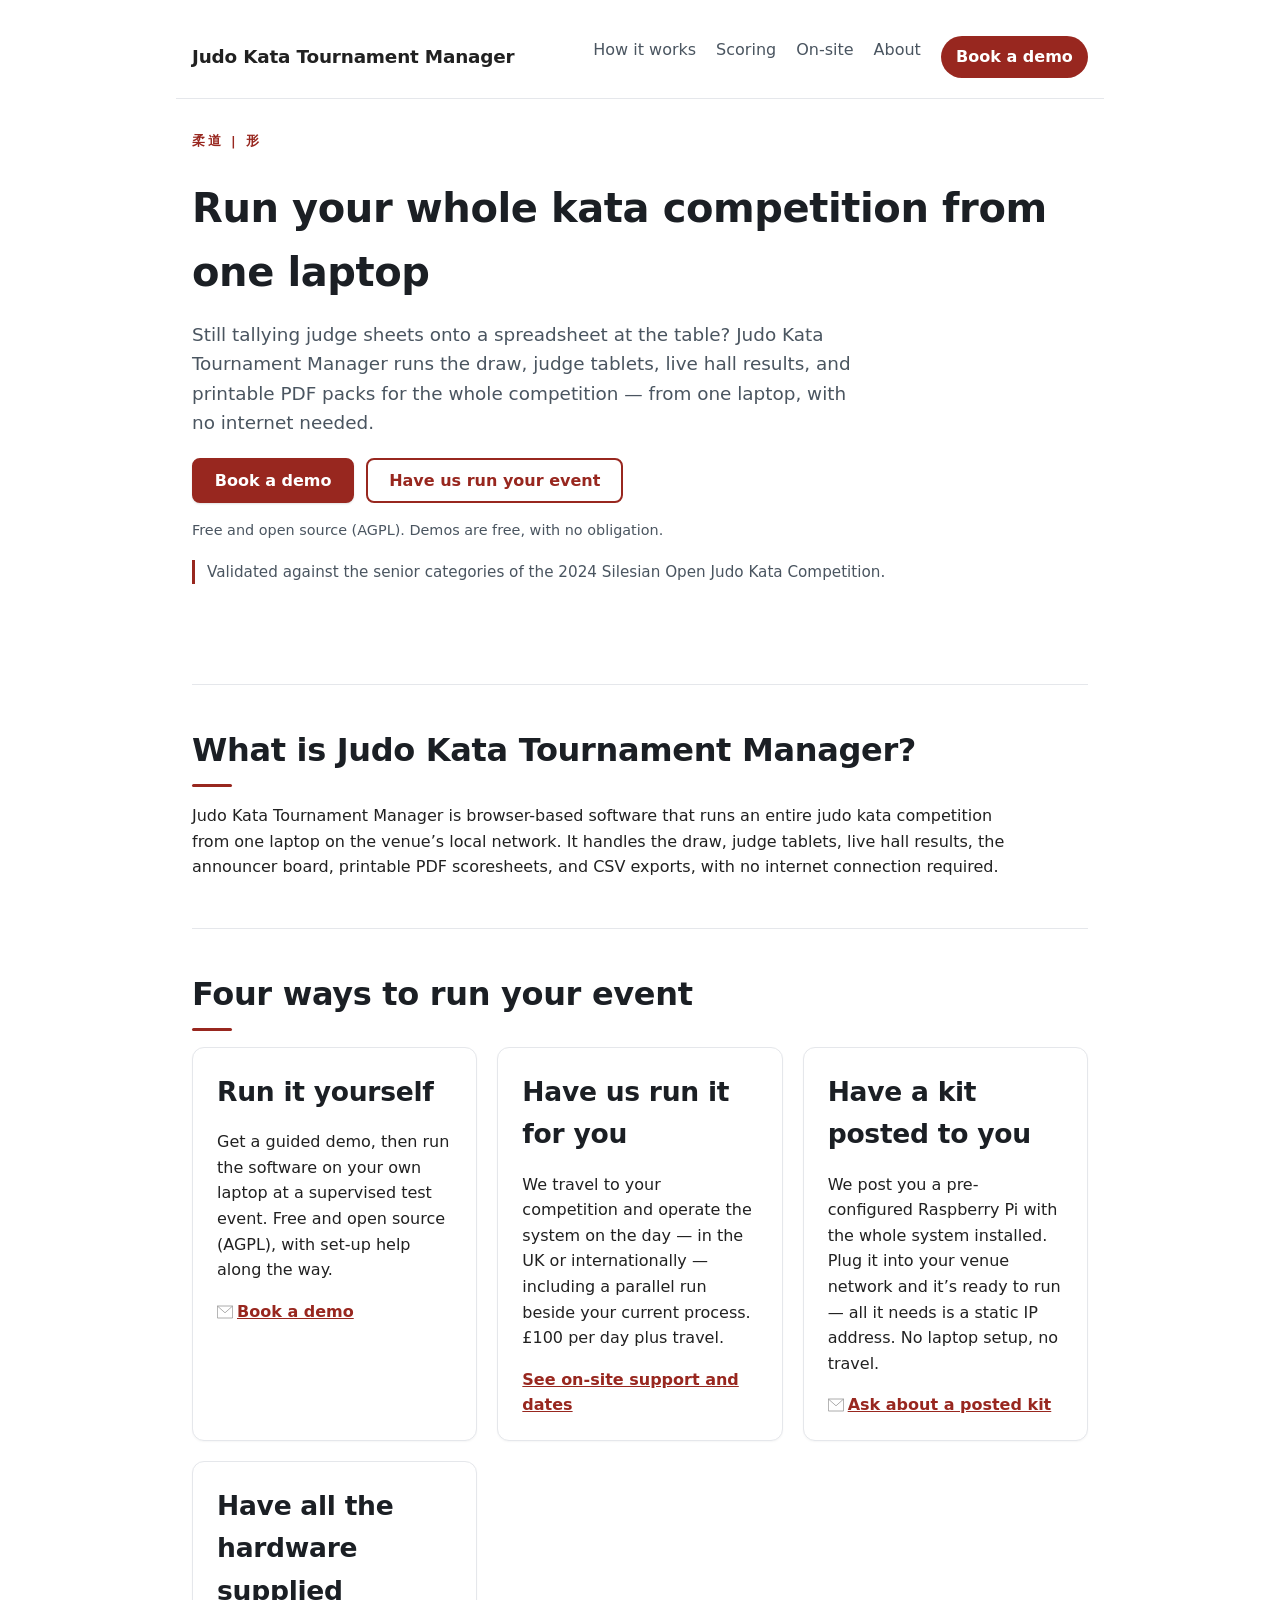
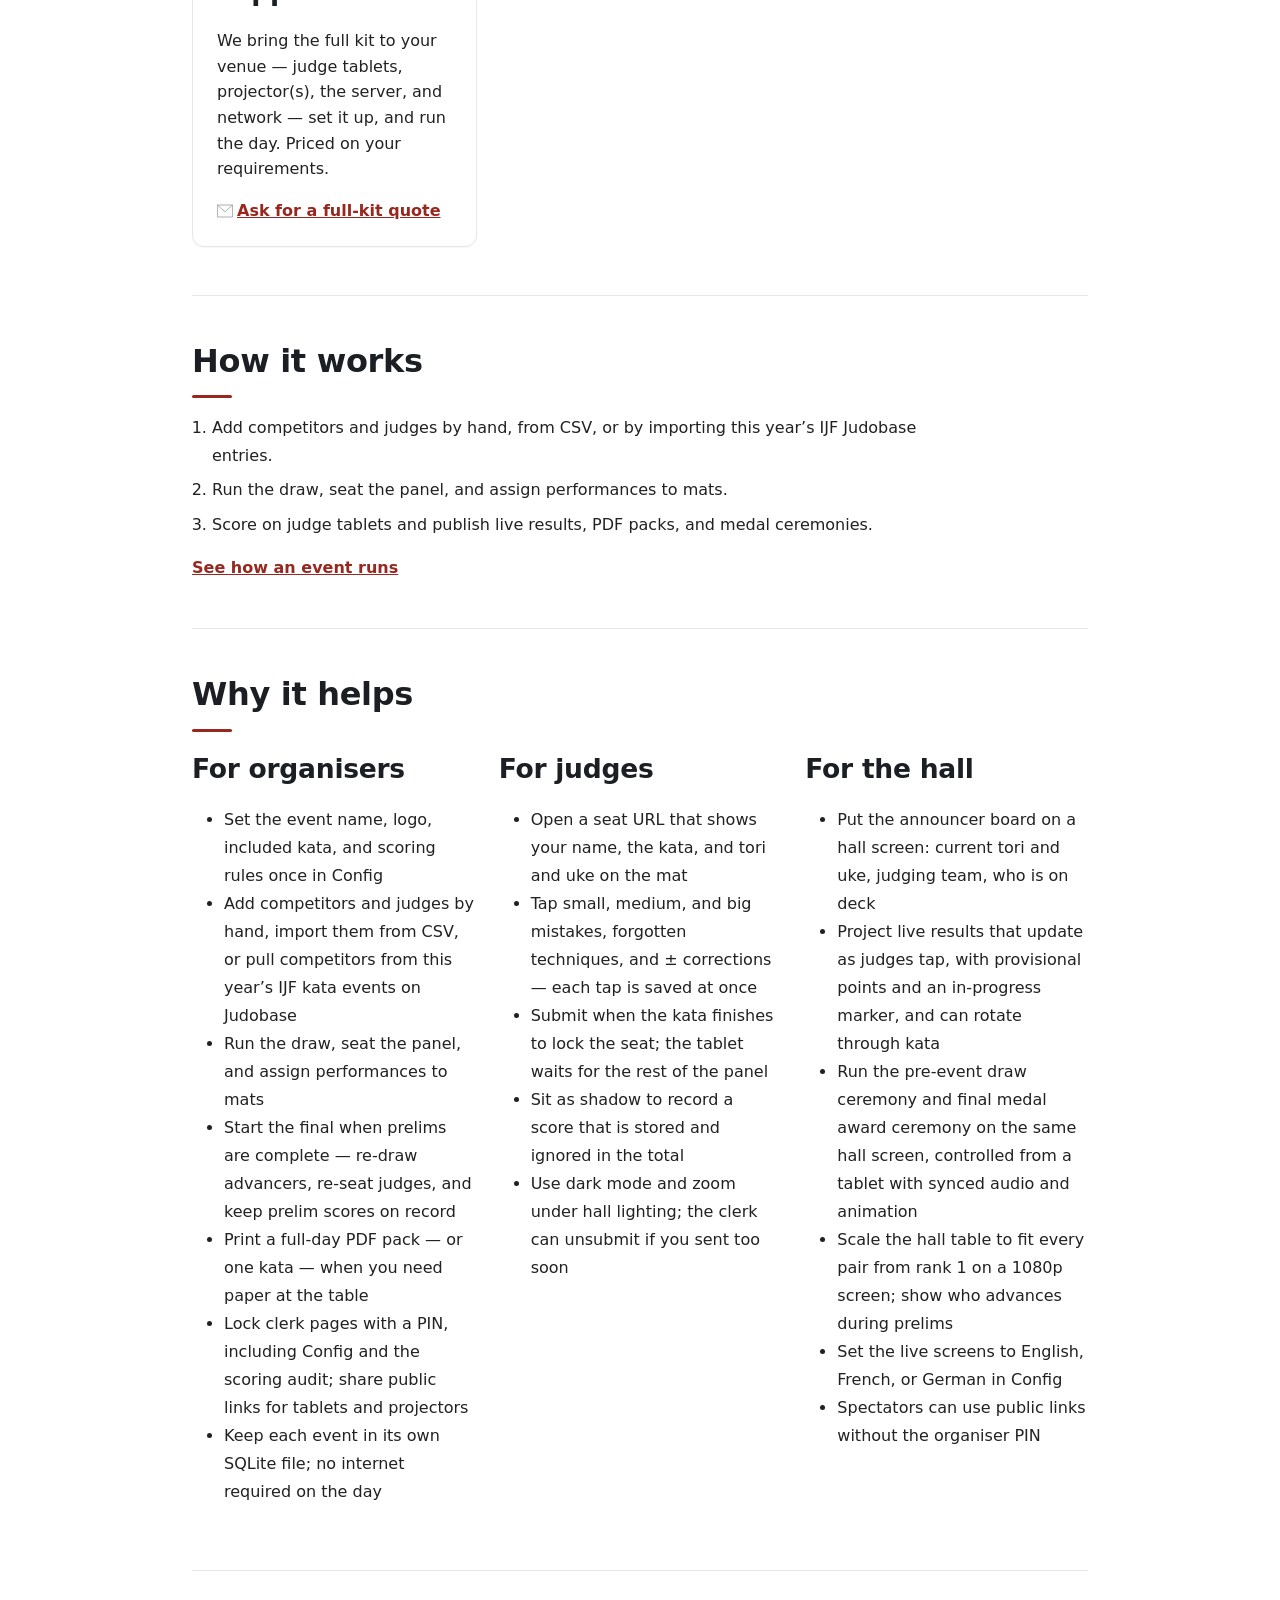
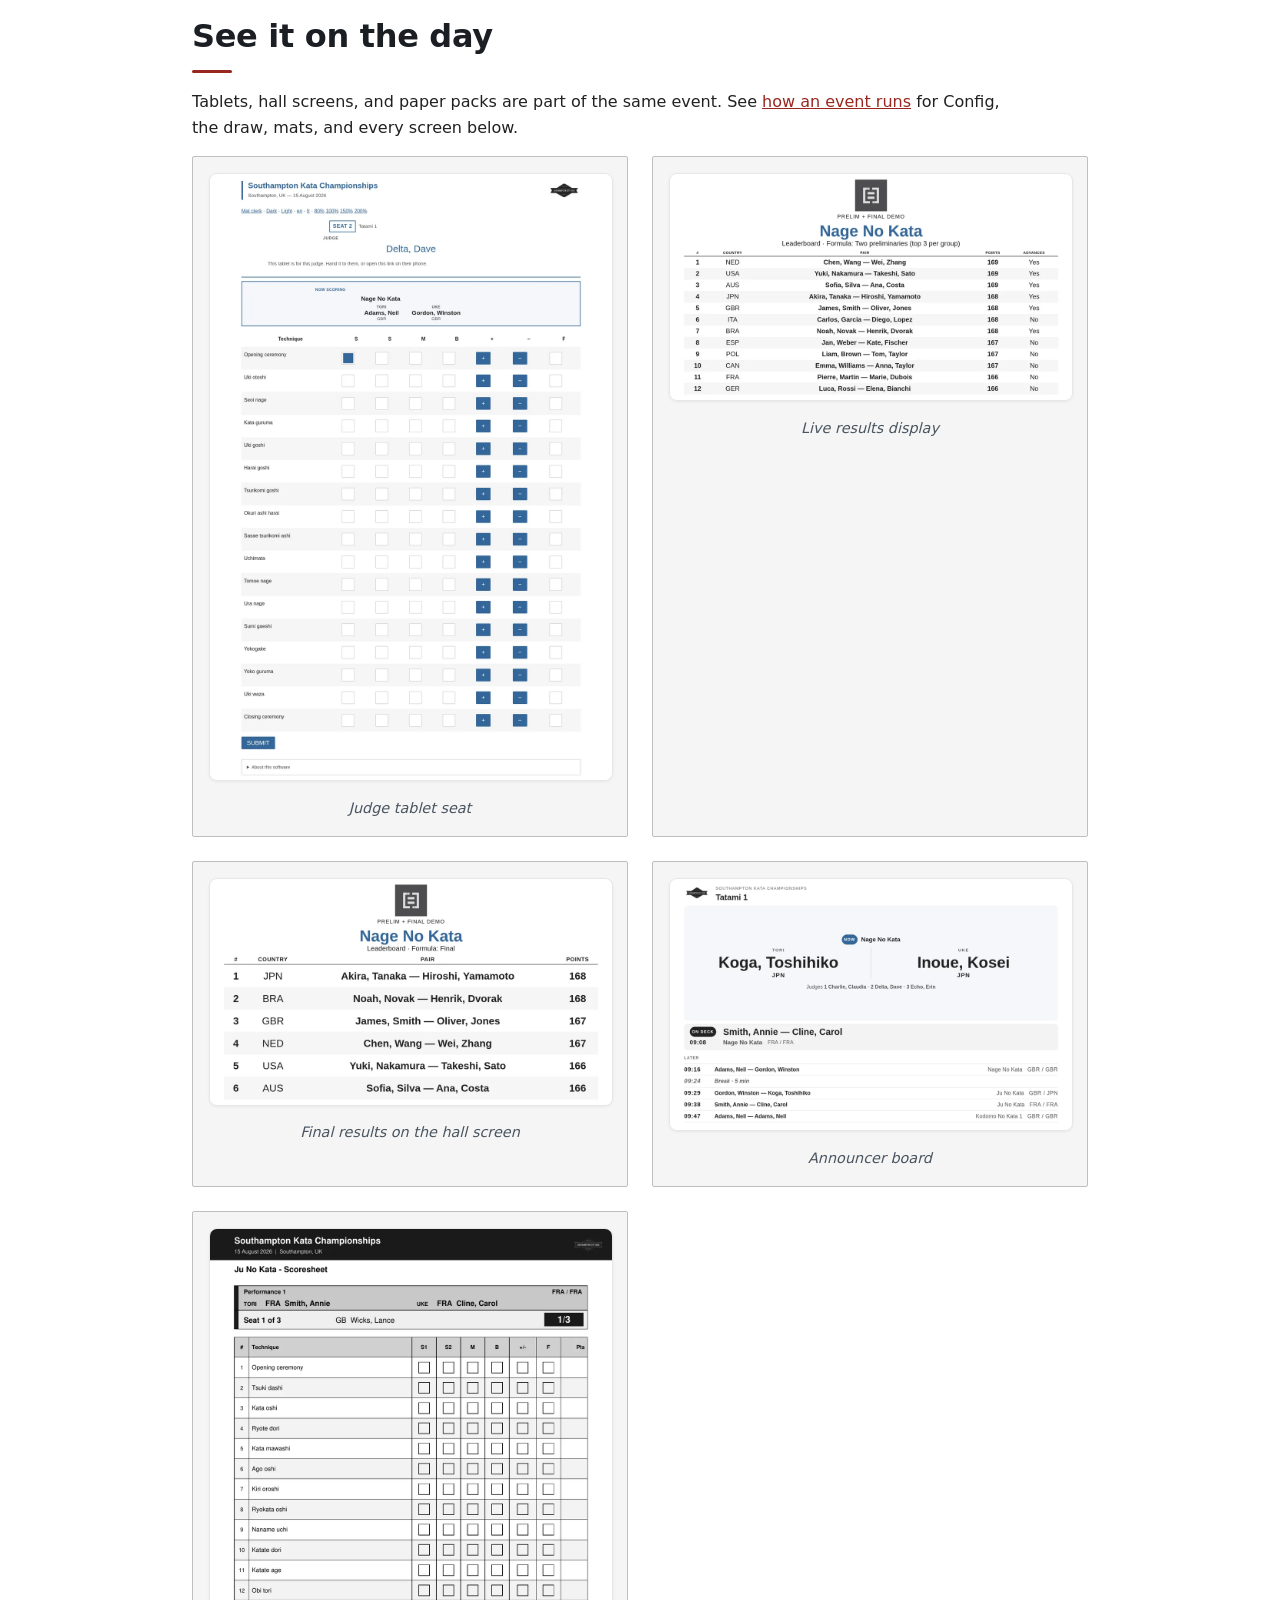
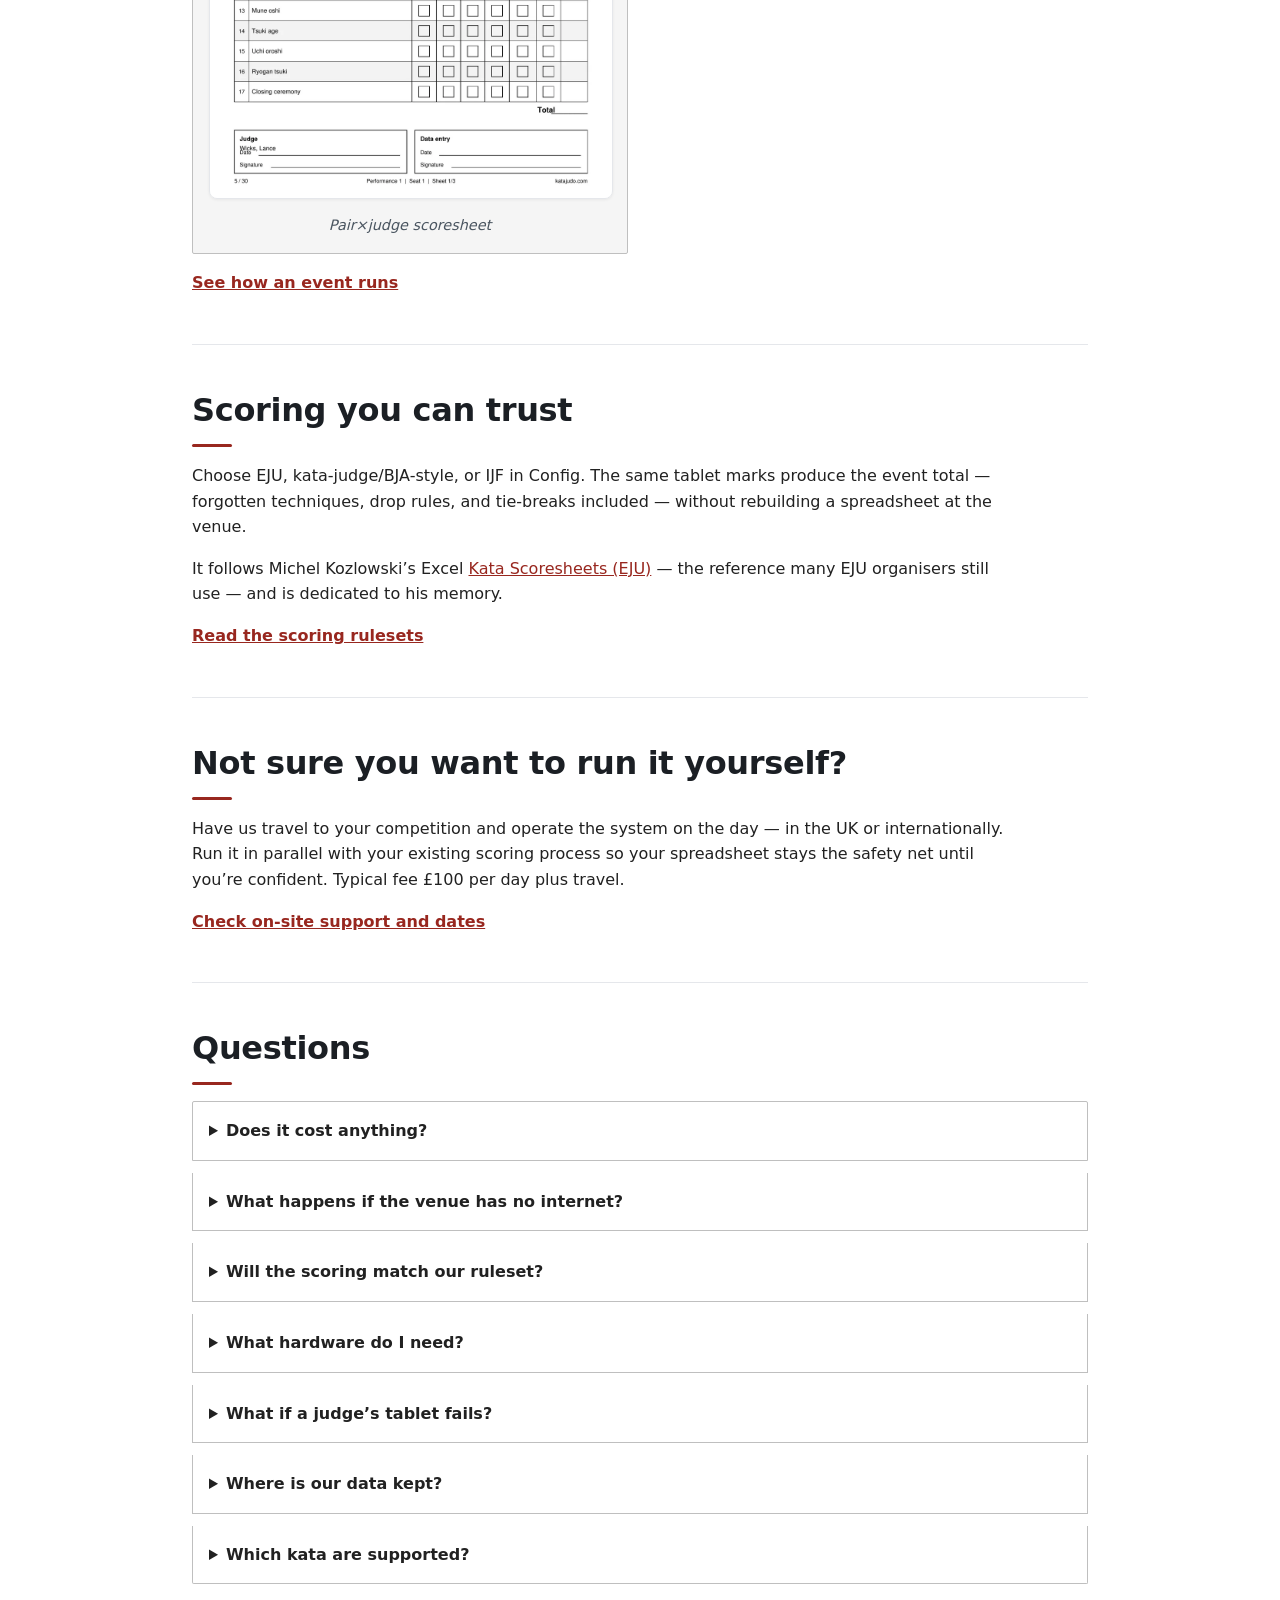
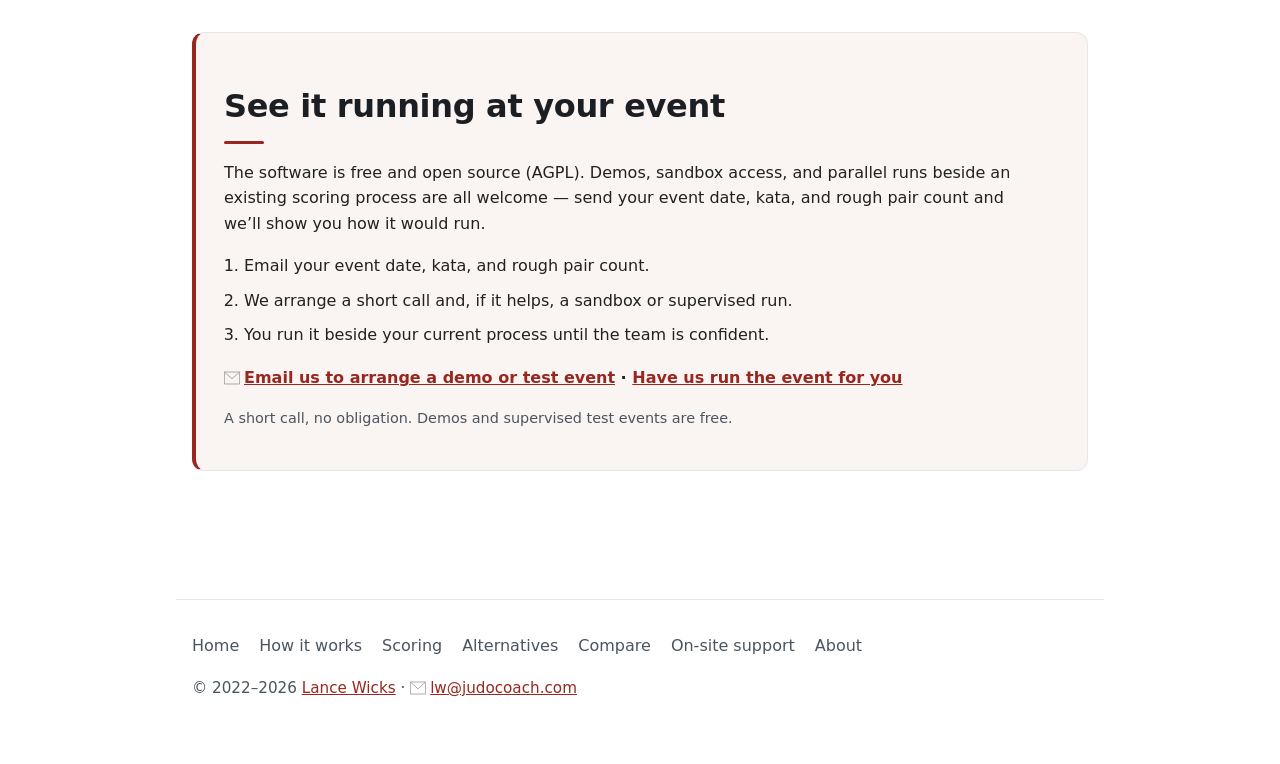
<file: index.html>
<!DOCTYPE html>
<html lang="en">
  <head>
    <meta charset="utf-8" />
    <meta name="viewport" content="width=device-width, initial-scale=1" />
    <meta name="theme-color" content="#ffffff" />
    <meta name="author" content="Lance Wicks" />
    <meta name="copyright" content="Lance Wicks" />
    <meta property="og:type" content="website" />
    <meta property="og:site_name" content="Judo Kata Tournament Manager" />
    <meta property="og:locale" content="en_GB" />
    <meta property="og:image" content="https://katajudo.com/og-image.png" />
    <meta property="og:image:alt" content="Judo Kata Tournament Manager" />
    <meta property="og:image:width" content="1200" />
    <meta property="og:image:height" content="621" />
    <meta name="twitter:card" content="summary_large_image" />
    <meta name="twitter:image" content="https://katajudo.com/og-image.png" />
    <meta name="twitter:image:alt" content="Judo Kata Tournament Manager" />
    <link rel="stylesheet" href="/css/almond.css" />
    <link rel="stylesheet" href="/css/kata.css" />
    <link rel="apple-touch-icon" sizes="180x180" href="/apple-touch-icon.png" />
    <link rel="icon" type="image/png" sizes="32x32" href="/favicon-32x32.png" />
    <link rel="icon" type="image/png" sizes="16x16" href="/favicon-16x16.png" />
    <link rel="manifest" href="/site.webmanifest" />
    <title>Judo Kata Tournament Manager | Scoring &amp; Live Results</title>
    <meta name="description" content="Organise and score judo kata on a laptop LAN. Judge tablets, live results, IJF import, EJU, BJA-style or IJF scoring, and printable PDF packs." />
    <link rel="canonical" href="https://katajudo.com/" />
    <meta property="og:url" content="https://katajudo.com/" />
    <meta property="og:title" content="Judo Kata Tournament Manager | Scoring, Draws &amp; Live Results" />
    <meta property="og:description" content="Organise and score judo kata on a laptop LAN. Judge tablets, live results, IJF import, EJU, BJA-style or IJF scoring, and printable PDF packs." />
    <meta name="twitter:title" content="Judo Kata Tournament Manager | Scoring, Draws &amp; Live Results" />
    <meta name="twitter:description" content="Organise and score judo kata on a laptop LAN. Judge tablets, live results, IJF import, EJU, BJA-style or IJF scoring, and printable PDF packs." />
    <meta name="yandex-verification" content="f9fff1ca0f81b708" />
    <script>
      (function () {
        var redirects = {
          workflow: "/how-it-works/",
          scoring: "/scoring/",
          deploy: "/how-it-works/#deploy",
          onsite: "/on-site/"
        };
        var key = window.location.hash.replace(/^#/, "");
        if (Object.prototype.hasOwnProperty.call(redirects, key)) {
          window.location.replace(redirects[key]);
        }
      })();
    </script>
    <script type="application/ld+json">
{
  "@context": "https://schema.org",
  "@graph": [
    {
      "@type": "WebSite",
      "@id": "https://katajudo.com/#website",
      "name": "Judo Kata Tournament Manager",
      "url": "https://katajudo.com/",
      "description": "Browser-based software to organise, score, and display judo kata competitions from one laptop on the local network.",
      "inLanguage": "en",
      "publisher": {
        "@id": "https://katajudo.com/#author"
      },
      "mainEntity": {
        "@id": "https://katajudo.com/#app"
      }
    },
    {
      "@type": [
        "SoftwareApplication",
        "WebApplication"
      ],
      "@id": "https://katajudo.com/#app",
      "name": "Judo Kata Tournament Manager",
      "url": "https://katajudo.com/",
      "image": "https://katajudo.com/og-image.png",
      "description": "Software to organise and score judo kata tournaments, with judge tablets, live provisional scores, hall displays, IJF import, three scoring rulesets, and printable PDF scoresheets.",
      "applicationCategory": "SportsApplication",
      "operatingSystem": "Web browser",
      "browserRequirements": "Modern web browser",
      "inLanguage": [
        "en",
        "fr",
        "de"
      ],
      "isAccessibleForFree": true,
      "license": "https://www.gnu.org/licenses/agpl-3.0.html",
      "author": {
        "@id": "https://katajudo.com/#author"
      },
      "softwareHelp": {
        "@type": "WebPage",
        "url": "https://katajudo.com/how-it-works/"
      },
      "screenshot": [
        {
          "@type": "ImageObject",
          "url": "https://katajudo.com/screenshots/Judge-Tablet.webp",
          "caption": "Named judge tablet with technique scoring controls"
        },
        {
          "@type": "ImageObject",
          "url": "https://katajudo.com/screenshots/Live-Results.webp",
          "caption": "Live results display with provisional scores"
        },
        {
          "@type": "ImageObject",
          "url": "https://katajudo.com/screenshots/Announcer.webp",
          "caption": "Announcer board for the hall"
        },
        {
          "@type": "ImageObject",
          "url": "https://katajudo.com/screenshots/Config.webp",
          "caption": "Event config with scoring ruleset and draw controls"
        },
        {
          "@type": "ImageObject",
          "url": "https://katajudo.com/screenshots/Live-Results-Final.webp",
          "caption": "Hall results after the final has started"
        },
        {
          "@type": "ImageObject",
          "url": "https://katajudo.com/screenshots/PDF-Prelim-Order.webp",
          "caption": "Preliminary performance order in a two-round PDF pack"
        },
        {
          "@type": "ImageObject",
          "url": "https://katajudo.com/screenshots/PDF-Scoresheet.webp",
          "caption": "Printable pair×judge PDF scoresheet"
        }
      ],
      "featureList": [
        "Organise a judo kata event from one laptop on a local network",
        "Named judge tablets with small, medium, big, forgotten, and correction marks",
        "Live results and announcer displays for the hall",
        "Import competitors from IJF Judobase or CSV",
        "EJU, kata-judge/BJA-style, and IJF scoring rulesets",
        "Printable PDF scoresheet packs",
        "Preliminary rounds with clerk-started finals and medal totals from the final only",
        "Large-field hall results that fit every row on a 1080p projector",
        "Offline SQLite file per event",
        "English, French, and German live screens",
        "Draw ceremony console with an animated hall display",
        "Medal award ceremony with animated hall display",
        "Scoring audit trail of tablet taps, submits, and unsubmits",
        "Shadow judge seats stored but ignored in totals",
        "PIN-protected clerk pages",
        "Per-kata leaderboard and technique-level CSV exports"
      ],
      "offers": {
        "@type": "Offer",
        "price": 0,
        "priceCurrency": "GBP",
        "availability": "https://schema.org/OnlineOnly",
        "description": "Available for demos and supervised test use. Licensed under the AGPL.",
        "url": "https://katajudo.com/"
      },
      "sameAs": [
        "https://github.com/lancew/kata-website"
      ]
    },
    {
      "@type": "Person",
      "@id": "https://katajudo.com/#author",
      "name": "Lance Wicks",
      "email": "lw@judocoach.com",
      "url": "https://katajudo.com/about/",
      "sameAs": [
        "https://github.com/lancew",
        "https://www.linkedin.com/in/lancew",
        "https://perl.kiwi/typing"
      ]
    },
    {
      "@type": "WebPage",
      "@id": "https://katajudo.com/#webpage",
      "url": "https://katajudo.com/",
      "name": "Judo Kata Tournament Manager | Scoring, Draws & Live Results",
      "description": "Organise and score judo kata on a laptop LAN. Judge tablets, live results, IJF import, EJU, BJA-style or IJF scoring, and printable PDF packs.",
      "isPartOf": {
        "@id": "https://katajudo.com/#website"
      },
      "about": {
        "@id": "https://katajudo.com/#app"
      },
      "primaryImageOfPage": {
        "@type": "ImageObject",
        "url": "https://katajudo.com/og-image.png"
      }
    },
    {
      "@type": "FAQPage",
      "@id": "https://katajudo.com/#faq",
      "url": "https://katajudo.com/",
      "isPartOf": {
        "@id": "https://katajudo.com/#website"
      },
      "mainEntity": [
        {
          "@type": "Question",
          "name": "Does it cost anything?",
          "acceptedAnswer": {
            "@type": "Answer",
            "text": "The software is free and open source under the AGPL. Demos and supervised test events are open now; a public download is not available yet. On-site support is optional and costs £100 per day plus travel."
          }
        },
        {
          "@type": "Question",
          "name": "What happens if the venue has no internet?",
          "acceptedAnswer": {
            "@type": "Answer",
            "text": "Nothing — it does not need any. The system runs on a laptop on the local network. If a live connection drops, the affected pages reload every five seconds."
          }
        },
        {
          "@type": "Question",
          "name": "Will the scoring match our ruleset?",
          "acceptedAnswer": {
            "@type": "Answer",
            "text": "Choose EJU, kata-judge/BJA-style, or IJF in Config. The rulesets were validated against the senior categories of the 2024 Silesian Open Judo Kata Competition."
          }
        },
        {
          "@type": "Question",
          "name": "What hardware do I need?",
          "acceptedAnswer": {
            "@type": "Answer",
            "text": "One laptop acts as the server; judges, the announcer, and displays use any browser on the same network. Optional Docker packaging is available for consistent deployment."
          }
        },
        {
          "@type": "Question",
          "name": "What if a judge’s tablet fails?",
          "acceptedAnswer": {
            "@type": "Answer",
            "text": "The event keeps running. The mat clerk can enter the same scores on a browser scoresheet, and every tap is saved as it happens, so nothing is lost."
          }
        },
        {
          "@type": "Question",
          "name": "Where is our data kept?",
          "acceptedAnswer": {
            "@type": "Answer",
            "text": "Each event is a single SQLite file on your own machine. There is no cloud service and no account to create."
          }
        },
        {
          "@type": "Question",
          "name": "Which kata are supported?",
          "acceptedAnswer": {
            "@type": "Answer",
            "text": "Nage-no-Kata, Katame-no-Kata, Ju-no-Kata, Kime-no-Kata, Kodokan Goshin Jutsu, Koshiki-no-Kata, Itsutsu-no-Kata, and Kodomo-no-Kata 1-7."
          }
        }
      ]
    }
  ]
}
    </script>
  </head>
  <body>
    <a class="skip-link" href="#main">Skip to main content</a>

    <header class="site-header">
      <p class="site-brand"><a href="/">Judo Kata Tournament Manager</a></p>
      <nav class="site-nav" aria-label="Primary">
        <ul>
          <li><a href="/how-it-works/">How it works</a></li>
          <li><a href="/scoring/">Scoring</a></li>
          <li><a href="/on-site/">On-site</a></li>
          <li><a href="/about/">About</a></li>
          <li>
            <a href="mailto:lw@judocoach.com?subject=Kata%20Tournament%20Manager%20demo&amp;body=Event%20name%3A%0AEvent%20date%3A%0AKata%3A%0APairs%3A%0AYour%20role%3A%0A">Book a demo</a>
          </li>
        </ul>
      </nav>
    </header>

    <main id="main" class="content">
      <section class="hero" aria-labelledby="hero-heading">
        <p class="hero-brand" lang="ja">柔道 | 形</p>
        <h1 id="hero-heading">Run your whole kata competition from one laptop</h1>
        <p class="lede">
          Still tallying judge sheets onto a spreadsheet at the table? Judo Kata
          Tournament Manager runs the draw, judge tablets, live hall results, and
          printable PDF packs for the whole competition — from one laptop, with
          no internet needed.
        </p>
        <p class="hero-actions">
          <a
            class="button-primary"
            href="mailto:lw@judocoach.com?subject=Kata%20Tournament%20Manager%20demo&amp;body=Event%20name%3A%0AEvent%20date%3A%0AKata%3A%0APairs%3A%0AYour%20role%3A%0A"
            >Book a demo</a
          >
          <a class="button-secondary" href="/on-site/"
            >Have us run your event</a
          >
        </p>
        <p class="muted">
          Free and open source (AGPL). Demos are free, with no obligation.
        </p>
        <p class="hero-proof">
          Validated against the senior categories of the 2024 Silesian Open Judo
          Kata Competition.
        </p>
      </section>

      <section class="section" aria-labelledby="what-heading">
        <h2 id="what-heading">What is Judo Kata Tournament Manager?</h2>
        <p>
          Judo Kata Tournament Manager is browser-based software that runs an
          entire judo kata competition from one laptop on the venue’s local
          network. It handles the draw, judge tablets, live hall results, the
          announcer board, printable PDF scoresheets, and CSV exports, with no
          internet connection required.
        </p>
      </section>

      <section class="section" aria-labelledby="options-heading">
        <h2 id="options-heading">Four ways to run your event</h2>
        <div class="offer-grid">
          <div class="offer">
            <h3>Run it yourself</h3>
            <p>
              Get a guided demo, then run the software on your own laptop at a
              supervised test event. Free and open source (AGPL), with set-up
              help along the way.
            </p>
            <p class="section-cta">
              <a
                href="mailto:lw@judocoach.com?subject=Kata%20Tournament%20Manager%20demo&amp;body=Event%20name%3A%0AEvent%20date%3A%0AKata%3A%0APairs%3A%0AYour%20role%3A%0A"
                >Book a demo</a
              >
            </p>
          </div>
          <div class="offer">
            <h3>Have us run it for you</h3>
            <p>
              We travel to your competition and operate the system on the day —
              in the UK or internationally — including a parallel run beside
              your current process. £100 per day plus travel.
            </p>
            <p class="section-cta">
              <a href="/on-site/">See on-site support and dates</a>
            </p>
          </div>
          <div class="offer">
            <h3>Have a kit posted to you</h3>
            <p>
              We post you a pre-configured Raspberry Pi with the whole system
              installed. Plug it into your venue network and it’s ready to run —
              all it needs is a static IP address. No laptop setup, no travel.
            </p>
            <p class="section-cta">
              <a
                href="mailto:lw@judocoach.com?subject=Kata%20Tournament%20Manager%20posted%20kit&amp;body=Event%20name%3A%0AEvent%20date%3A%0AKata%3A%0APairs%3A%0A"
                >Ask about a posted kit</a
              >
            </p>
          </div>
          <div class="offer">
            <h3>Have all the hardware supplied</h3>
            <p>
              We bring the full kit to your venue — judge tablets, projector(s),
              the server, and network — set it up, and run the day. Priced on
              your requirements.
            </p>
            <p class="section-cta">
              <a
                href="mailto:lw@judocoach.com?subject=Kata%20Tournament%20Manager%20full%20kit&amp;body=Event%20name%3A%0AEvent%20date%3A%0AKata%3A%0APairs%3A%0AScreens%20or%20kit%20needed%3A%0A"
                >Ask for a full-kit quote</a
              >
            </p>
          </div>
        </div>
      </section>

      <section class="section" aria-labelledby="steps-heading">
        <h2 id="steps-heading">How it works</h2>
        <ol class="steps">
          <li>
            Add competitors and judges by hand, from CSV, or by importing this
            year’s IJF Judobase entries.
          </li>
          <li>Run the draw, seat the panel, and assign performances to mats.</li>
          <li>
            Score on judge tablets and publish live results, PDF packs, and
            medal ceremonies.
          </li>
        </ol>
        <p class="section-cta">
          <a href="/how-it-works/">See how an event runs</a>
        </p>
      </section>

      <section id="why" class="section" aria-labelledby="why-heading">
        <h2 id="why-heading">Why it helps</h2>
        <div class="three-col">
          <div>
            <h3>For organisers</h3>
            <ul>
              <li>
                Set the event name, logo, included kata, and scoring rules once
                in Config
              </li>
              <li>
                Add competitors and judges by hand, import them from CSV, or
                pull competitors from this year’s IJF kata events on Judobase
              </li>
              <li>
                Run the draw, seat the panel, and assign performances to mats
              </li>
              <li>
                Start the final when prelims are complete — re-draw advancers,
                re-seat judges, and keep prelim scores on record
              </li>
              <li>
                Print a full-day PDF pack — or one kata — when you need paper at
                the table
              </li>
              <li>
                Lock clerk pages with a PIN, including Config and the scoring
                audit; share public links for tablets and projectors
              </li>
              <li>
                Keep each event in its own SQLite file; no internet required on
                the day
              </li>
            </ul>
          </div>
          <div>
            <h3>For judges</h3>
            <ul>
              <li>
                Open a seat URL that shows your name, the kata, and tori and
                uke on the mat
              </li>
              <li>
                Tap small, medium, and big mistakes, forgotten techniques, and
                ± corrections — each tap is saved at once
              </li>
              <li>
                Submit when the kata finishes to lock the seat; the tablet waits
                for the rest of the panel
              </li>
              <li>
                Sit as shadow to record a score that is stored and ignored in
                the total
              </li>
              <li>
                Use dark mode and zoom under hall lighting; the clerk can
                unsubmit if you sent too soon
              </li>
            </ul>
          </div>
          <div>
            <h3>For the hall</h3>
            <ul>
              <li>
                Put the announcer board on a hall screen: current tori and uke,
                judging team, who is on deck
              </li>
              <li>
                Project live results that update as judges tap, with provisional
                points and an in-progress marker, and can rotate through kata
              </li>
              <li>
                Run the pre-event draw ceremony and final medal award ceremony
                on the same hall screen, controlled from a tablet with synced
                audio and animation
              </li>
              <li>
                Scale the hall table to fit every pair from rank 1 on a 1080p
                screen; show who advances during prelims
              </li>
              <li>
                Set the live screens to English, French, or German in Config
              </li>
              <li>
                Spectators can use public links without the organiser PIN
              </li>
            </ul>
          </div>
        </div>
      </section>

      <section class="section" aria-labelledby="proof-heading">
        <h2 id="proof-heading">See it on the day</h2>
        <p>
          Tablets, hall screens, and paper packs are part of the same event. See
          <a href="/how-it-works/">how an event runs</a> for Config, the draw,
          mats, and every screen below.
        </p>
        <div class="proof-gallery">
          <figure>
            <img
              src="/screenshots/Judge-Tablet.webp"
              alt="Judge tablet for seat 2 showing the named judge, tori and uke, and technique scoring grid with S M B F and plus minus controls"
              loading="lazy"
              width="1046"
              height="1576"
            />
            <figcaption>Judge tablet seat</figcaption>
          </figure>
          <figure>
            <img
              src="/screenshots/Live-Results.webp"
              alt="Live results display for Nage-no-Kata during two preliminaries showing twelve ranked pairs with an Advances column"
              loading="lazy"
              width="1046"
              height="588"
            />
            <figcaption>Live results display</figcaption>
          </figure>
          <figure>
            <img
              src="/screenshots/Live-Results-Final.webp"
              alt="Hall results after the final has started, showing six finalists and the formula Final"
              loading="lazy"
              width="1046"
              height="588"
            />
            <figcaption>Final results on the hall screen</figcaption>
          </figure>
          <figure>
            <img
              src="/screenshots/Announcer.webp"
              alt="Announcer board for Tatami 1 with current tori and uke, judging team, on-deck pair, and later schedule including a break"
              loading="lazy"
              width="1046"
              height="654"
            />
            <figcaption>Announcer board</figcaption>
          </figure>
          <figure>
            <img
              src="/screenshots/PDF-Scoresheet.webp"
              alt="Printed PDF scoresheet with event header, pair and judge details, mistake checkbox grid, total, and signature boxes"
              loading="lazy"
              width="1046"
              height="1480"
            />
            <figcaption>Pair×judge scoresheet</figcaption>
          </figure>
        </div>
        <p class="section-cta">
          <a href="/how-it-works/">See how an event runs</a>
        </p>
      </section>

      <section class="section" aria-labelledby="scoring-teaser-heading">
        <h2 id="scoring-teaser-heading">Scoring you can trust</h2>
        <p>
          Choose EJU, kata-judge/BJA-style, or IJF in Config. The same tablet
          marks produce the event total — forgotten techniques, drop rules, and
          tie-breaks included — without rebuilding a spreadsheet at the venue.
        </p>
        <p>
          It follows Michel Kozlowski’s Excel
          <a
            href="https://sites.google.com/site/katascoresheets/"
            rel="noopener noreferrer"
            >Kata Scoresheets (EJU)</a
          >
          — the reference many EJU organisers still use — and is dedicated to his
          memory.
        </p>
        <p class="section-cta">
          <a href="/scoring/">Read the scoring rulesets</a>
        </p>
      </section>

      <section class="section" aria-labelledby="onsite-teaser-heading">
        <h2 id="onsite-teaser-heading">Not sure you want to run it yourself?</h2>
        <p>
          Have us travel to your competition and operate the system on the
          day — in the UK or internationally. Run it in parallel with your
          existing scoring process so your spreadsheet stays the safety net
          until you’re confident. Typical fee £100 per day plus travel.
        </p>
        <p class="section-cta">
          <a href="/on-site/">Check on-site support and dates</a>
        </p>
      </section>

      <section class="section faq" aria-labelledby="faq-heading">
        <h2 id="faq-heading">Questions</h2>
        <details>
          <summary>Does it cost anything?</summary>
          <p>
            The software is free and open source under the AGPL. Demos and
            supervised test events are open now; a public download isn’t
            available yet — <a href="mailto:lw@judocoach.com?subject=Kata%20Tournament%20Manager%20demo&amp;body=Event%20name%3A%0AEvent%20date%3A%0AKata%3A%0APairs%3A%0AYour%20role%3A%0A">get in touch</a>
            and we’ll set you up. On-site support is optional and costs
            <a href="/on-site/">£100 per day</a> plus travel.
          </p>
        </details>
        <details>
          <summary>What happens if the venue has no internet?</summary>
          <p>
            Nothing — it doesn’t need any. The system runs on a laptop on the
            local network. If a live connection drops, the affected pages reload
            every five seconds.
          </p>
        </details>
        <details>
          <summary>Will the scoring match our ruleset?</summary>
          <p>
            Choose EJU, kata-judge/BJA-style, or IJF in Config. The rulesets
            were validated against the senior categories of the 2024 Silesian
            Open Judo Kata Competition.
          </p>
        </details>
        <details>
          <summary>What hardware do I need?</summary>
          <p>
            One laptop acts as the server; judges, the announcer, and displays
            use any browser on the same network. Optional Docker packaging is
            available for consistent deployment.
          </p>
        </details>
        <details>
          <summary>What if a judge’s tablet fails?</summary>
          <p>
            The event keeps running. The mat clerk can enter the same scores on a
            browser scoresheet, and every tap is saved as it happens, so nothing
            is lost.
          </p>
        </details>
        <details>
          <summary>Where is our data kept?</summary>
          <p>
            Each event is a single SQLite file on your own machine. There is no
            cloud service and no account to create.
          </p>
        </details>
        <details>
          <summary>Which kata are supported?</summary>
          <p>
            Nage-no-Kata, Katame-no-Kata, Ju-no-Kata, Kime-no-Kata, Kodokan
            Goshin Jutsu, Koshiki-no-Kata, Itsutsu-no-Kata, and Kodomo-no-Kata
            1–7. See the <a href="/scoring/">scoring page</a> for details.
          </p>
        </details>
      </section>

      <section id="demo" class="section cta-panel" aria-labelledby="demo-heading">
        <h2 id="demo-heading">See it running at your event</h2>
        <p>
          The software is free and open source (AGPL). Demos, sandbox access,
          and parallel runs beside an existing scoring process are all welcome —
          send your event date, kata, and rough pair count and we’ll show you
          how it would run.
        </p>
        <ol class="steps">
          <li>Email your event date, kata, and rough pair count.</li>
          <li>
            We arrange a short call and, if it helps, a sandbox or supervised
            run.
          </li>
          <li>
            You run it beside your current process until the team is confident.
          </li>
        </ol>
        <p class="section-cta">
          <a href="mailto:lw@judocoach.com?subject=Kata%20Tournament%20Manager%20demo&amp;body=Event%20name%3A%0AEvent%20date%3A%0AKata%3A%0APairs%3A%0AYour%20role%3A%0A">Email us to arrange a demo or test event</a>
          ·
          <a href="/on-site/">Have us run the event for you</a>
        </p>
        <p class="muted">
          A short call, no obligation. Demos and supervised test events are free.
        </p>
      </section>
    </main>

    <footer class="site-footer">
      <nav class="footer-nav" aria-label="Footer">
        <ul>
          <li><a href="/">Home</a></li>
          <li><a href="/how-it-works/">How it works</a></li>
          <li><a href="/scoring/">Scoring</a></li>
          <li><a href="/alternatives/">Alternatives</a></li>
          <li><a href="/compare/">Compare</a></li>
          <li><a href="/on-site/">On-site support</a></li>
          <li><a href="/about/">About</a></li>
        </ul>
      </nav>
      <p>
        © 2022–2026
        <a href="/about/">Lance Wicks</a>
        ·
        <a href="mailto:lw@judocoach.com">lw@judocoach.com</a>
      </p>
    </footer>

    <dialog class="lightbox" id="lightbox">
      <button type="button" class="lightbox-close" aria-label="Close">
        ×
      </button>
      <img id="lightbox-img" alt="" />
    </dialog>
    <script src="/js/lightbox.js" defer></script>
  </body>
</html>
</file>
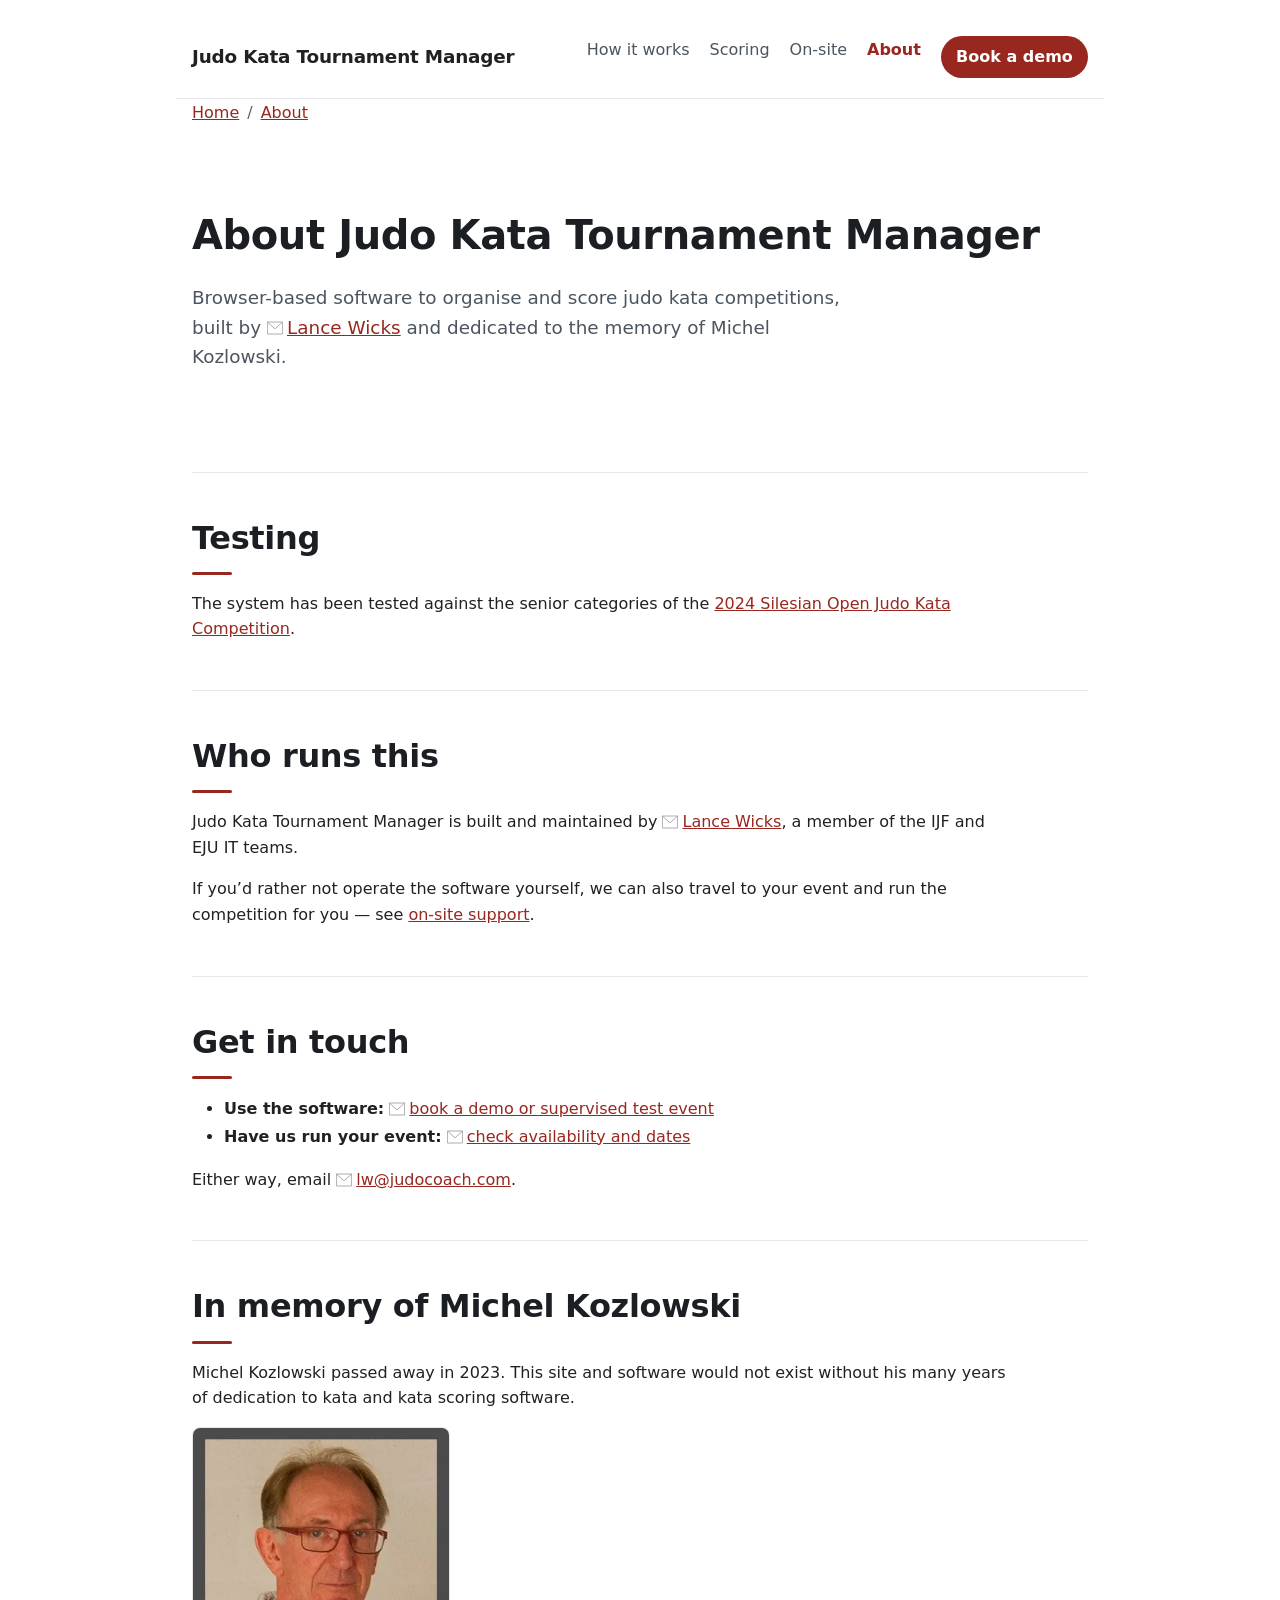
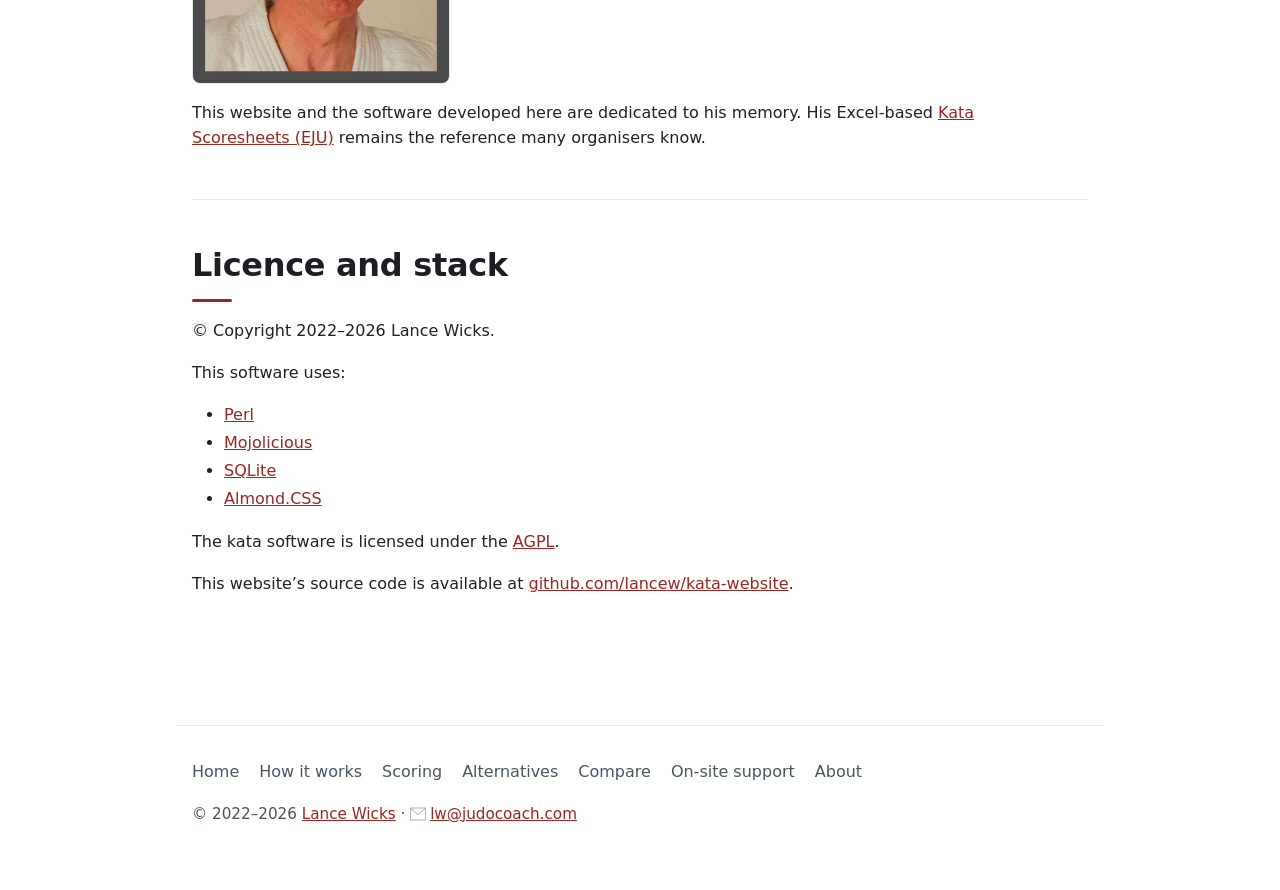
<file: about/index.html>
<!DOCTYPE html>
<html lang="en">
  <head>
    <meta charset="utf-8" />
    <meta name="viewport" content="width=device-width, initial-scale=1" />
    <meta name="theme-color" content="#ffffff" />
    <meta name="author" content="Lance Wicks" />
    <meta name="copyright" content="Lance Wicks" />
    <meta property="og:type" content="website" />
    <meta property="og:site_name" content="Judo Kata Tournament Manager" />
    <meta property="og:locale" content="en_GB" />
    <meta property="og:image" content="https://katajudo.com/og-image.png" />
    <meta property="og:image:alt" content="Judo Kata Tournament Manager" />
    <meta property="og:image:width" content="1200" />
    <meta property="og:image:height" content="621" />
    <meta name="twitter:card" content="summary_large_image" />
    <meta name="twitter:image" content="https://katajudo.com/og-image.png" />
    <meta name="twitter:image:alt" content="Judo Kata Tournament Manager" />
    <link rel="stylesheet" href="/css/almond.css" />
    <link rel="stylesheet" href="/css/kata.css" />
    <link rel="apple-touch-icon" sizes="180x180" href="/apple-touch-icon.png" />
    <link rel="icon" type="image/png" sizes="32x32" href="/favicon-32x32.png" />
    <link rel="icon" type="image/png" sizes="16x16" href="/favicon-16x16.png" />
    <link rel="manifest" href="/site.webmanifest" />
    <title>About the project | Judo Kata Tournament Manager</title>
    <meta name="description" content="Judo Kata Tournament Manager is built by Lance Wicks and dedicated to Michel Kozlowski. Contact, AGPL licence, and how to get a demo." />
    <link rel="canonical" href="https://katajudo.com/about/" />
    <meta property="og:url" content="https://katajudo.com/about/" />
    <meta property="og:title" content="About the project | Judo Kata Tournament Manager" />
    <meta property="og:description" content="Judo Kata Tournament Manager is built by Lance Wicks and dedicated to Michel Kozlowski. Contact, AGPL licence, and how to get a demo." />
    <meta name="twitter:title" content="About the project | Judo Kata Tournament Manager" />
    <meta name="twitter:description" content="Judo Kata Tournament Manager is built by Lance Wicks and dedicated to Michel Kozlowski. Contact, AGPL licence, and how to get a demo." />
    <script type="application/ld+json">
{
  "@context": "https://schema.org",
  "@graph": [
    {
      "@type": "WebSite",
      "@id": "https://katajudo.com/#website",
      "name": "Judo Kata Tournament Manager",
      "url": "https://katajudo.com/",
      "description": "Browser-based software to organise, score, and display judo kata competitions from one laptop on the local network.",
      "inLanguage": "en",
      "publisher": {
        "@id": "https://katajudo.com/#author"
      },
      "mainEntity": {
        "@id": "https://katajudo.com/#app"
      }
    },
    {
      "@type": "Person",
      "@id": "https://katajudo.com/#author",
      "name": "Lance Wicks",
      "email": "lw@judocoach.com",
      "url": "https://katajudo.com/about/",
      "sameAs": [
        "https://github.com/lancew",
        "https://www.linkedin.com/in/lancew",
        "https://perl.kiwi/typing"
      ]
    },
    {
      "@type": "SoftwareApplication",
      "@id": "https://katajudo.com/#app",
      "name": "Judo Kata Tournament Manager",
      "url": "https://katajudo.com/"
    },
    {
      "@type": "AboutPage",
      "@id": "https://katajudo.com/about/#webpage",
      "url": "https://katajudo.com/about/",
      "name": "About the project | Judo Kata Tournament Manager",
      "description": "Judo Kata Tournament Manager is built by Lance Wicks and dedicated to Michel Kozlowski. Contact, AGPL licence, and how to get a demo.",
      "isPartOf": {
        "@id": "https://katajudo.com/#website"
      },
      "about": {
        "@id": "https://katajudo.com/#app"
      },
      "primaryImageOfPage": {
        "@type": "ImageObject",
        "url": "https://katajudo.com/og-image.png"
      }
    },
    {
      "@type": "BreadcrumbList",
      "itemListElement": [
        {
          "@type": "ListItem",
          "position": 1,
          "name": "Home",
          "item": "https://katajudo.com/"
        },
        {
          "@type": "ListItem",
          "position": 2,
          "name": "About",
          "item": "https://katajudo.com/about/"
        }
      ]
    }
  ]
}
    </script>
  </head>
  <body>
    <a class="skip-link" href="#main">Skip to main content</a>

    <header class="site-header">
      <p class="site-brand"><a href="/">Judo Kata Tournament Manager</a></p>
      <nav class="site-nav" aria-label="Primary">
        <ul>
          <li><a href="/how-it-works/">How it works</a></li>
          <li><a href="/scoring/">Scoring</a></li>
          <li><a href="/on-site/">On-site</a></li>
          <li><a href="/about/" aria-current="page">About</a></li>
          <li>
            <a href="mailto:lw@judocoach.com?subject=Kata%20Tournament%20Manager%20demo&amp;body=Event%20name%3A%0AEvent%20date%3A%0AKata%3A%0APairs%3A%0AYour%20role%3A%0A">Book a demo</a>
          </li>
        </ul>
      </nav>
    </header>

    <main id="main" class="content">
      <nav class="breadcrumbs" aria-label="Breadcrumb">
        <ol>
          <li><a href="/">Home</a></li>
          <li><a href="/about/" aria-current="page">About</a></li>
        </ol>
      </nav>

      <header class="hero">
        <h1>About Judo Kata Tournament Manager</h1>
        <p class="lede">
          Browser-based software to organise and score judo kata competitions,
          built by
          <a href="mailto:lw@judocoach.com">Lance Wicks</a>
          and dedicated to the memory of Michel Kozlowski.
        </p>
      </header>

      <section class="section" aria-labelledby="testing-heading">
        <h2 id="testing-heading">Testing</h2>
        <p>
          The system has been tested against the senior categories of the
          <a
            href="https://sites.google.com/view/silesian-kata/silesian-open-judo-kata"
            rel="noopener noreferrer"
            >2024 Silesian Open Judo Kata Competition</a
          >.
        </p>
      </section>

      <section class="section" aria-labelledby="who-heading">
        <h2 id="who-heading">Who runs this</h2>
        <p>
          Judo Kata Tournament Manager is built and maintained by
          <a href="mailto:lw@judocoach.com">Lance Wicks</a>, a member of the
          IJF and EJU IT teams.
        </p>
        <p>
          If you’d rather not operate the software yourself, we can also travel
          to your event and run the competition for you — see
          <a href="/on-site/">on-site support</a>.
        </p>
      </section>

      <section class="section" aria-labelledby="contact-heading">
        <h2 id="contact-heading">Get in touch</h2>
        <ul>
          <li>
            <strong>Use the software:</strong>
            <a
              href="mailto:lw@judocoach.com?subject=Kata%20Tournament%20Manager%20demo&amp;body=Event%20name%3A%0AEvent%20date%3A%0AKata%3A%0APairs%3A%0AYour%20role%3A%0A"
              >book a demo or supervised test event</a
            >
          </li>
          <li>
            <strong>Have us run your event:</strong>
            <a
              href="mailto:lw@judocoach.com?subject=On-site%20kata%20scoring%20support&amp;body=Event%20name%3A%0AEvent%20date%3A%0ALocation%3A%0AKata%3A%0APairs%3A%0A"
              >check availability and dates</a
            >
          </li>
        </ul>
        <p>
          Either way, email
          <a href="mailto:lw@judocoach.com">lw@judocoach.com</a>.
        </p>
      </section>

      <section class="section memorial" aria-labelledby="memorial-heading">
        <h2 id="memorial-heading">In memory of Michel Kozlowski</h2>
        <p>
          Michel Kozlowski passed away in 2023. This site and software would not
          exist without his many years of dedication to kata and kata scoring
          software.
        </p>
        <img
          src="/mk.webp"
          alt="Portrait of Michel Kozlowski"
          width="512"
          height="510"
          loading="lazy"
        />
        <p>
          This website and the software developed here are dedicated to his
          memory. His Excel-based
          <a
            href="https://sites.google.com/site/katascoresheets/"
            rel="noopener noreferrer"
            >Kata Scoresheets (EJU)</a
          >
          remains the reference many organisers know.
        </p>
      </section>

      <section class="section" aria-labelledby="licence-heading">
        <h2 id="licence-heading">Licence and stack</h2>
        <p>© Copyright 2022–2026 Lance Wicks.</p>
        <p>This software uses:</p>
        <ul>
          <li>
            <a href="https://www.perl.org/" rel="noopener noreferrer">Perl</a>
          </li>
          <li>
            <a href="https://mojolicious.io/" rel="noopener noreferrer"
              >Mojolicious</a
            >
          </li>
          <li>
            <a href="https://sqlite.org/index.html" rel="noopener noreferrer"
              >SQLite</a
            >
          </li>
          <li>
            <a
              href="https://alvaromontoro.github.io/almond.css/demo/"
              rel="noopener noreferrer"
              >Almond.CSS</a
            >
          </li>
        </ul>
        <p>
          The kata software is licensed under the
          <a
            href="https://github.com/lancew/judo-kata-tournament-manager/blob/main/LICENSE"
            rel="noopener noreferrer"
            >AGPL</a
          >.
        </p>
        <p>
          This website’s source code is available at
          <a
            href="https://github.com/lancew/kata-website"
            rel="noopener noreferrer"
            >github.com/lancew/kata-website</a
          >.
        </p>
      </section>
    </main>

    <footer class="site-footer">
      <nav class="footer-nav" aria-label="Footer">
        <ul>
          <li><a href="/">Home</a></li>
          <li><a href="/how-it-works/">How it works</a></li>
          <li><a href="/scoring/">Scoring</a></li>
          <li><a href="/alternatives/">Alternatives</a></li>
          <li><a href="/compare/">Compare</a></li>
          <li><a href="/on-site/">On-site support</a></li>
          <li><a href="/about/">About</a></li>
        </ul>
      </nav>
      <p>
        © 2022–2026
        <a href="/about/">Lance Wicks</a>
        ·
        <a href="mailto:lw@judocoach.com">lw@judocoach.com</a>
      </p>
    </footer>

    <dialog class="lightbox" id="lightbox">
      <button type="button" class="lightbox-close" aria-label="Close">
        ×
      </button>
      <img id="lightbox-img" alt="" />
    </dialog>
    <script src="/js/lightbox.js" defer></script>
  </body>
</html>
</file>
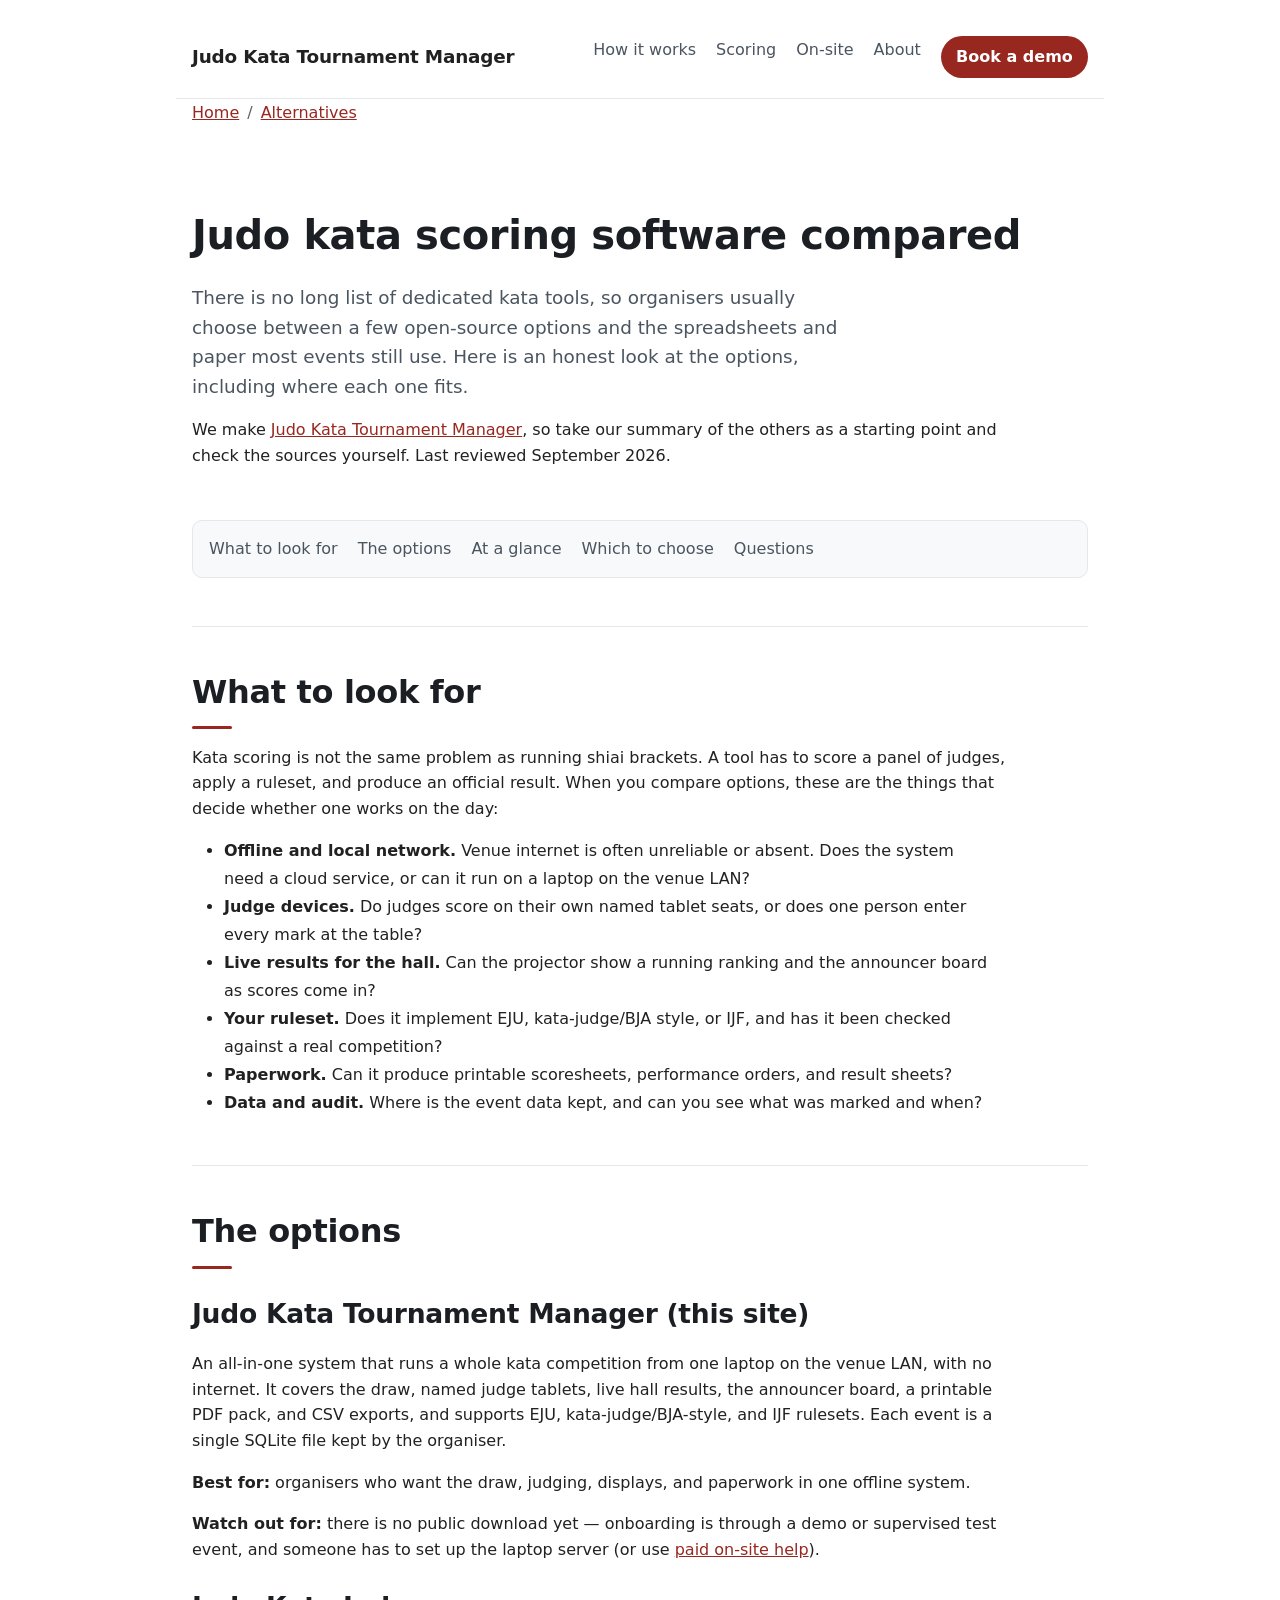
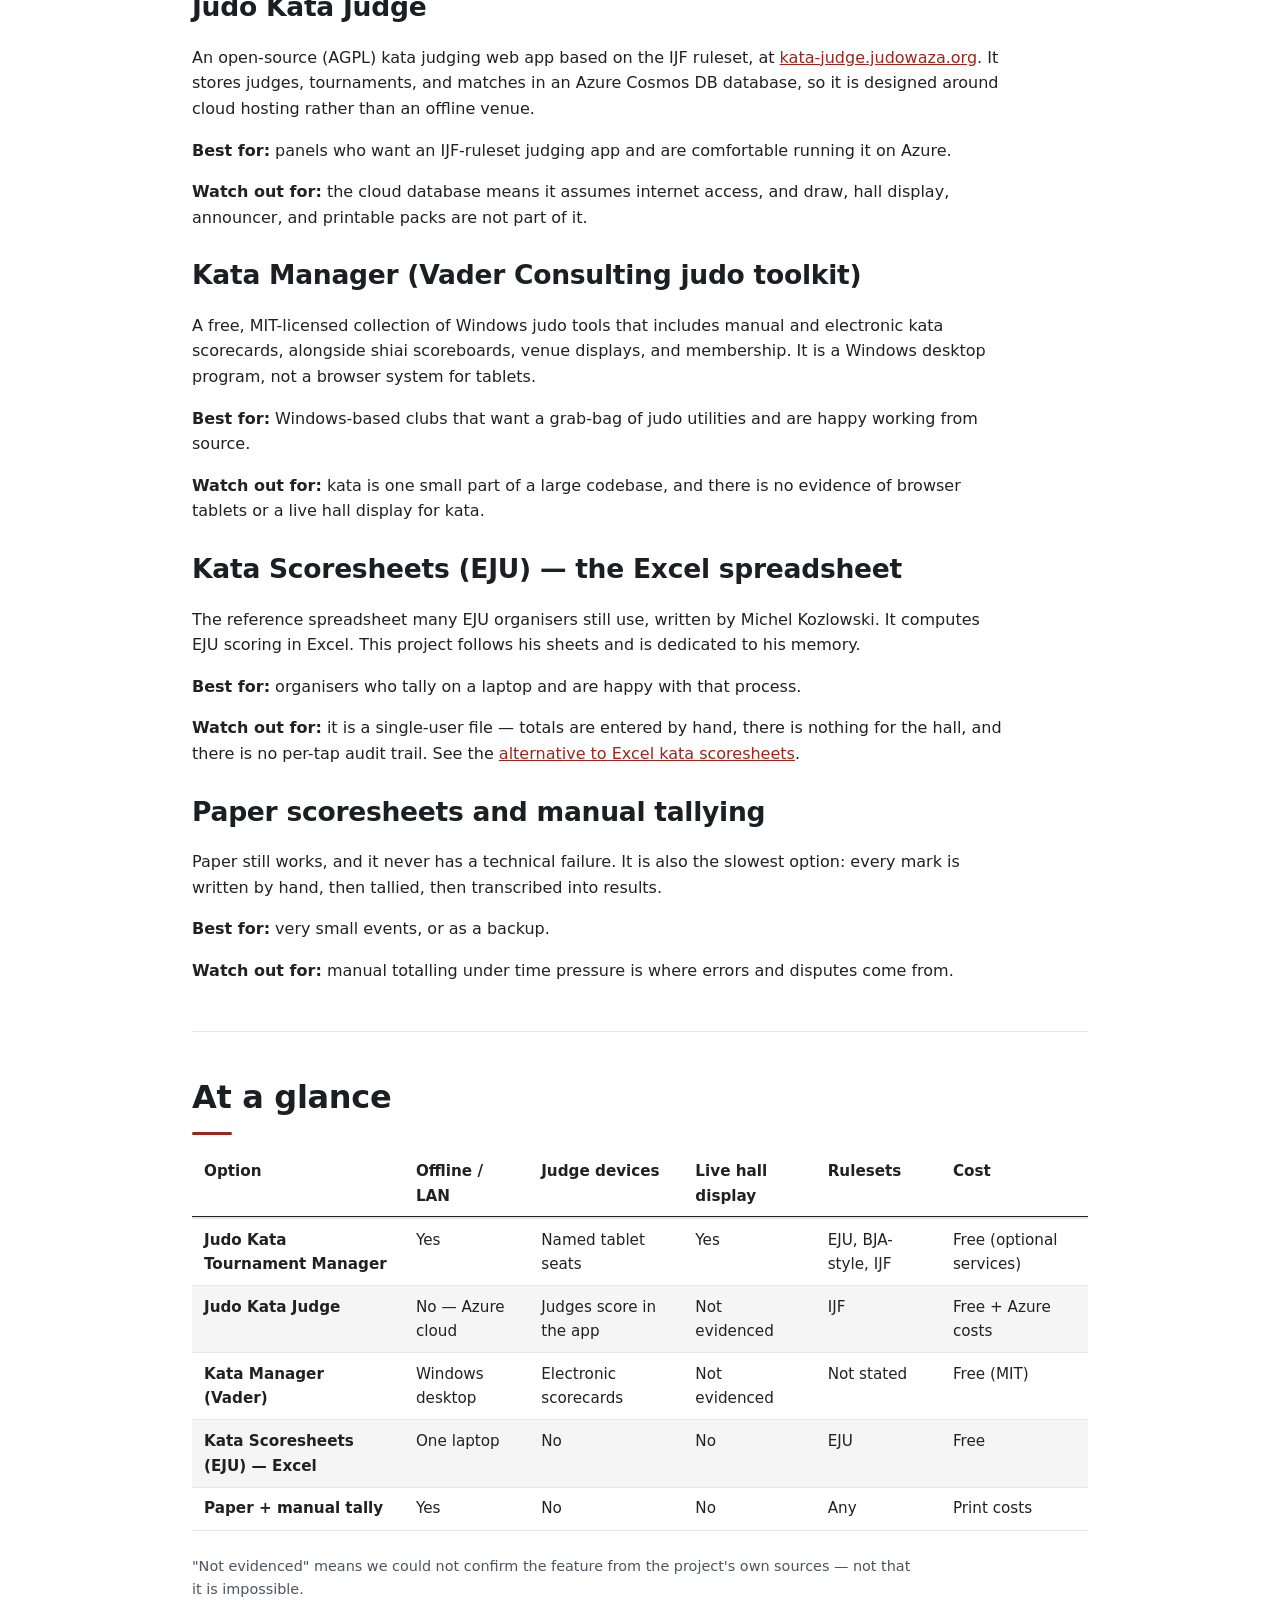
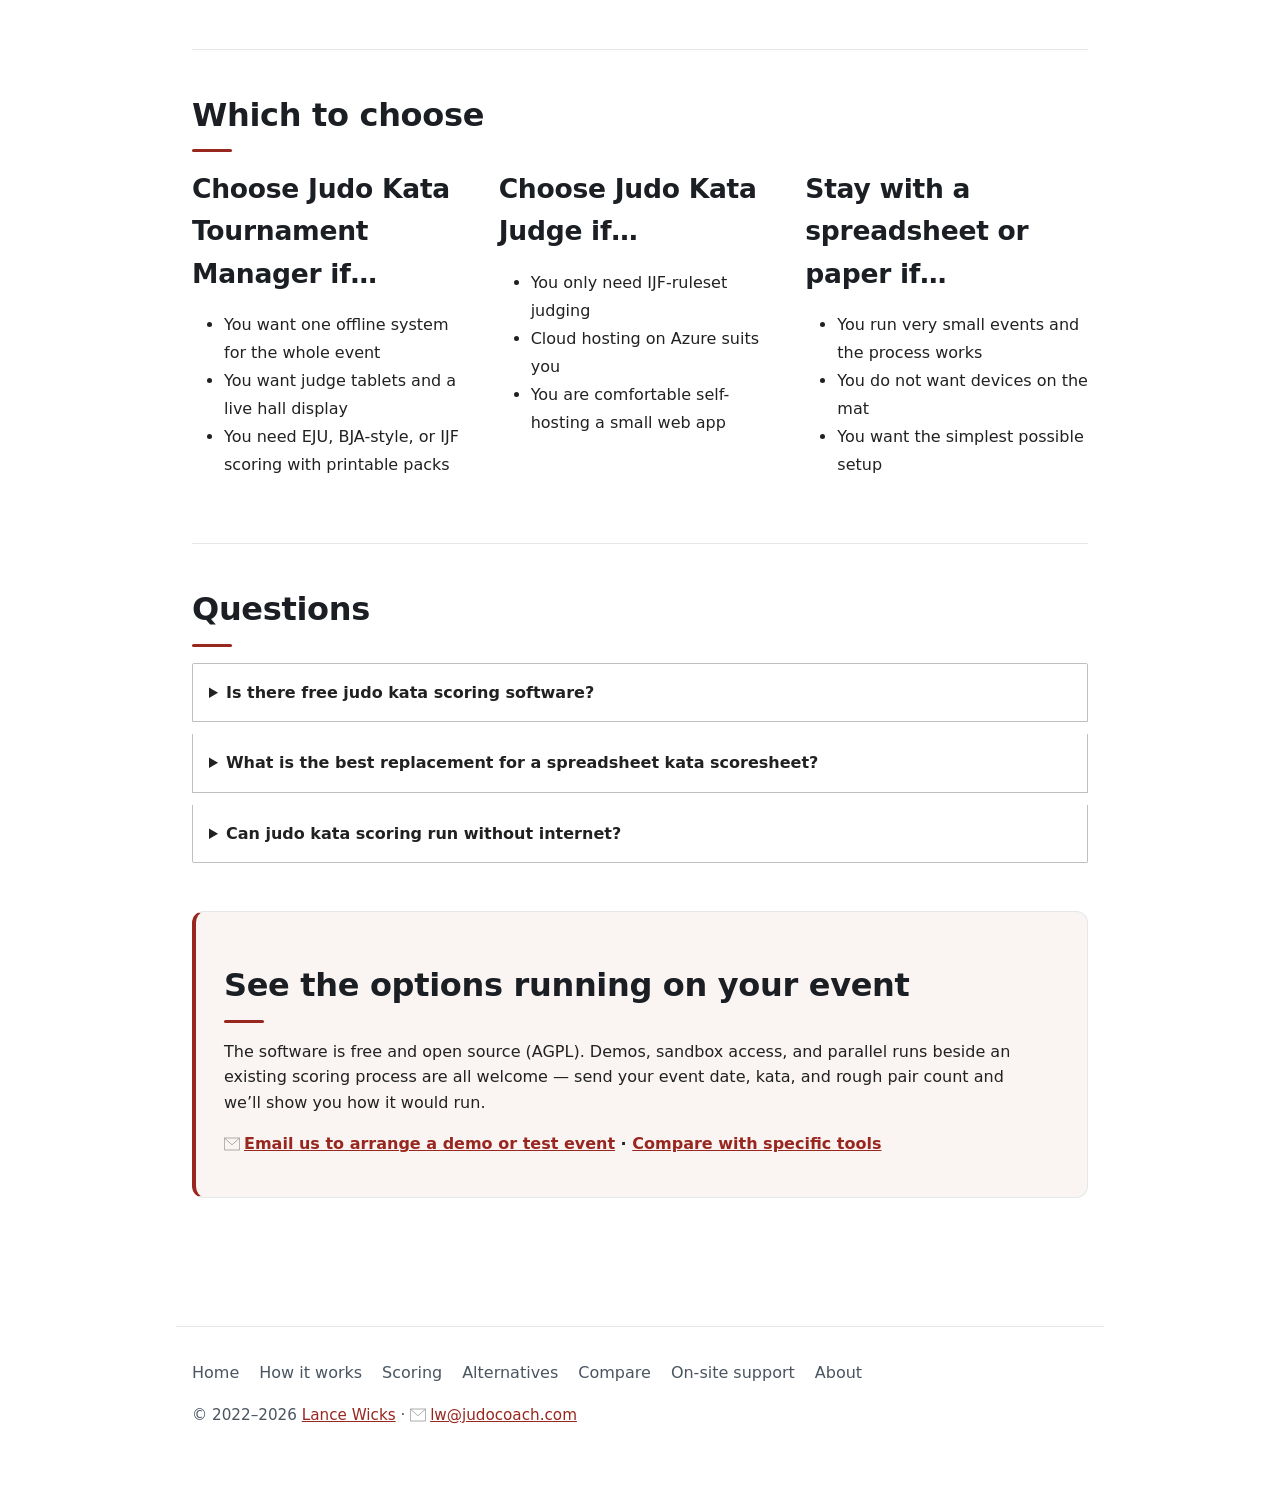
<file: alternatives/index.html>
<!DOCTYPE html>
<html lang="en">
  <head>
    <meta charset="utf-8" />
    <meta name="viewport" content="width=device-width, initial-scale=1" />
    <meta name="theme-color" content="#ffffff" />
    <meta name="author" content="Lance Wicks" />
    <meta name="copyright" content="Lance Wicks" />
    <meta property="og:type" content="website" />
    <meta property="og:site_name" content="Judo Kata Tournament Manager" />
    <meta property="og:locale" content="en_GB" />
    <meta property="og:image" content="https://katajudo.com/og-image.png" />
    <meta property="og:image:alt" content="Judo Kata Tournament Manager" />
    <meta property="og:image:width" content="1200" />
    <meta property="og:image:height" content="621" />
    <meta name="twitter:card" content="summary_large_image" />
    <meta name="twitter:image" content="https://katajudo.com/og-image.png" />
    <meta name="twitter:image:alt" content="Judo Kata Tournament Manager" />
    <link rel="stylesheet" href="/css/almond.css" />
    <link rel="stylesheet" href="/css/kata.css" />
    <link rel="apple-touch-icon" sizes="180x180" href="/apple-touch-icon.png" />
    <link rel="icon" type="image/png" sizes="32x32" href="/favicon-32x32.png" />
    <link rel="icon" type="image/png" sizes="16x16" href="/favicon-16x16.png" />
    <link rel="manifest" href="/site.webmanifest" />
    <title>Judo kata scoring software compared | Kata Tournament Manager</title>
    <meta name="description" content="Compare judo kata scoring options — Judo Kata Tournament Manager, Judo Kata Judge, Windows kata tools, Excel scoresheets, and paper — and which fits your event." />
    <link rel="canonical" href="https://katajudo.com/alternatives/" />
    <meta property="og:url" content="https://katajudo.com/alternatives/" />
    <meta property="og:title" content="Judo kata scoring software compared | Kata Tournament Manager" />
    <meta property="og:description" content="Compare judo kata scoring options — Judo Kata Tournament Manager, Judo Kata Judge, Windows kata tools, Excel scoresheets, and paper — and which fits your event." />
    <meta name="twitter:title" content="Judo kata scoring software compared | Kata Tournament Manager" />
    <meta name="twitter:description" content="Compare judo kata scoring options — Judo Kata Tournament Manager, Judo Kata Judge, Windows kata tools, Excel scoresheets, and paper — and which fits your event." />
    <script type="application/ld+json">
{
  "@context": "https://schema.org",
  "@graph": [
    {
      "@type": "WebSite",
      "@id": "https://katajudo.com/#website",
      "name": "Judo Kata Tournament Manager",
      "url": "https://katajudo.com/",
      "description": "Browser-based software to organise, score, and display judo kata competitions from one laptop on the local network.",
      "inLanguage": "en",
      "publisher": {
        "@id": "https://katajudo.com/#author"
      },
      "mainEntity": {
        "@id": "https://katajudo.com/#app"
      }
    },
    {
      "@type": "Person",
      "@id": "https://katajudo.com/#author",
      "name": "Lance Wicks",
      "email": "lw@judocoach.com",
      "url": "https://katajudo.com/about/",
      "sameAs": [
        "https://github.com/lancew",
        "https://www.linkedin.com/in/lancew",
        "https://perl.kiwi/typing"
      ]
    },
    {
      "@type": "SoftwareApplication",
      "@id": "https://katajudo.com/#app",
      "name": "Judo Kata Tournament Manager",
      "url": "https://katajudo.com/"
    },
    {
      "@type": "WebPage",
      "@id": "https://katajudo.com/alternatives/#webpage",
      "url": "https://katajudo.com/alternatives/",
      "name": "Judo kata scoring software compared | Kata Tournament Manager",
      "description": "Compare judo kata scoring options — Judo Kata Tournament Manager, Judo Kata Judge, Windows kata tools, Excel scoresheets, and paper — and which fits your event.",
      "isPartOf": {
        "@id": "https://katajudo.com/#website"
      },
      "about": {
        "@id": "https://katajudo.com/#app"
      },
      "primaryImageOfPage": {
        "@type": "ImageObject",
        "url": "https://katajudo.com/og-image.png"
      }
    },
    {
      "@type": "BreadcrumbList",
      "itemListElement": [
        {
          "@type": "ListItem",
          "position": 1,
          "name": "Home",
          "item": "https://katajudo.com/"
        },
        {
          "@type": "ListItem",
          "position": 2,
          "name": "Alternatives",
          "item": "https://katajudo.com/alternatives/"
        }
      ]
    },
    {
      "@type": "FAQPage",
      "@id": "https://katajudo.com/alternatives/#faq",
      "url": "https://katajudo.com/alternatives/",
      "isPartOf": {
        "@id": "https://katajudo.com/#website"
      },
      "mainEntity": [
        {
          "@type": "Question",
          "name": "Is there free judo kata scoring software?",
          "acceptedAnswer": {
            "@type": "Answer",
            "text": "Yes. Judo Kata Tournament Manager and Judo Kata Judge are both free and open source. Judo Kata Tournament Manager is AGPL-licensed and runs on one laptop with no internet; Judo Kata Judge is also AGPL but needs an Azure cloud database to run."
          }
        },
        {
          "@type": "Question",
          "name": "What is the best replacement for a spreadsheet kata scoresheet?",
          "acceptedAnswer": {
            "@type": "Answer",
            "text": "If you want to keep EJU scoring but add judge tablets, live hall results, and printable packs, Judo Kata Tournament Manager replaces the spreadsheet while implementing the same EJU ruleset. You can also run it in parallel with your spreadsheet as a safety net."
          }
        },
        {
          "@type": "Question",
          "name": "Can judo kata scoring run without internet?",
          "acceptedAnswer": {
            "@type": "Answer",
            "text": "Judo Kata Tournament Manager runs fully offline on a laptop on the venue network. Judo Kata Judge is designed around a cloud database (Azure Cosmos DB) and is not built for an offline venue LAN."
          }
        }
      ]
    },
    {
      "@type": "ItemList",
      "@id": "https://katajudo.com/alternatives/#list",
      "name": "Judo kata scoring options",
      "itemListElement": [
        {
          "@type": "ListItem",
          "position": 1,
          "name": "Judo Kata Tournament Manager",
          "url": "https://katajudo.com/"
        },
        {
          "@type": "ListItem",
          "position": 2,
          "name": "Judo Kata Judge",
          "url": "https://kata-judge.judowaza.org/"
        },
        {
          "@type": "ListItem",
          "position": 3,
          "name": "Kata Manager (Vader Consulting Judo toolkit)",
          "url": "https://github.com/VaderConsulting/Judo"
        },
        {
          "@type": "ListItem",
          "position": 4,
          "name": "Kata Scoresheets (EJU) Excel scoresheets",
          "url": "https://sites.google.com/site/katascoresheets/"
        },
        {
          "@type": "ListItem",
          "position": 5,
          "name": "Paper scoresheets and manual tallying"
        }
      ]
    }
  ]
}
    </script>
  </head>
  <body>
    <a class="skip-link" href="#main">Skip to main content</a>

    <header class="site-header">
      <p class="site-brand"><a href="/">Judo Kata Tournament Manager</a></p>
      <nav class="site-nav" aria-label="Primary">
        <ul>
          <li><a href="/how-it-works/">How it works</a></li>
          <li><a href="/scoring/">Scoring</a></li>
          <li><a href="/on-site/">On-site</a></li>
          <li><a href="/about/">About</a></li>
          <li>
            <a href="mailto:lw@judocoach.com?subject=Kata%20Tournament%20Manager%20demo&amp;body=Event%20name%3A%0AEvent%20date%3A%0AKata%3A%0APairs%3A%0AYour%20role%3A%0A">Book a demo</a>
          </li>
        </ul>
      </nav>
    </header>

    <main id="main" class="content">
      <nav class="breadcrumbs" aria-label="Breadcrumb">
        <ol>
          <li><a href="/">Home</a></li>
          <li><a href="/alternatives/" aria-current="page">Alternatives</a></li>
        </ol>
      </nav>

      <header class="hero">
        <h1>Judo kata scoring software compared</h1>
        <p class="lede">
          There is no long list of dedicated kata tools, so organisers usually
          choose between a few open-source options and the spreadsheets and
          paper most events still use. Here is an honest look at the options,
          including where each one fits.
        </p>
        <p>
          We make <a href="/">Judo Kata Tournament Manager</a>, so take our
          summary of the others as a starting point and check the sources
          yourself. Last reviewed September 2026.
        </p>
      </header>

      <nav class="inpage-nav" aria-label="On this page">
        <ul>
          <li><a href="#criteria">What to look for</a></li>
          <li><a href="#options">The options</a></li>
          <li><a href="#table">At a glance</a></li>
          <li><a href="#choose">Which to choose</a></li>
          <li><a href="#faq-heading">Questions</a></li>
        </ul>
      </nav>

      <section class="section" aria-labelledby="criteria">
        <h2 id="criteria">What to look for</h2>
        <p>
          Kata scoring is not the same problem as running shiai brackets. A tool
          has to score a panel of judges, apply a ruleset, and produce an
          official result. When you compare options, these are the things that
          decide whether one works on the day:
        </p>
        <ul>
          <li>
            <strong>Offline and local network.</strong> Venue internet is often
            unreliable or absent. Does the system need a cloud service, or can it
            run on a laptop on the venue LAN?
          </li>
          <li>
            <strong>Judge devices.</strong> Do judges score on their own named
            tablet seats, or does one person enter every mark at the table?
          </li>
          <li>
            <strong>Live results for the hall.</strong> Can the projector show a
            running ranking and the announcer board as scores come in?
          </li>
          <li>
            <strong>Your ruleset.</strong> Does it implement EJU, kata-judge/BJA
            style, or IJF, and has it been checked against a real competition?
          </li>
          <li>
            <strong>Paperwork.</strong> Can it produce printable scoresheets,
            performance orders, and result sheets?
          </li>
          <li>
            <strong>Data and audit.</strong> Where is the event data kept, and
            can you see what was marked and when?
          </li>
        </ul>
      </section>

      <section class="section" aria-labelledby="options">
        <h2 id="options">The options</h2>

        <h3>Judo Kata Tournament Manager (this site)</h3>
        <p>
          An all-in-one system that runs a whole kata competition from one
          laptop on the venue LAN, with no internet. It covers the draw, named
          judge tablets, live hall results, the announcer board, a printable PDF
          pack, and CSV exports, and supports EJU, kata-judge/BJA-style, and IJF
          rulesets. Each event is a single SQLite file kept by the organiser.
        </p>
        <p>
          <strong>Best for:</strong> organisers who want the draw, judging,
          displays, and paperwork in one offline system.
        </p>
        <p>
          <strong>Watch out for:</strong> there is no public download yet —
          onboarding is through a demo or supervised test event, and someone has
          to set up the laptop server (or use
          <a href="/on-site/">paid on-site help</a>).
        </p>

        <h3>Judo Kata Judge</h3>
        <p>
          An open-source (AGPL) kata judging web app based on the IJF ruleset,
          at
          <a href="https://kata-judge.judowaza.org/" rel="noopener noreferrer"
            >kata-judge.judowaza.org</a
          >. It stores judges, tournaments, and matches in an Azure Cosmos DB
          database, so it is designed around cloud hosting rather than an
          offline venue.
        </p>
        <p>
          <strong>Best for:</strong> panels who want an IJF-ruleset judging app
          and are comfortable running it on Azure.
        </p>
        <p>
          <strong>Watch out for:</strong> the cloud database means it assumes
          internet access, and draw, hall display, announcer, and printable
          packs are not part of it.
        </p>

        <h3>Kata Manager (Vader Consulting judo toolkit)</h3>
        <p>
          A free, MIT-licensed collection of Windows judo tools that includes
          manual and electronic kata scorecards, alongside shiai scoreboards,
          venue displays, and membership. It is a Windows desktop program, not a
          browser system for tablets.
        </p>
        <p>
          <strong>Best for:</strong> Windows-based clubs that want a grab-bag of
          judo utilities and are happy working from source.
        </p>
        <p>
          <strong>Watch out for:</strong> kata is one small part of a large
          codebase, and there is no evidence of browser tablets or a live hall
          display for kata.
        </p>

        <h3>Kata Scoresheets (EJU) — the Excel spreadsheet</h3>
        <p>
          The reference spreadsheet many EJU organisers still use, written by
          Michel Kozlowski. It computes EJU scoring in Excel. This project
          follows his sheets and is dedicated to his memory.
        </p>
        <p>
          <strong>Best for:</strong> organisers who tally on a laptop and are
          happy with that process.
        </p>
        <p>
          <strong>Watch out for:</strong> it is a single-user file — totals are
          entered by hand, there is nothing for the hall, and there is no
          per-tap audit trail. See the
          <a href="/alternatives/kata-scoresheets-excel/"
            >alternative to Excel kata scoresheets</a
          >.
        </p>

        <h3>Paper scoresheets and manual tallying</h3>
        <p>
          Paper still works, and it never has a technical failure. It is also
          the slowest option: every mark is written by hand, then tallied, then
          transcribed into results.
        </p>
        <p>
          <strong>Best for:</strong> very small events, or as a backup.
        </p>
        <p>
          <strong>Watch out for:</strong> manual totalling under time pressure
          is where errors and disputes come from.
        </p>
      </section>

      <section class="section" aria-labelledby="table">
        <h2 id="table">At a glance</h2>
        <div class="table-wrap">
          <table>
            <thead>
              <tr>
                <th scope="col">Option</th>
                <th scope="col">Offline / LAN</th>
                <th scope="col">Judge devices</th>
                <th scope="col">Live hall display</th>
                <th scope="col">Rulesets</th>
                <th scope="col">Cost</th>
              </tr>
            </thead>
            <tbody>
              <tr>
                <th scope="row">Judo Kata Tournament Manager</th>
                <td>Yes</td>
                <td>Named tablet seats</td>
                <td>Yes</td>
                <td>EJU, BJA-style, IJF</td>
                <td>Free (optional services)</td>
              </tr>
              <tr>
                <th scope="row">Judo Kata Judge</th>
                <td>No — Azure cloud</td>
                <td>Judges score in the app</td>
                <td>Not evidenced</td>
                <td>IJF</td>
                <td>Free + Azure costs</td>
              </tr>
              <tr>
                <th scope="row">Kata Manager (Vader)</th>
                <td>Windows desktop</td>
                <td>Electronic scorecards</td>
                <td>Not evidenced</td>
                <td>Not stated</td>
                <td>Free (MIT)</td>
              </tr>
              <tr>
                <th scope="row">Kata Scoresheets (EJU) — Excel</th>
                <td>One laptop</td>
                <td>No</td>
                <td>No</td>
                <td>EJU</td>
                <td>Free</td>
              </tr>
              <tr>
                <th scope="row">Paper + manual tally</th>
                <td>Yes</td>
                <td>No</td>
                <td>No</td>
                <td>Any</td>
                <td>Print costs</td>
              </tr>
            </tbody>
          </table>
        </div>
        <p class="muted">
          "Not evidenced" means we could not confirm the feature from the
          project's own sources — not that it is impossible.
        </p>
      </section>

      <section class="section" aria-labelledby="choose">
        <h2 id="choose">Which to choose</h2>
        <div class="three-col">
          <div>
            <h3>Choose Judo Kata Tournament Manager if…</h3>
            <ul>
              <li>You want one offline system for the whole event</li>
              <li>You want judge tablets and a live hall display</li>
              <li>You need EJU, BJA-style, or IJF scoring with printable packs</li>
            </ul>
          </div>
          <div>
            <h3>Choose Judo Kata Judge if…</h3>
            <ul>
              <li>You only need IJF-ruleset judging</li>
              <li>Cloud hosting on Azure suits you</li>
              <li>You are comfortable self-hosting a small web app</li>
            </ul>
          </div>
          <div>
            <h3>Stay with a spreadsheet or paper if…</h3>
            <ul>
              <li>You run very small events and the process works</li>
              <li>You do not want devices on the mat</li>
              <li>You want the simplest possible setup</li>
            </ul>
          </div>
        </div>
      </section>

      <section class="section faq" aria-labelledby="faq-heading">
        <h2 id="faq-heading">Questions</h2>
        <details>
          <summary>Is there free judo kata scoring software?</summary>
          <p>
            Yes. Judo Kata Tournament Manager and Judo Kata Judge are both free
            and open source. Judo Kata Tournament Manager is AGPL-licensed and
            runs on one laptop with no internet; Judo Kata Judge is also AGPL but
            needs an Azure cloud database to run.
          </p>
        </details>
        <details>
          <summary>What is the best replacement for a spreadsheet kata scoresheet?</summary>
          <p>
            If you want to keep EJU scoring but add judge tablets, live hall
            results, and printable packs, Judo Kata Tournament Manager replaces
            the spreadsheet while implementing the same EJU ruleset. You can also
            run it in parallel with your spreadsheet as a safety net.
          </p>
        </details>
        <details>
          <summary>Can judo kata scoring run without internet?</summary>
          <p>
            Judo Kata Tournament Manager runs fully offline on a laptop on the
            venue network. Judo Kata Judge is designed around a cloud database
            (Azure Cosmos DB) and is not built for an offline venue LAN.
          </p>
        </details>
      </section>

      <section class="section cta-panel" aria-labelledby="cta-heading">
        <h2 id="cta-heading">See the options running on your event</h2>
        <p>
          The software is free and open source (AGPL). Demos, sandbox access, and
          parallel runs beside an existing scoring process are all welcome — send
          your event date, kata, and rough pair count and we’ll show you how it
          would run.
        </p>
        <p class="section-cta">
          <a href="mailto:lw@judocoach.com?subject=Kata%20Tournament%20Manager%20demo&amp;body=Event%20name%3A%0AEvent%20date%3A%0AKata%3A%0APairs%3A%0AYour%20role%3A%0A">Email us to arrange a demo or test event</a>
          ·
          <a href="/compare/">Compare with specific tools</a>
        </p>
      </section>
    </main>

    <footer class="site-footer">
      <nav class="footer-nav" aria-label="Footer">
        <ul>
          <li><a href="/">Home</a></li>
          <li><a href="/how-it-works/">How it works</a></li>
          <li><a href="/scoring/">Scoring</a></li>
          <li><a href="/alternatives/">Alternatives</a></li>
          <li><a href="/compare/">Compare</a></li>
          <li><a href="/on-site/">On-site support</a></li>
          <li><a href="/about/">About</a></li>
        </ul>
      </nav>
      <p>
        © 2022–2026
        <a href="/about/">Lance Wicks</a>
        ·
        <a href="mailto:lw@judocoach.com">lw@judocoach.com</a>
      </p>
    </footer>
  </body>
</html>
</file>
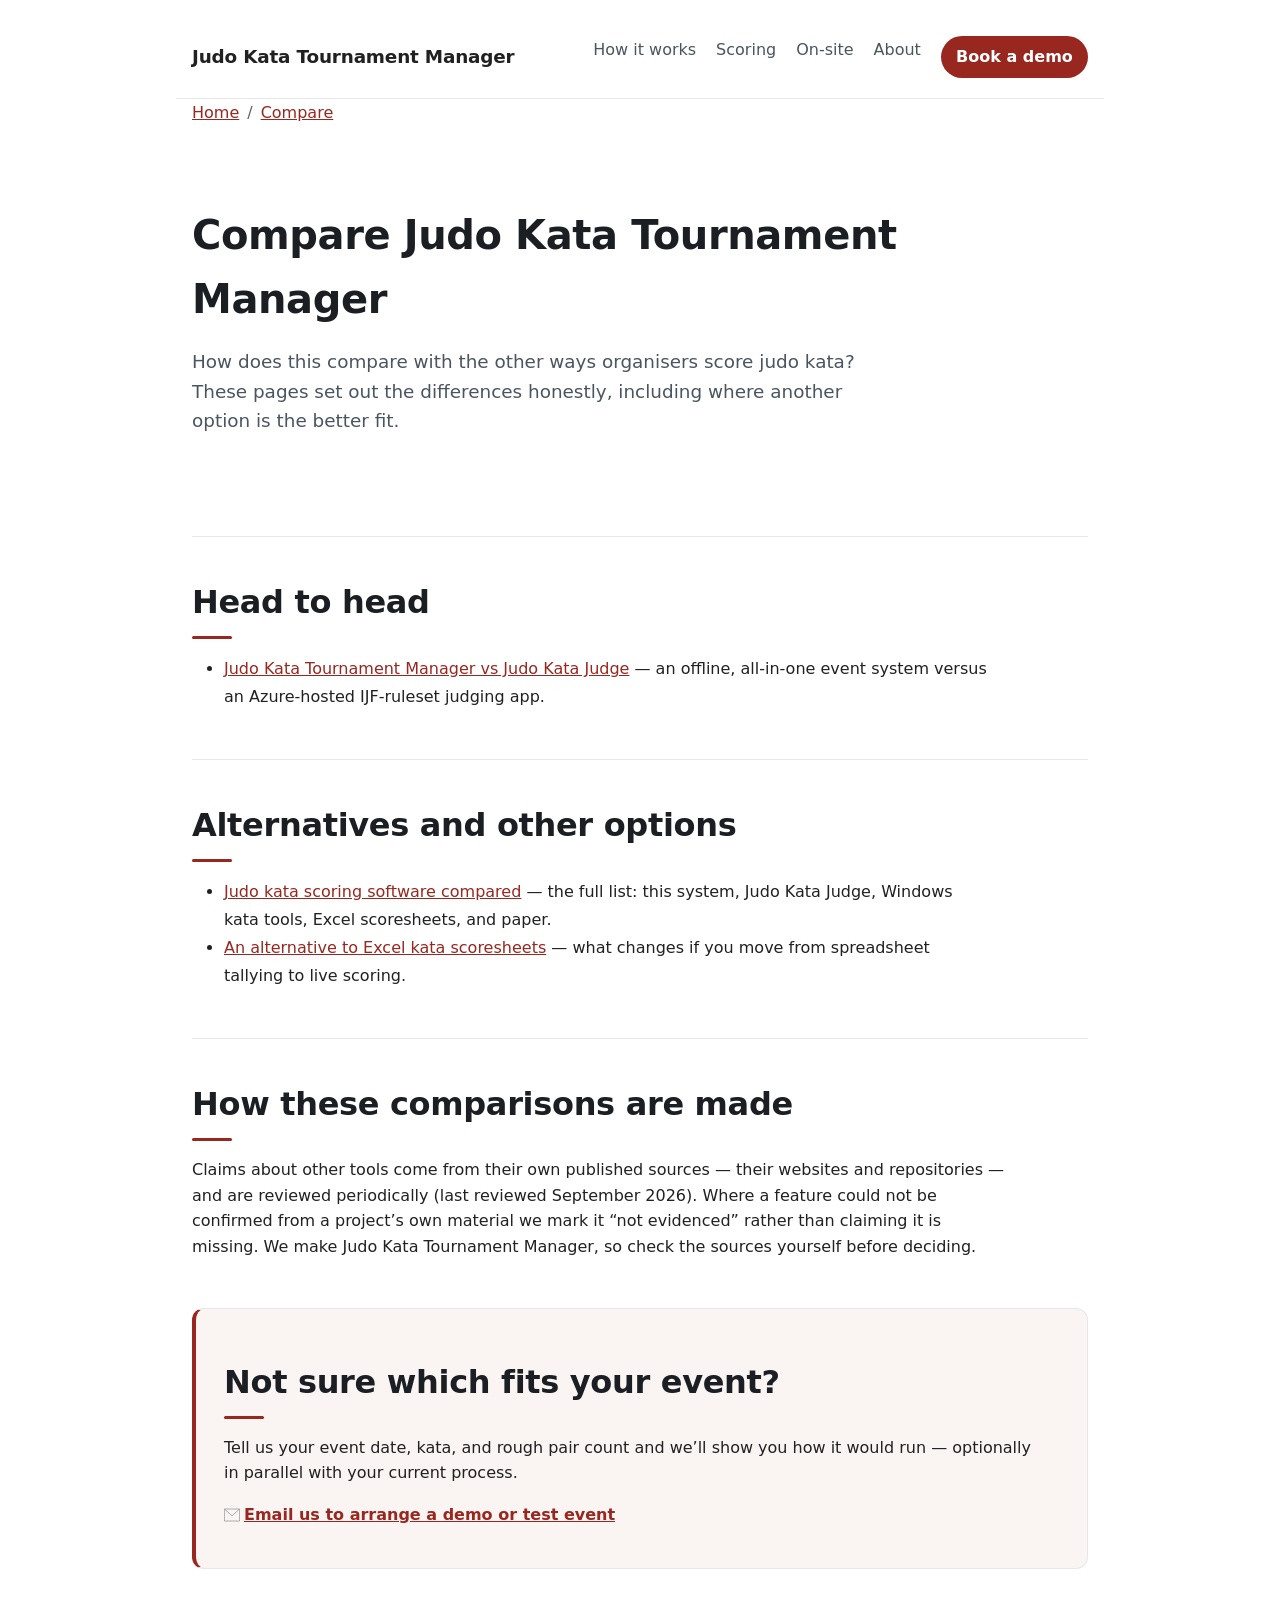
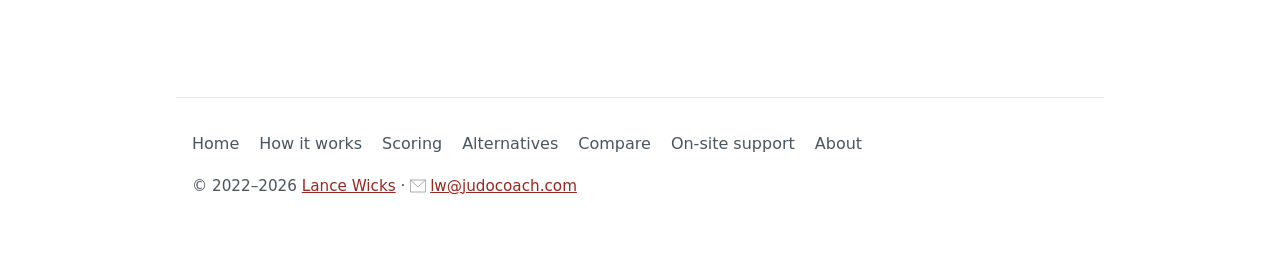
<file: compare/index.html>
<!DOCTYPE html>
<html lang="en">
  <head>
    <meta charset="utf-8" />
    <meta name="viewport" content="width=device-width, initial-scale=1" />
    <meta name="theme-color" content="#ffffff" />
    <meta name="author" content="Lance Wicks" />
    <meta name="copyright" content="Lance Wicks" />
    <meta property="og:type" content="website" />
    <meta property="og:site_name" content="Judo Kata Tournament Manager" />
    <meta property="og:locale" content="en_GB" />
    <meta property="og:image" content="https://katajudo.com/og-image.png" />
    <meta property="og:image:alt" content="Judo Kata Tournament Manager" />
    <meta property="og:image:width" content="1200" />
    <meta property="og:image:height" content="621" />
    <meta name="twitter:card" content="summary_large_image" />
    <meta name="twitter:image" content="https://katajudo.com/og-image.png" />
    <meta name="twitter:image:alt" content="Judo Kata Tournament Manager" />
    <link rel="stylesheet" href="/css/almond.css" />
    <link rel="stylesheet" href="/css/kata.css" />
    <link rel="apple-touch-icon" sizes="180x180" href="/apple-touch-icon.png" />
    <link rel="icon" type="image/png" sizes="32x32" href="/favicon-32x32.png" />
    <link rel="icon" type="image/png" sizes="16x16" href="/favicon-16x16.png" />
    <link rel="manifest" href="/site.webmanifest" />
    <title>Compare kata scoring software | Kata Tournament Manager</title>
    <meta name="description" content="Compare Judo Kata Tournament Manager with the other ways organisers score judo kata — Judo Kata Judge, Windows kata tools, Excel scoresheets, and paper." />
    <link rel="canonical" href="https://katajudo.com/compare/" />
    <meta property="og:url" content="https://katajudo.com/compare/" />
    <meta property="og:title" content="Compare kata scoring software | Kata Tournament Manager" />
    <meta property="og:description" content="Compare Judo Kata Tournament Manager with the other ways organisers score judo kata — Judo Kata Judge, Windows kata tools, Excel scoresheets, and paper." />
    <meta name="twitter:title" content="Compare kata scoring software | Kata Tournament Manager" />
    <meta name="twitter:description" content="Compare Judo Kata Tournament Manager with the other ways organisers score judo kata — Judo Kata Judge, Windows kata tools, Excel scoresheets, and paper." />
    <script type="application/ld+json">
{
  "@context": "https://schema.org",
  "@graph": [
    {
      "@type": "WebSite",
      "@id": "https://katajudo.com/#website",
      "name": "Judo Kata Tournament Manager",
      "url": "https://katajudo.com/",
      "description": "Browser-based software to organise, score, and display judo kata competitions from one laptop on the local network.",
      "inLanguage": "en",
      "publisher": {
        "@id": "https://katajudo.com/#author"
      },
      "mainEntity": {
        "@id": "https://katajudo.com/#app"
      }
    },
    {
      "@type": "Person",
      "@id": "https://katajudo.com/#author",
      "name": "Lance Wicks",
      "email": "lw@judocoach.com",
      "url": "https://katajudo.com/about/",
      "sameAs": [
        "https://github.com/lancew",
        "https://www.linkedin.com/in/lancew",
        "https://perl.kiwi/typing"
      ]
    },
    {
      "@type": "SoftwareApplication",
      "@id": "https://katajudo.com/#app",
      "name": "Judo Kata Tournament Manager",
      "url": "https://katajudo.com/"
    },
    {
      "@type": "WebPage",
      "@id": "https://katajudo.com/compare/#webpage",
      "url": "https://katajudo.com/compare/",
      "name": "Compare kata scoring software | Kata Tournament Manager",
      "description": "Compare Judo Kata Tournament Manager with the other ways organisers score judo kata — Judo Kata Judge, Windows kata tools, Excel scoresheets, and paper.",
      "isPartOf": {
        "@id": "https://katajudo.com/#website"
      },
      "about": {
        "@id": "https://katajudo.com/#app"
      },
      "primaryImageOfPage": {
        "@type": "ImageObject",
        "url": "https://katajudo.com/og-image.png"
      }
    },
    {
      "@type": "BreadcrumbList",
      "itemListElement": [
        {
          "@type": "ListItem",
          "position": 1,
          "name": "Home",
          "item": "https://katajudo.com/"
        },
        {
          "@type": "ListItem",
          "position": 2,
          "name": "Compare",
          "item": "https://katajudo.com/compare/"
        }
      ]
    }
  ]
}
    </script>
  </head>
  <body>
    <a class="skip-link" href="#main">Skip to main content</a>

    <header class="site-header">
      <p class="site-brand"><a href="/">Judo Kata Tournament Manager</a></p>
      <nav class="site-nav" aria-label="Primary">
        <ul>
          <li><a href="/how-it-works/">How it works</a></li>
          <li><a href="/scoring/">Scoring</a></li>
          <li><a href="/on-site/">On-site</a></li>
          <li><a href="/about/">About</a></li>
          <li>
            <a href="mailto:lw@judocoach.com?subject=Kata%20Tournament%20Manager%20demo&amp;body=Event%20name%3A%0AEvent%20date%3A%0AKata%3A%0APairs%3A%0AYour%20role%3A%0A">Book a demo</a>
          </li>
        </ul>
      </nav>
    </header>

    <main id="main" class="content">
      <nav class="breadcrumbs" aria-label="Breadcrumb">
        <ol>
          <li><a href="/">Home</a></li>
          <li><a href="/compare/" aria-current="page">Compare</a></li>
        </ol>
      </nav>

      <header class="hero">
        <h1>Compare Judo Kata Tournament Manager</h1>
        <p class="lede">
          How does this compare with the other ways organisers score judo kata?
          These pages set out the differences honestly, including where another
          option is the better fit.
        </p>
      </header>

      <section class="section" aria-labelledby="head-to-head">
        <h2 id="head-to-head">Head to head</h2>
        <ul>
          <li>
            <a href="/compare/kata-tournament-manager-vs-kata-judge/"
              >Judo Kata Tournament Manager vs Judo Kata Judge</a
            >
            — an offline, all-in-one event system versus an Azure-hosted
            IJF-ruleset judging app.
          </li>
        </ul>
      </section>

      <section class="section" aria-labelledby="alternatives">
        <h2 id="alternatives">Alternatives and other options</h2>
        <ul>
          <li>
            <a href="/alternatives/">Judo kata scoring software compared</a>
            — the full list: this system, Judo Kata Judge, Windows kata tools,
            Excel scoresheets, and paper.
          </li>
          <li>
            <a href="/alternatives/kata-scoresheets-excel/"
              >An alternative to Excel kata scoresheets</a
            >
            — what changes if you move from spreadsheet tallying to live scoring.
          </li>
        </ul>
      </section>

      <section class="section" aria-labelledby="method">
        <h2 id="method">How these comparisons are made</h2>
        <p>
          Claims about other tools come from their own published sources — their
          websites and repositories — and are reviewed periodically (last
          reviewed September 2026). Where a feature could not be confirmed from a
          project’s own material we mark it “not evidenced” rather than claiming
          it is missing. We make Judo Kata Tournament Manager, so check the
          sources yourself before deciding.
        </p>
      </section>

      <section class="section cta-panel" aria-labelledby="cta-heading">
        <h2 id="cta-heading">Not sure which fits your event?</h2>
        <p>
          Tell us your event date, kata, and rough pair count and we’ll show you
          how it would run — optionally in parallel with your current process.
        </p>
        <p class="section-cta">
          <a href="mailto:lw@judocoach.com?subject=Kata%20Tournament%20Manager%20demo&amp;body=Event%20name%3A%0AEvent%20date%3A%0AKata%3A%0APairs%3A%0AYour%20role%3A%0A">Email us to arrange a demo or test event</a>
        </p>
      </section>
    </main>

    <footer class="site-footer">
      <nav class="footer-nav" aria-label="Footer">
        <ul>
          <li><a href="/">Home</a></li>
          <li><a href="/how-it-works/">How it works</a></li>
          <li><a href="/scoring/">Scoring</a></li>
          <li><a href="/alternatives/">Alternatives</a></li>
          <li><a href="/compare/">Compare</a></li>
          <li><a href="/on-site/">On-site support</a></li>
          <li><a href="/about/">About</a></li>
        </ul>
      </nav>
      <p>
        © 2022–2026
        <a href="/about/">Lance Wicks</a>
        ·
        <a href="mailto:lw@judocoach.com">lw@judocoach.com</a>
      </p>
    </footer>
  </body>
</html>
</file>
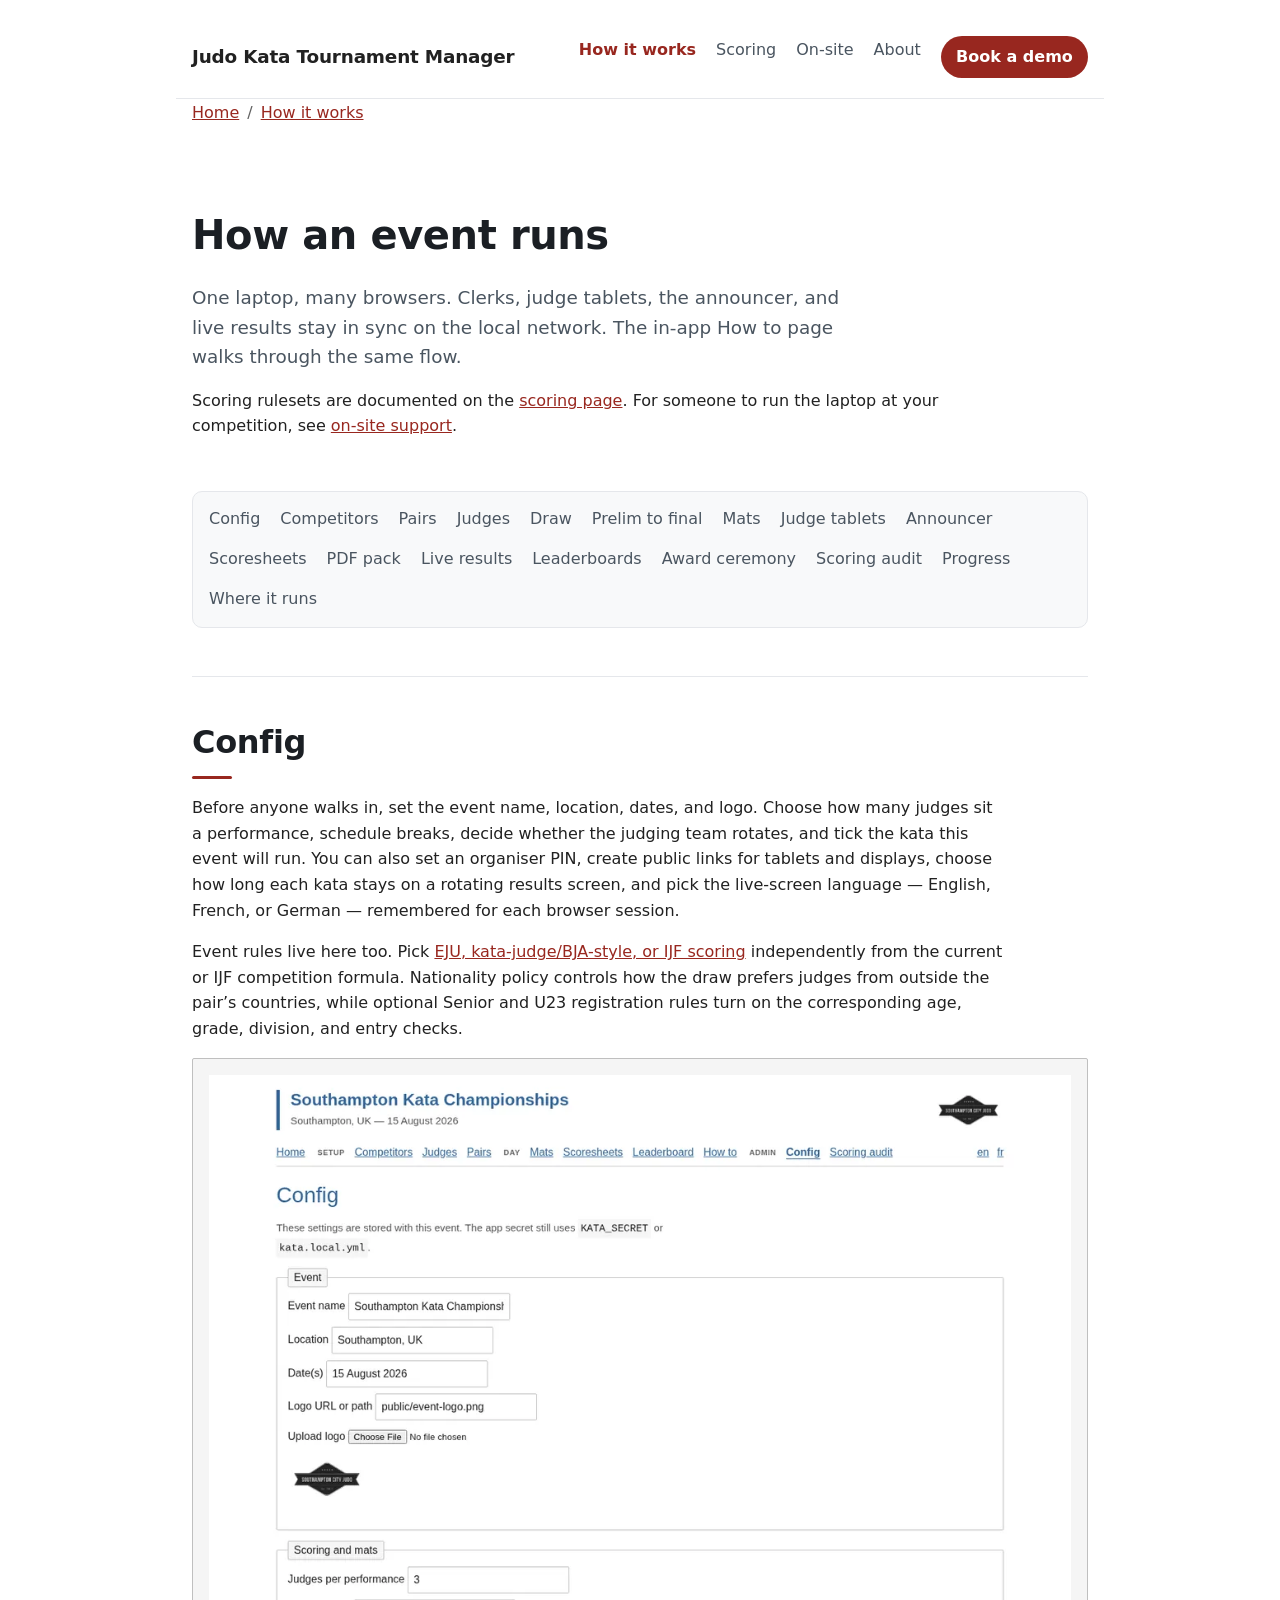
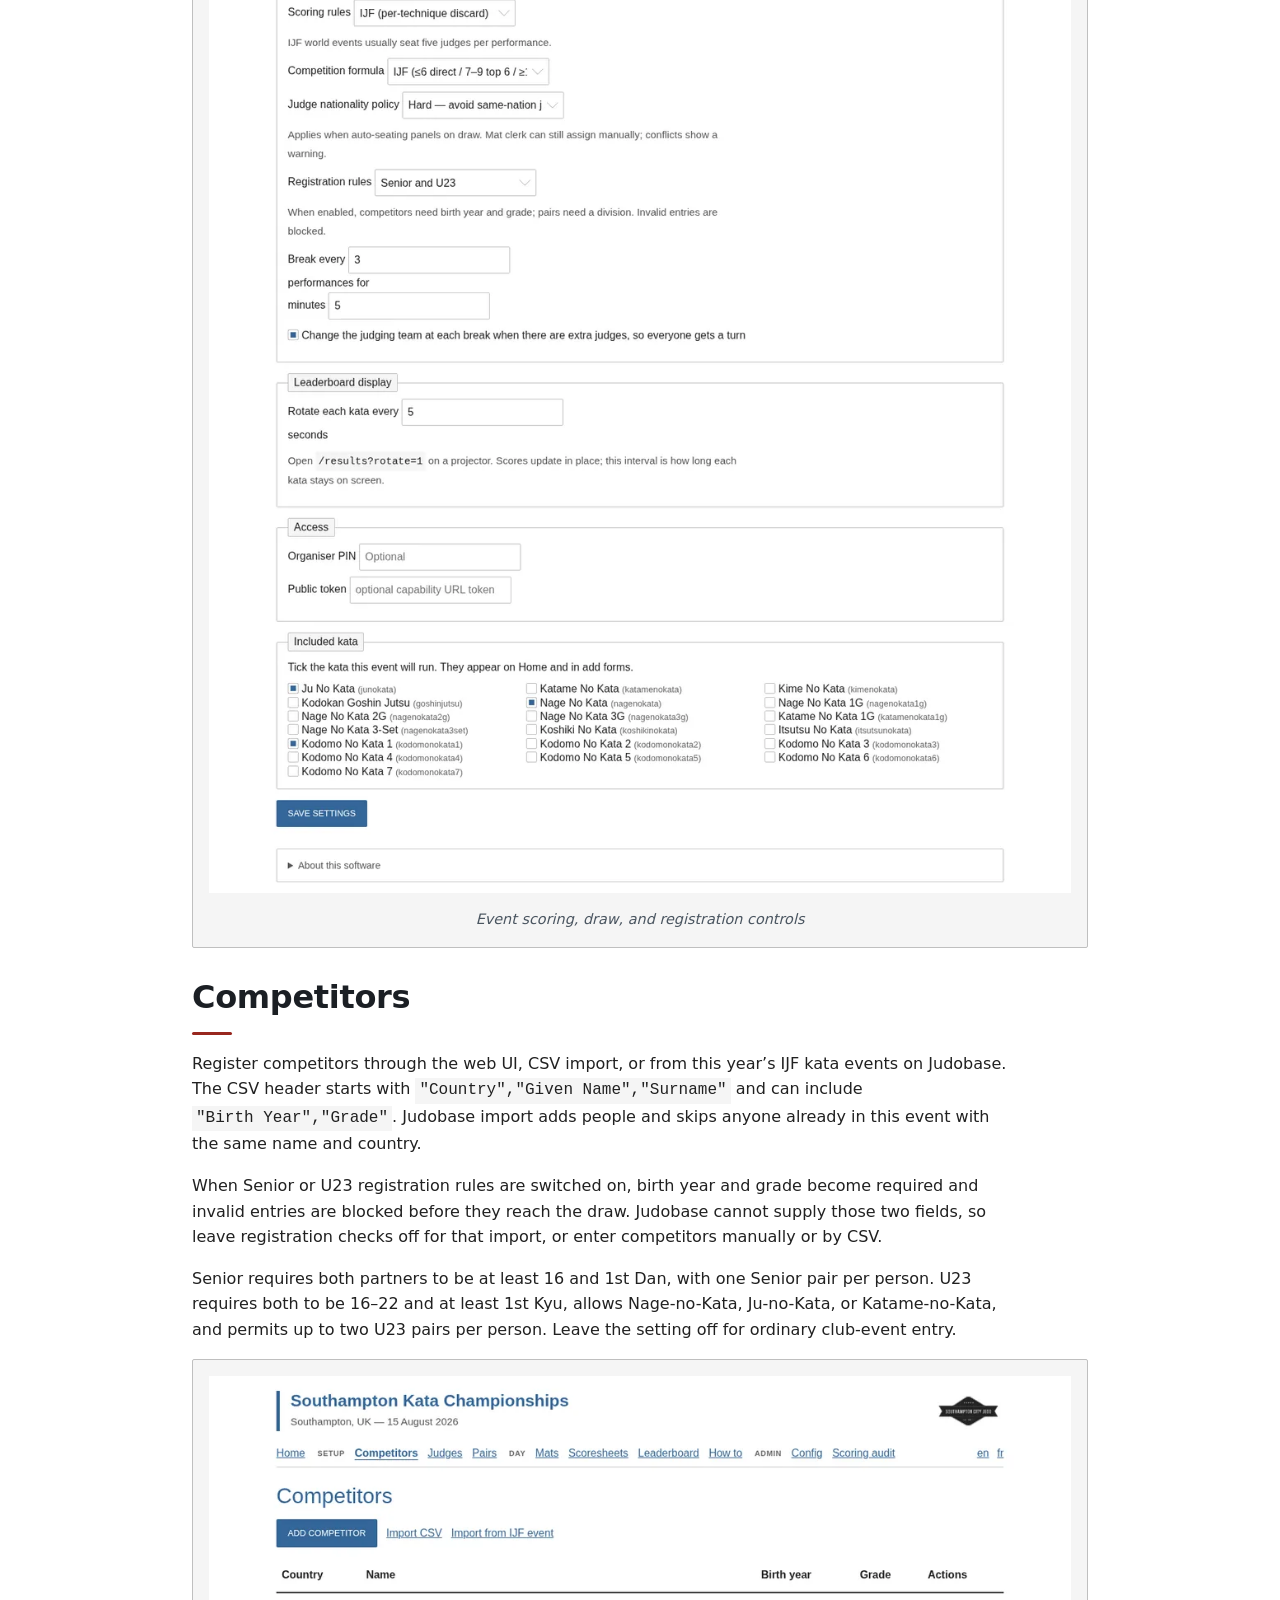
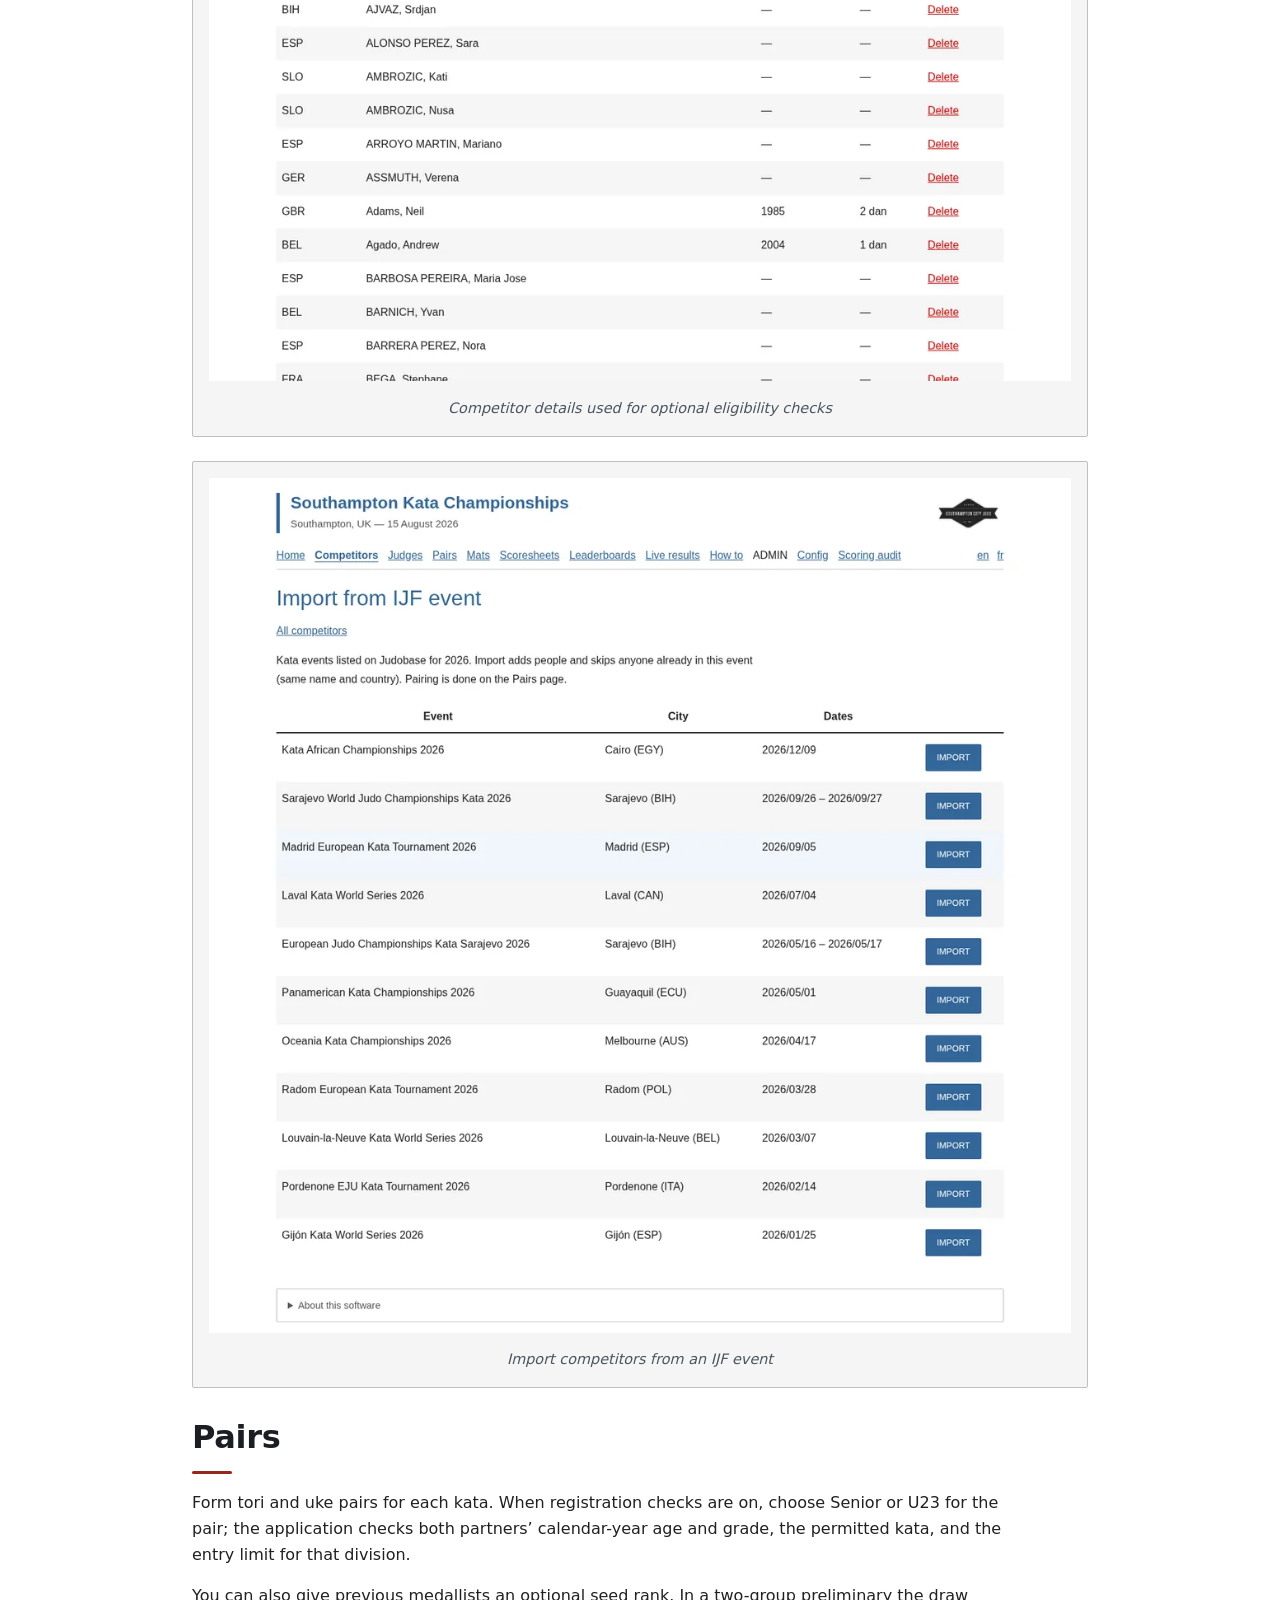
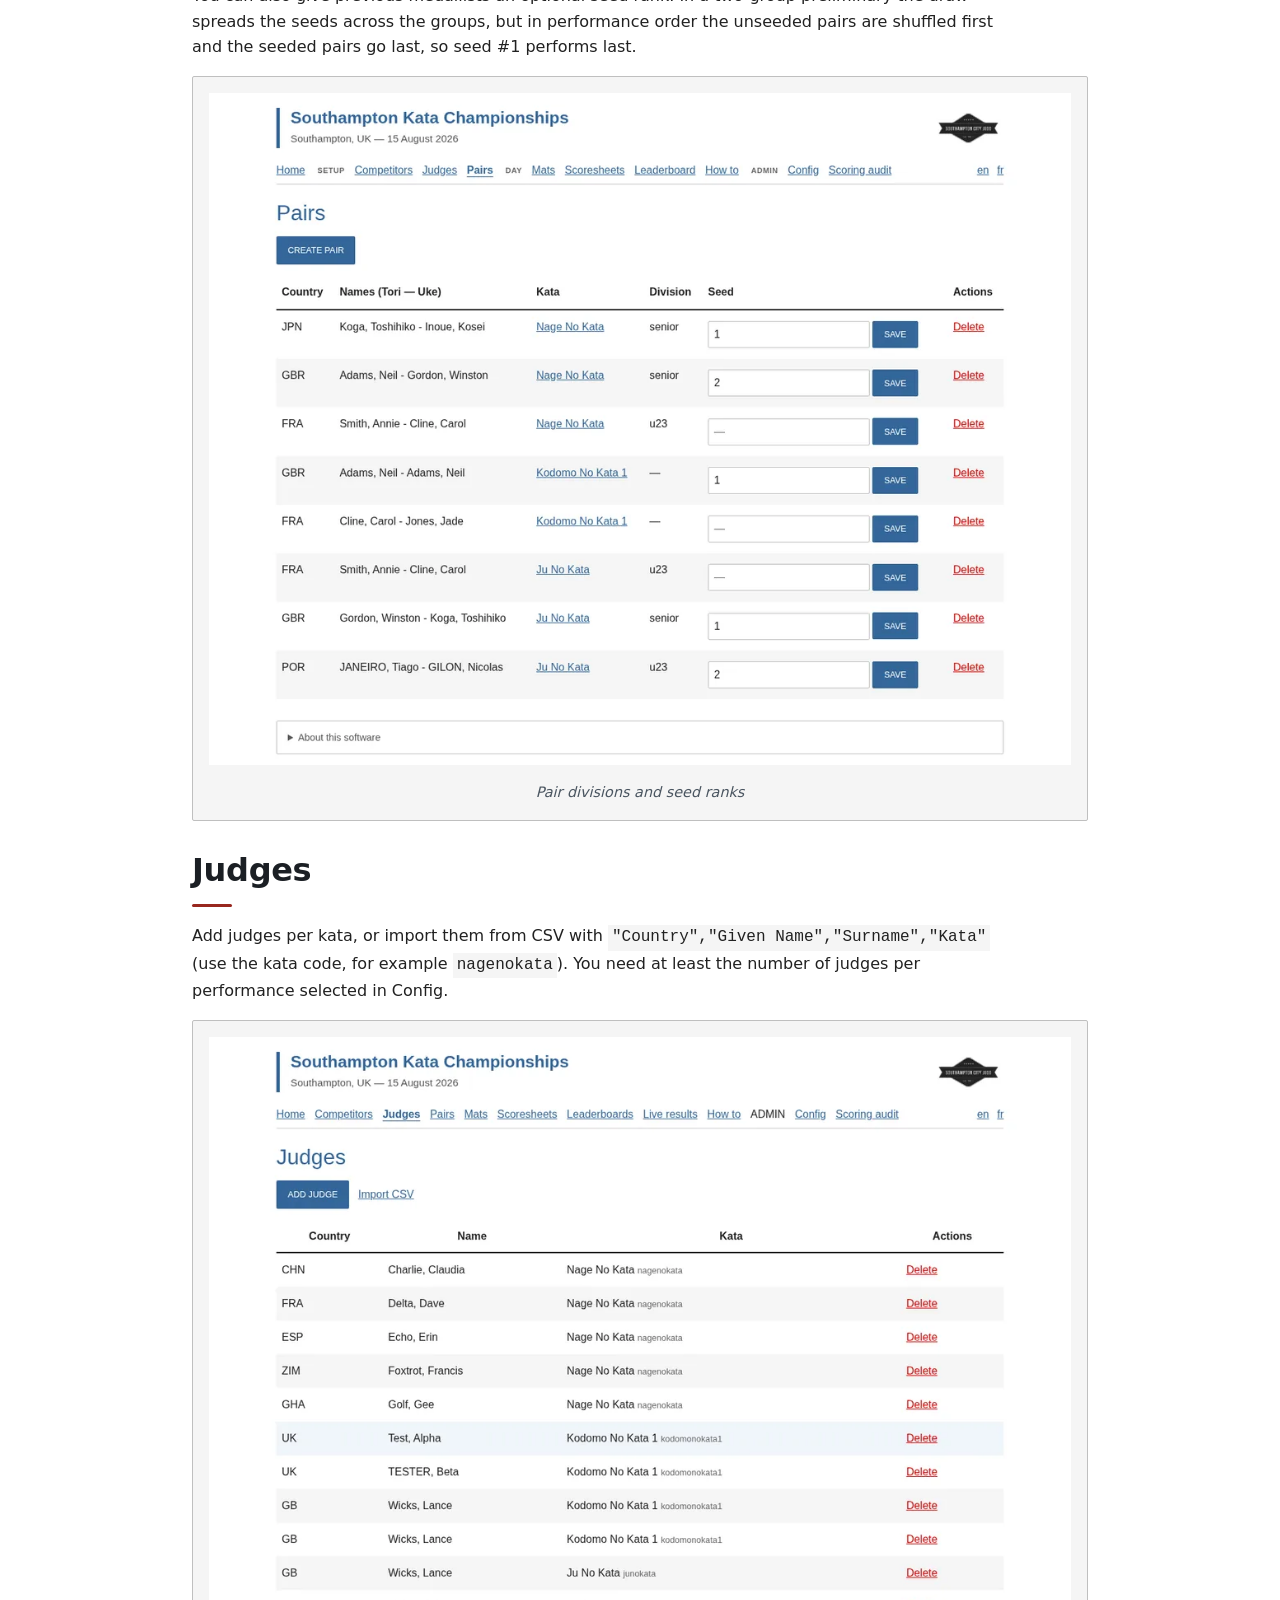
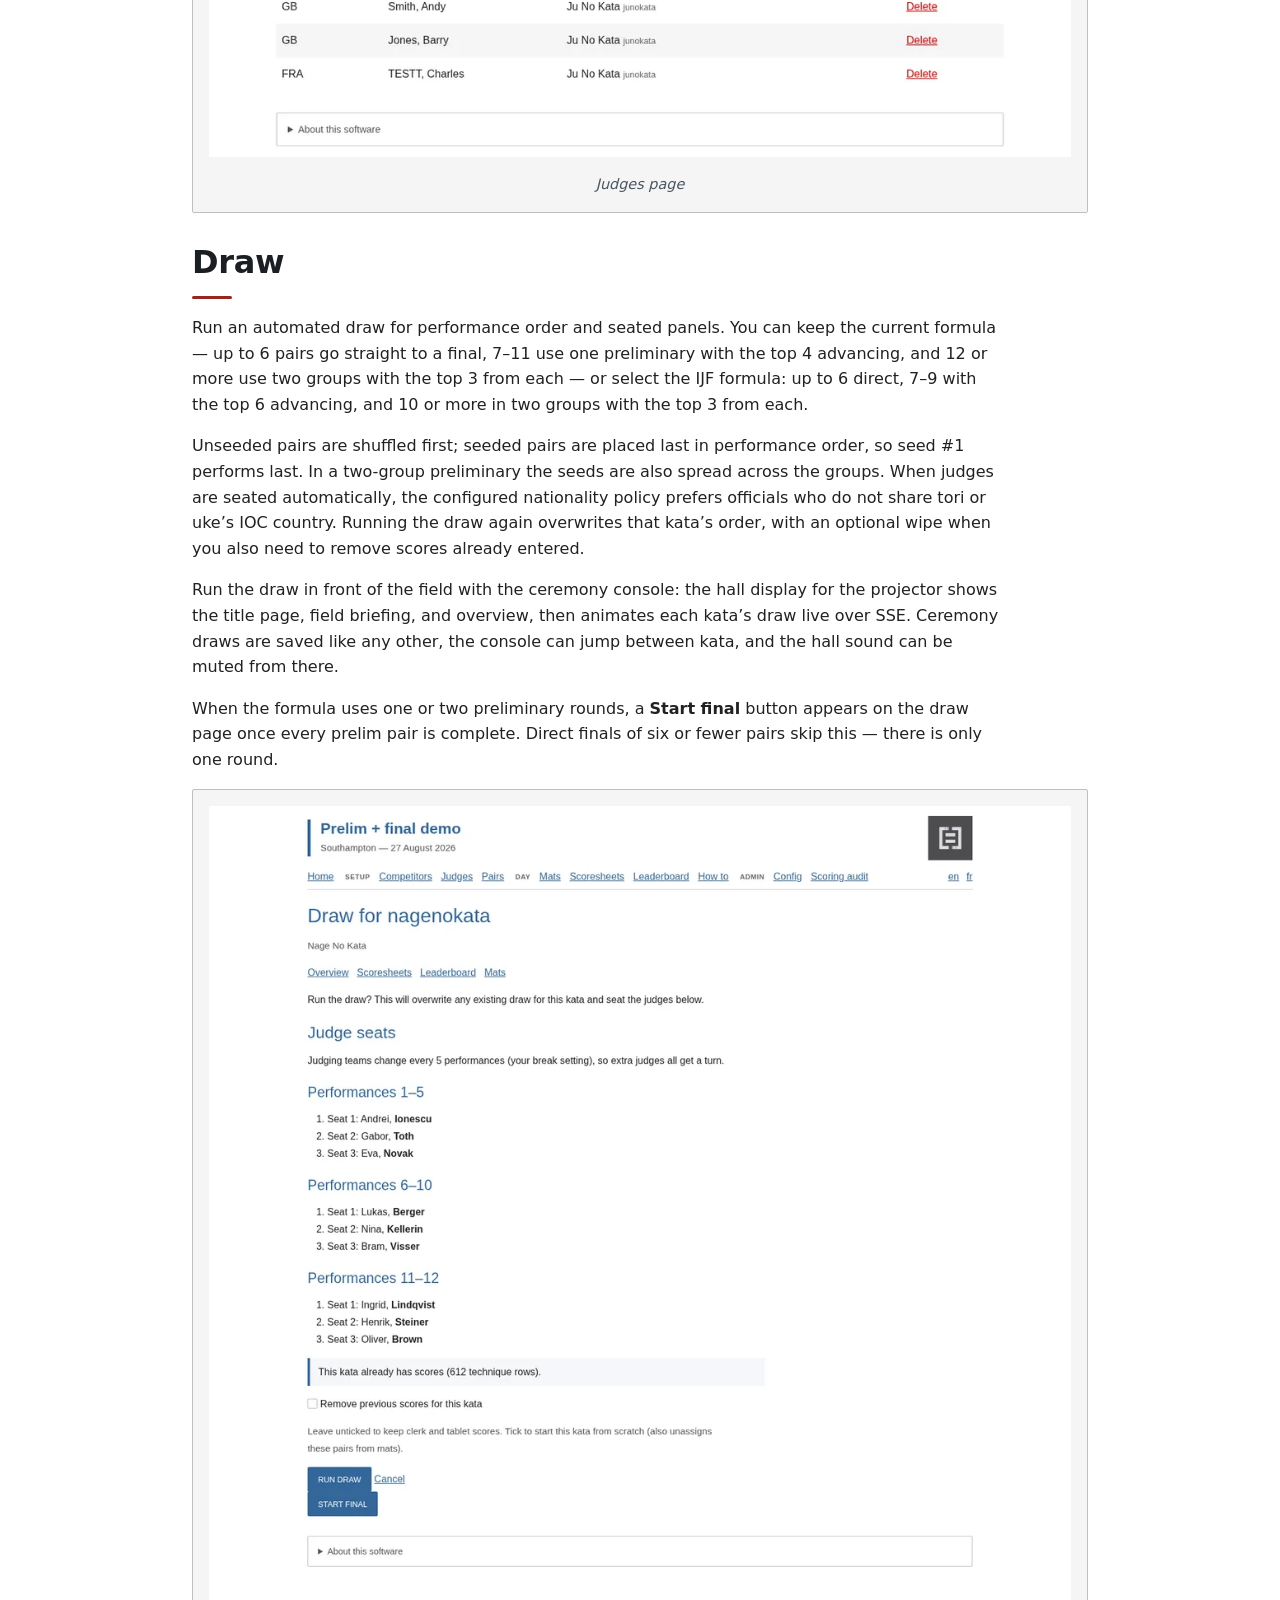
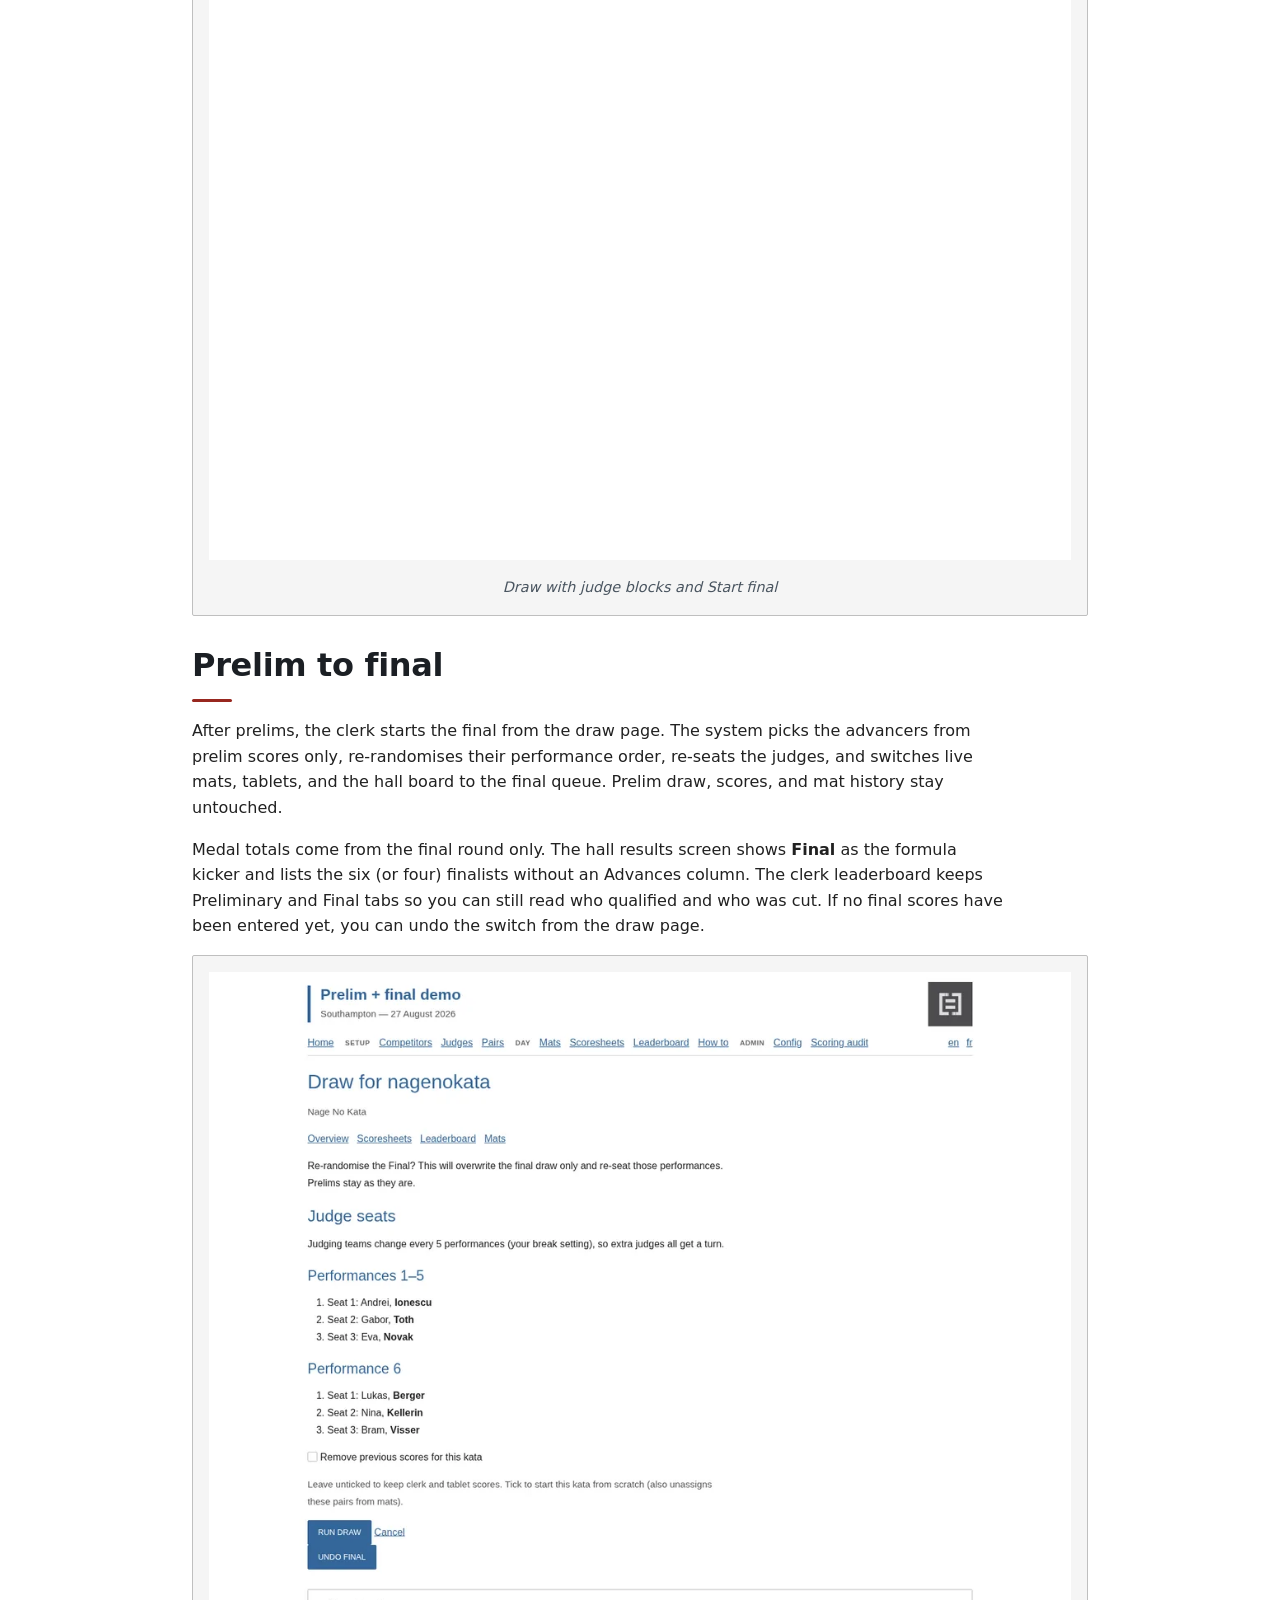
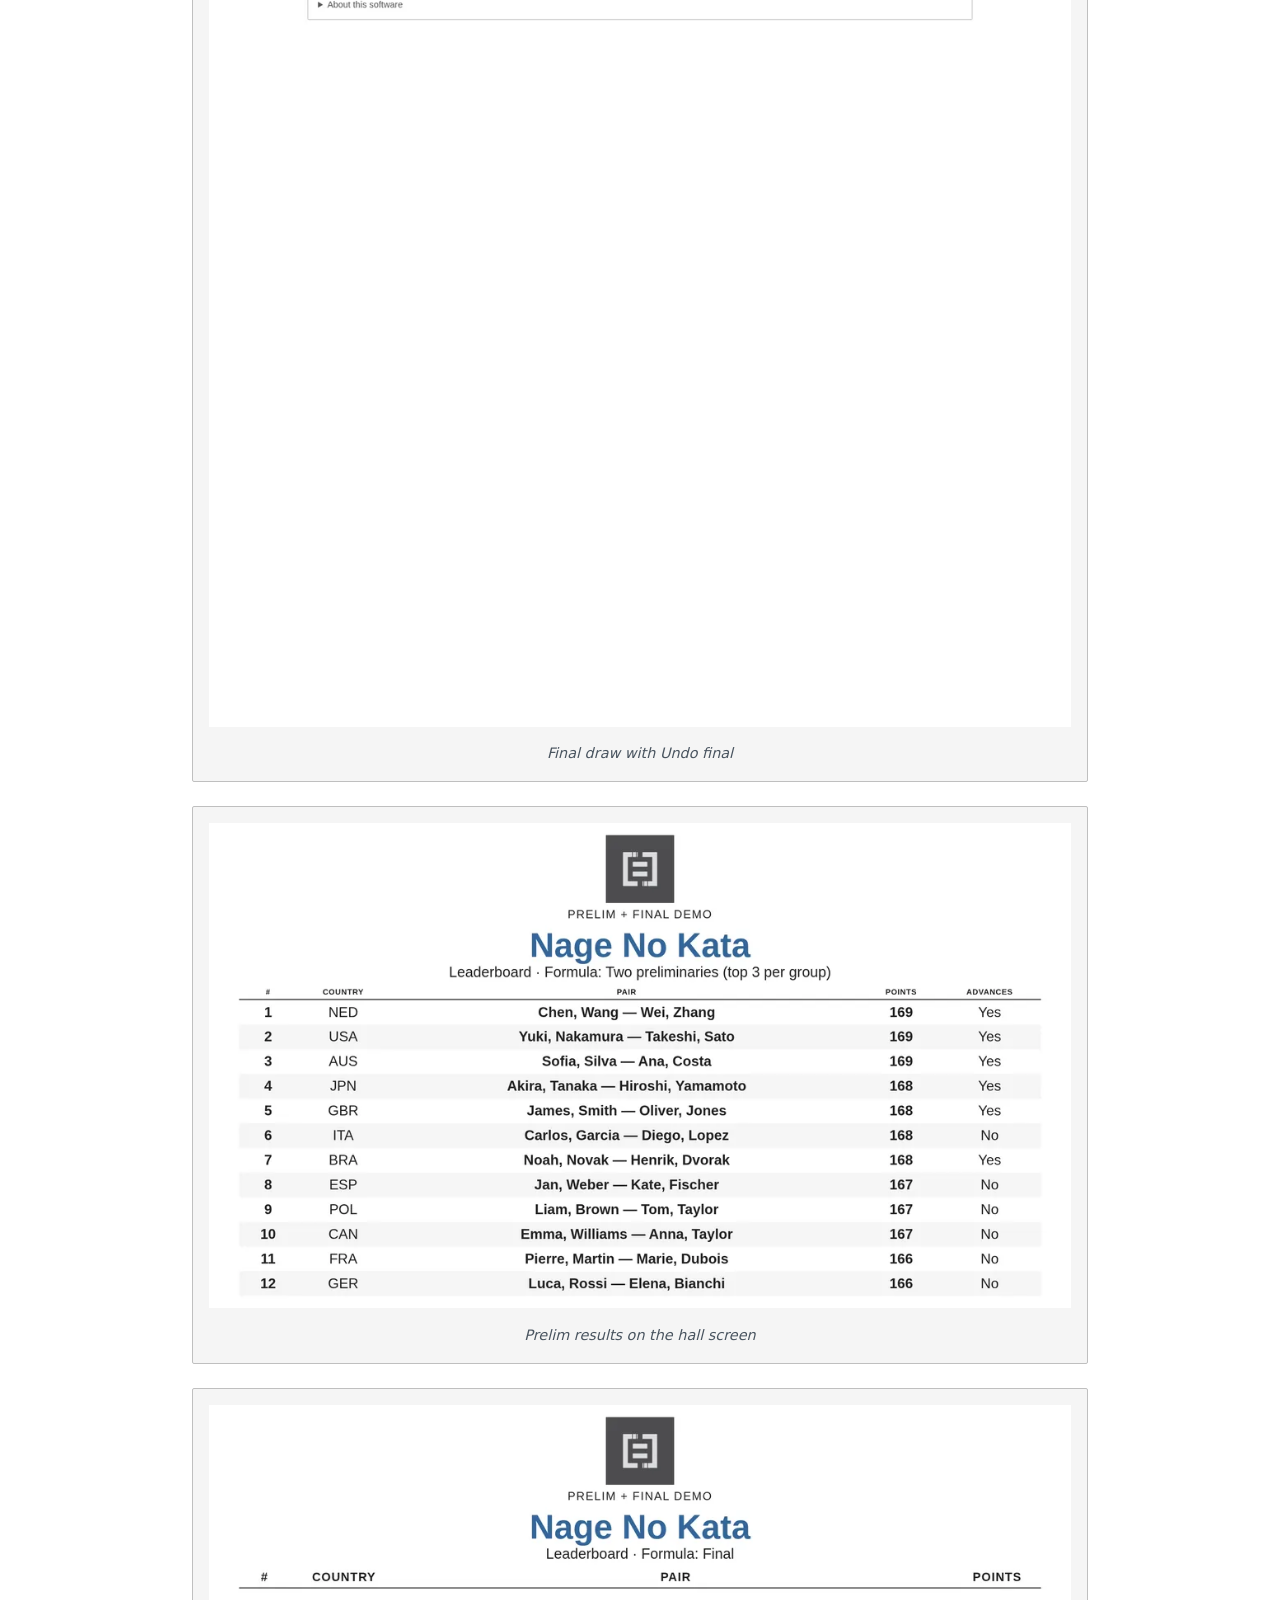
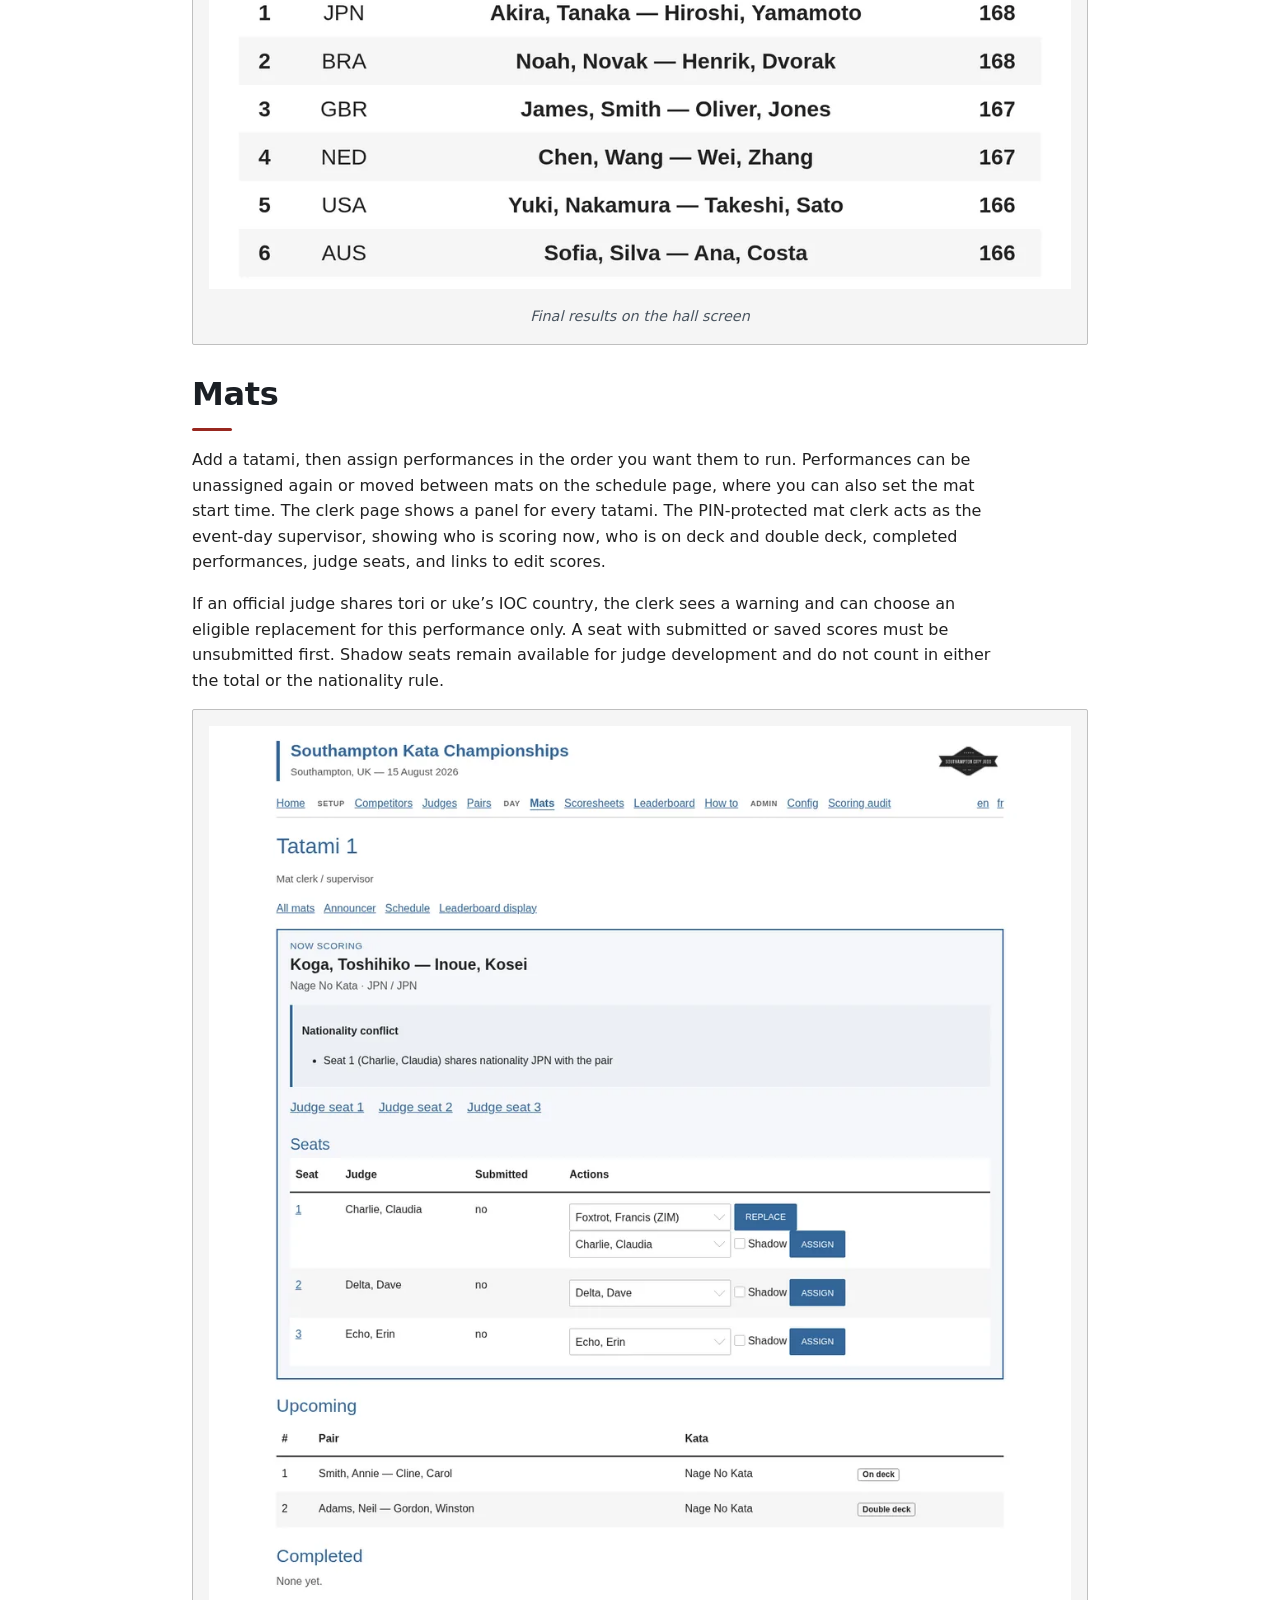
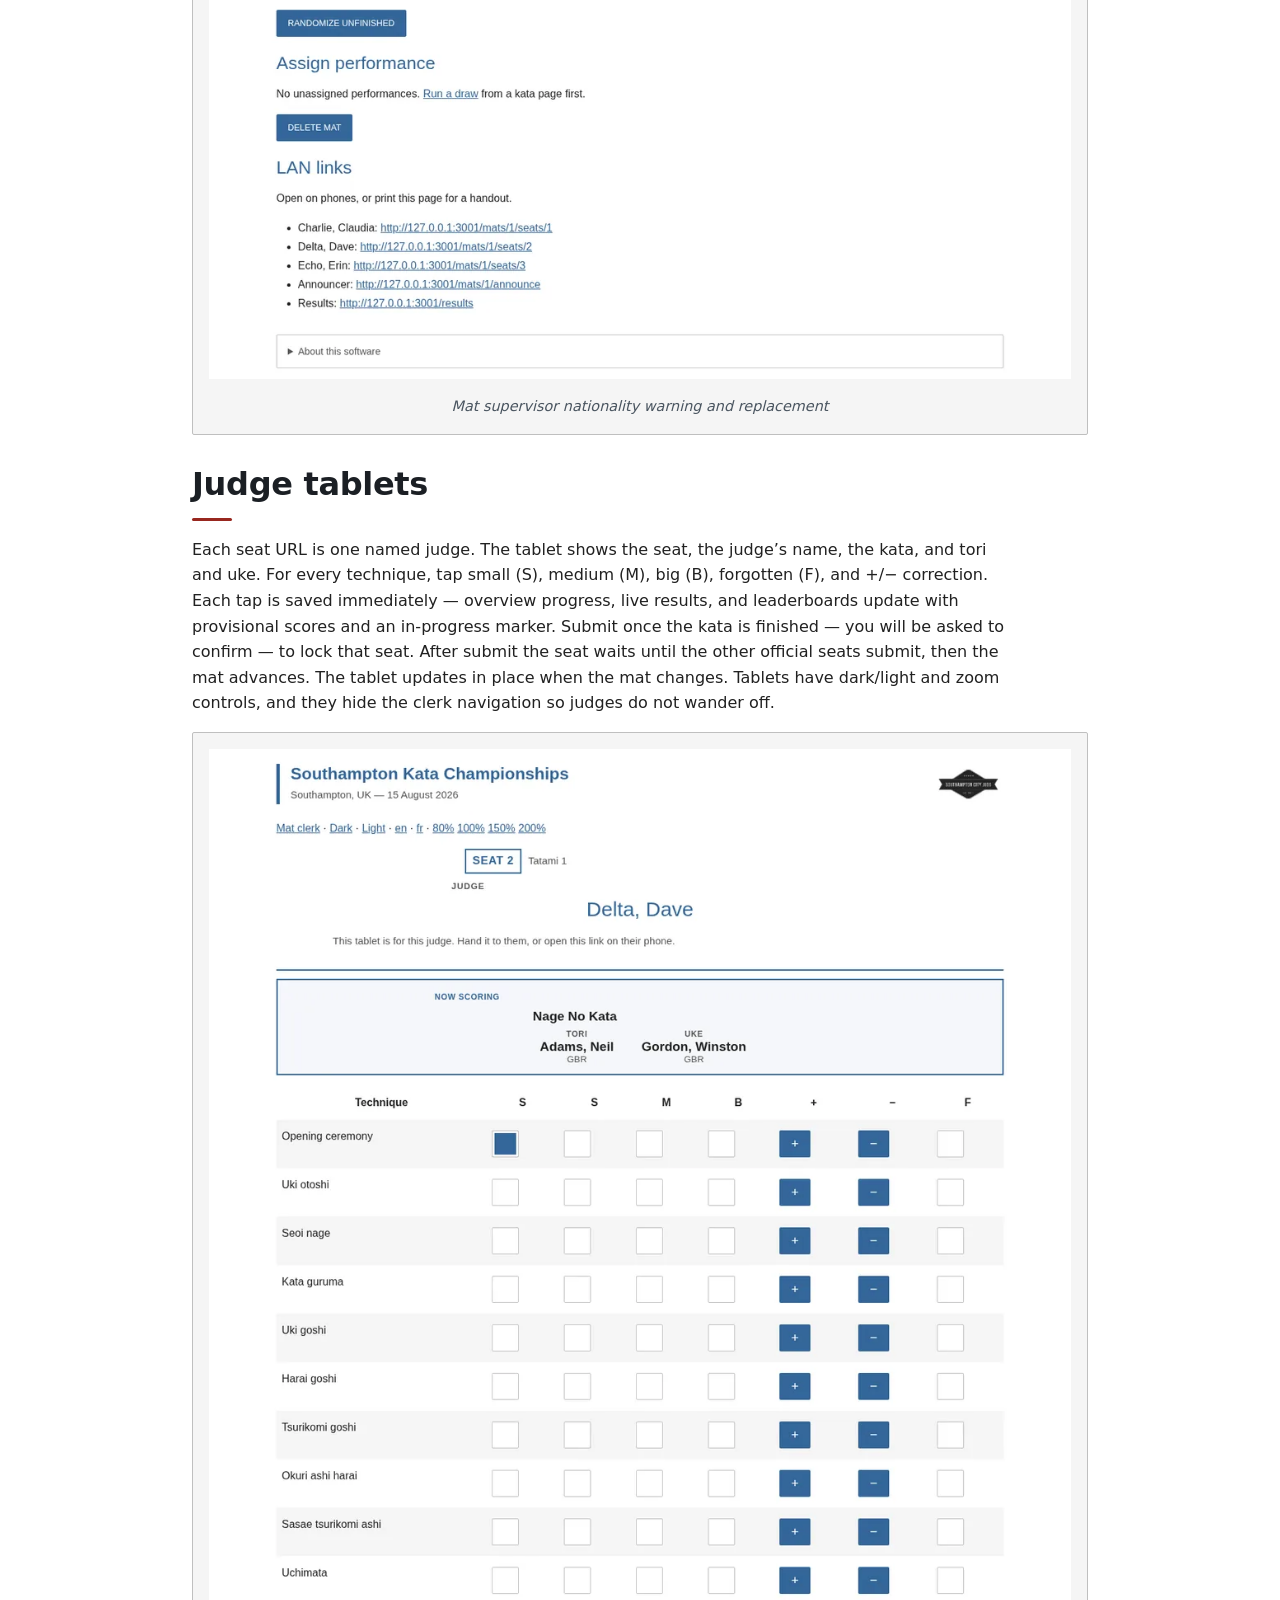
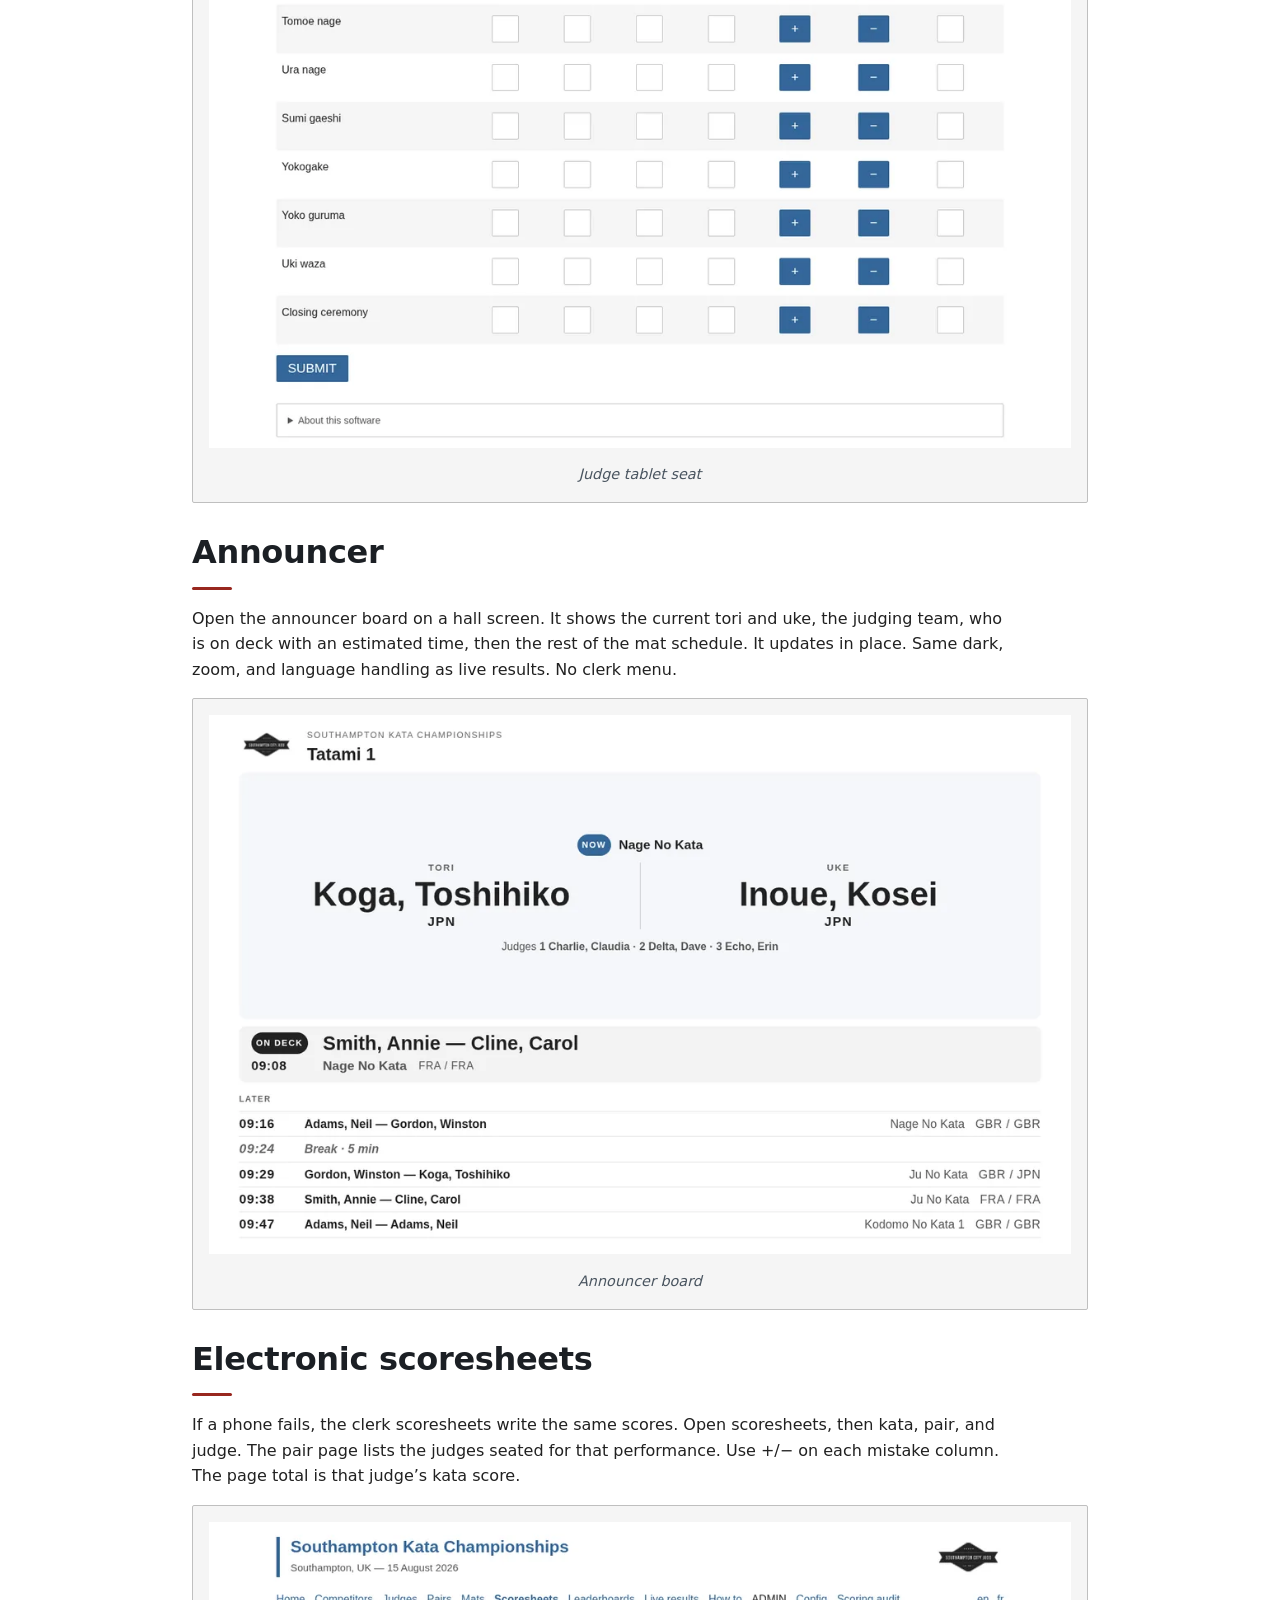
<file: how-it-works/index.html>
<!DOCTYPE html>
<html lang="en">
  <head>
    <meta charset="utf-8" />
    <meta name="viewport" content="width=device-width, initial-scale=1" />
    <meta name="theme-color" content="#ffffff" />
    <meta name="author" content="Lance Wicks" />
    <meta name="copyright" content="Lance Wicks" />
    <meta property="og:type" content="website" />
    <meta property="og:site_name" content="Judo Kata Tournament Manager" />
    <meta property="og:locale" content="en_GB" />
    <meta property="og:image" content="https://katajudo.com/og-image.png" />
    <meta property="og:image:alt" content="Judo Kata Tournament Manager" />
    <meta property="og:image:width" content="1200" />
    <meta property="og:image:height" content="621" />
    <meta name="twitter:card" content="summary_large_image" />
    <meta name="twitter:image" content="https://katajudo.com/og-image.png" />
    <meta name="twitter:image:alt" content="Judo Kata Tournament Manager" />
    <link rel="stylesheet" href="/css/almond.css" />
    <link rel="stylesheet" href="/css/kata.css" />
    <link rel="apple-touch-icon" sizes="180x180" href="/apple-touch-icon.png" />
    <link rel="icon" type="image/png" sizes="32x32" href="/favicon-32x32.png" />
    <link rel="icon" type="image/png" sizes="16x16" href="/favicon-16x16.png" />
    <link rel="manifest" href="/site.webmanifest" />
    <title>How an event runs | Judo Kata Tournament Manager</title>
    <meta name="description" content="From config and Judobase import to judge tablets, live results, and a printable PDF pack. Run a judo kata event from one laptop on the LAN." />
    <link rel="canonical" href="https://katajudo.com/how-it-works/" />
    <meta property="og:url" content="https://katajudo.com/how-it-works/" />
    <meta property="og:title" content="How an event runs | Judo Kata Tournament Manager" />
    <meta property="og:description" content="From config and Judobase import to judge tablets, live results, and a printable PDF pack. Run a judo kata event from one laptop on the LAN." />
    <meta name="twitter:title" content="How an event runs | Judo Kata Tournament Manager" />
    <meta name="twitter:description" content="From config and Judobase import to judge tablets, live results, and a printable PDF pack. Run a judo kata event from one laptop on the LAN." />
    <script type="application/ld+json">
{
  "@context": "https://schema.org",
  "@graph": [
    {
      "@type": "WebSite",
      "@id": "https://katajudo.com/#website",
      "name": "Judo Kata Tournament Manager",
      "url": "https://katajudo.com/",
      "description": "Browser-based software to organise, score, and display judo kata competitions from one laptop on the local network.",
      "inLanguage": "en",
      "publisher": {
        "@id": "https://katajudo.com/#author"
      },
      "mainEntity": {
        "@id": "https://katajudo.com/#app"
      }
    },
    {
      "@type": "Person",
      "@id": "https://katajudo.com/#author",
      "name": "Lance Wicks",
      "email": "lw@judocoach.com",
      "url": "https://katajudo.com/about/",
      "sameAs": [
        "https://github.com/lancew",
        "https://www.linkedin.com/in/lancew",
        "https://perl.kiwi/typing"
      ]
    },
    {
      "@type": "SoftwareApplication",
      "@id": "https://katajudo.com/#app",
      "name": "Judo Kata Tournament Manager",
      "url": "https://katajudo.com/"
    },
    {
      "@type": "WebPage",
      "@id": "https://katajudo.com/how-it-works/#webpage",
      "url": "https://katajudo.com/how-it-works/",
      "name": "How an event runs | Judo Kata Tournament Manager",
      "description": "From config and Judobase import to judge tablets, live results, and a printable PDF pack. Run a judo kata event from one laptop on the LAN.",
      "isPartOf": {
        "@id": "https://katajudo.com/#website"
      },
      "about": {
        "@id": "https://katajudo.com/#app"
      },
      "primaryImageOfPage": {
        "@type": "ImageObject",
        "url": "https://katajudo.com/og-image.png"
      }
    },
    {
      "@type": "BreadcrumbList",
      "itemListElement": [
        {
          "@type": "ListItem",
          "position": 1,
          "name": "Home",
          "item": "https://katajudo.com/"
        },
        {
          "@type": "ListItem",
          "position": 2,
          "name": "How it works",
          "item": "https://katajudo.com/how-it-works/"
        }
      ]
    }
  ]
}
    </script>
  </head>
  <body>
    <a class="skip-link" href="#main">Skip to main content</a>

    <header class="site-header">
      <p class="site-brand"><a href="/">Judo Kata Tournament Manager</a></p>
      <nav class="site-nav" aria-label="Primary">
        <ul>
          <li><a href="/how-it-works/" aria-current="page">How it works</a></li>
          <li><a href="/scoring/">Scoring</a></li>
          <li><a href="/on-site/">On-site</a></li>
          <li><a href="/about/">About</a></li>
          <li>
            <a href="mailto:lw@judocoach.com?subject=Kata%20Tournament%20Manager%20demo&amp;body=Event%20name%3A%0AEvent%20date%3A%0AKata%3A%0APairs%3A%0AYour%20role%3A%0A">Book a demo</a>
          </li>
        </ul>
      </nav>
    </header>

    <main id="main" class="content">
      <nav class="breadcrumbs" aria-label="Breadcrumb">
        <ol>
          <li><a href="/">Home</a></li>
          <li><a href="/how-it-works/" aria-current="page">How it works</a></li>
        </ol>
      </nav>

      <header class="hero">
        <h1 id="workflow-heading">How an event runs</h1>
        <p class="lede">
          One laptop, many browsers. Clerks, judge tablets, the announcer, and
          live results stay in sync on the local network. The in-app How to page
          walks through the same flow.
        </p>
        <p>
          Scoring rulesets are documented on the
          <a href="/scoring/">scoring page</a>. For someone to run the laptop at
          your competition, see
          <a href="/on-site/">on-site support</a>.
        </p>
      </header>
      <nav class="inpage-nav" aria-label="On this page">
        <ul>
          <li><a href="#config">Config</a></li>
          <li><a href="#competitors">Competitors</a></li>
          <li><a href="#pairs">Pairs</a></li>
          <li><a href="#judges">Judges</a></li>
          <li><a href="#draw">Draw</a></li>
          <li><a href="#final-round">Prelim to final</a></li>
          <li><a href="#mats">Mats</a></li>
          <li><a href="#tablets">Judge tablets</a></li>
          <li><a href="#announcer">Announcer</a></li>
          <li><a href="#scoresheets">Scoresheets</a></li>
          <li><a href="#pdf">PDF pack</a></li>
          <li><a href="#live-results">Live results</a></li>
          <li><a href="#leaderboards">Leaderboards</a></li>
          <li><a href="#award-ceremony">Award ceremony</a></li>
          <li><a href="#audit">Scoring audit</a></li>
          <li><a href="#progress">Progress</a></li>
          <li><a href="#deploy">Where it runs</a></li>
        </ul>
      </nav>

      <article class="section" aria-label="Event workflow">
        <h2 id="config">Config</h2>
        <p>
          Before anyone walks in, set the event name, location, dates, and logo.
          Choose how many judges sit a performance, schedule breaks, decide
          whether the judging team rotates, and tick the kata this event will
          run. You can also set an organiser PIN, create public links for tablets
          and displays, choose how long each kata stays on a rotating results
          screen, and pick the live-screen language — English, French, or
          German — remembered for each browser session.
        </p>
        <p>
          Event rules live here too. Pick
          <a href="/scoring/">EJU, kata-judge/BJA-style, or IJF scoring</a>
          independently from the current or IJF competition formula.
          Nationality policy controls how the draw prefers judges from outside
          the pair’s countries, while optional Senior and U23 registration rules
          turn on the corresponding age, grade, division, and entry checks.
        </p>
        <figure>
          <img
            src="/screenshots/Config.webp"
            alt="Config page showing IJF scoring, IJF competition formula, hard judge nationality policy, and Senior and U23 registration rules"
            loading="lazy"
            width="1046"
            height="1721"
          />
          <figcaption>Event scoring, draw, and registration controls</figcaption>
        </figure>

        <h2 id="competitors">Competitors</h2>
        <p>
          Register competitors through the web UI, CSV import, or from this year’s
          IJF kata events on Judobase. The CSV header starts with
          <code>"Country","Given Name","Surname"</code> and can include
          <code>"Birth Year","Grade"</code>. Judobase import adds people and
          skips anyone already in this event with the same name and country.
        </p>
        <p>
          When Senior or U23 registration rules are switched on, birth year and
          grade become required and invalid entries are blocked before they
          reach the draw. Judobase cannot supply those two fields, so leave
          registration checks off for that import, or enter competitors
          manually or by CSV.
        </p>
        <p>
          Senior requires both partners to be at least 16 and 1st Dan, with one
          Senior pair per person. U23 requires both to be 16–22 and at least 1st
          Kyu, allows Nage-no-Kata, Ju-no-Kata, or Katame-no-Kata, and permits
          up to two U23 pairs per person. Leave the setting off for ordinary
          club-event entry.
        </p>
        <figure>
          <img
            src="/screenshots/Competitors-Kata.webp"
            alt="Competitors page listing country, name, birth year, and grade"
            loading="lazy"
            width="1046"
            height="735"
          />
          <figcaption
            >Competitor details used for optional eligibility checks</figcaption
          >
        </figure>
        <figure>
          <img
            src="/screenshots/Import-IJF.webp"
            alt="Import from IJF event page listing this year’s Judobase kata championships with an Import button per event"
            loading="lazy"
            width="1046"
            height="1037"
          />
          <figcaption>Import competitors from an IJF event</figcaption>
        </figure>

        <h2 id="pairs">Pairs</h2>
        <p>
          Form tori and uke pairs for each kata. When registration checks are
          on, choose Senior or U23 for the pair; the application checks both
          partners’ calendar-year age and grade, the permitted kata, and the
          entry limit for that division.
        </p>
        <p>
          You can also give previous medallists an optional seed rank. In a
          two-group preliminary the draw spreads the seeds across the groups,
          but in performance order the unseeded pairs are shuffled first and
          the seeded pairs go last, so seed #1 performs last.
        </p>
        <figure>
          <img
            src="/screenshots/Pairs-Kata.webp"
            alt="Pairs page listing tori and uke, kata, Senior or U23 division, and seed rank"
            loading="lazy"
            width="1046"
            height="816"
          />
          <figcaption>Pair divisions and seed ranks</figcaption>
        </figure>

        <h2 id="judges">Judges</h2>
        <p>
          Add judges per kata, or import them from CSV with
          <code>"Country","Given Name","Surname","Kata"</code> (use the kata
          code, for example <code>nagenokata</code>). You need at least the
          number of judges per performance selected in Config.
        </p>
        <figure>
          <img
            src="/screenshots/Judges-Kata.webp"
            alt="Judges page listing judges and the kata they are judging"
            loading="lazy"
            width="1046"
            height="874"
          />
          <figcaption>Judges page</figcaption>
        </figure>

        <h2 id="draw">Draw</h2>
        <p>
          Run an automated draw for performance order and seated panels. You can
          keep the current formula — up to 6 pairs go straight to a final, 7–11
          use one preliminary with the top 4 advancing, and 12 or more use two
          groups with the top 3 from each — or select the IJF formula: up to 6
          direct, 7–9 with the top 6 advancing, and 10 or more in two groups with
          the top 3 from each.
        </p>
        <p>
          Unseeded pairs are shuffled first; seeded pairs are placed last in
          performance order, so seed #1 performs last. In a two-group
          preliminary the seeds are also spread across the groups. When judges
          are seated automatically, the configured nationality policy prefers
          officials who do not share tori or uke’s IOC country. Running the draw
          again overwrites that kata’s order, with an optional wipe when you
          also need to remove scores already entered.
        </p>
        <p>
          Run the draw in front of the field with the ceremony console: the
          hall display for the projector shows the title page, field briefing,
          and overview, then animates each kata’s draw live over SSE. Ceremony
          draws are saved like any other, the console can jump between kata,
          and the hall sound can be muted from there.
        </p>
        <p>
          When the formula uses one or two preliminary rounds, a
          <strong>Start final</strong> button appears on the draw page once
          every prelim pair is complete. Direct finals of six or fewer pairs
          skip this — there is only one round.
        </p>
        <figure>
          <img
            src="/screenshots/Draw-Start-Final.webp"
            alt="Draw page for Nage-no-Kata showing judge blocks for performances 1–5, 6–10, and 11–12, with Start final ready after prelims are scored"
            loading="lazy"
            width="1046"
            height="1644"
          />
          <figcaption>Draw with judge blocks and Start final</figcaption>
        </figure>

        <h2 id="final-round">Prelim to final</h2>
        <p>
          After prelims, the clerk starts the final from the draw page. The
          system picks the advancers from prelim scores only, re-randomises
          their performance order, re-seats the judges, and switches live mats,
          tablets, and the hall board to the final queue. Prelim draw, scores,
          and mat history stay untouched.
        </p>
        <p>
          Medal totals come from the final round only. The hall results screen
          shows <strong>Final</strong> as the formula kicker and lists the six
          (or four) finalists without an Advances column. The clerk leaderboard
          keeps Preliminary and Final tabs so you can still read who qualified
          and who was cut. If no final scores have been entered yet, you can
          undo the switch from the draw page.
        </p>
        <figure>
          <img
            src="/screenshots/Draw-Final.webp"
            alt="Draw page after Start final, with Re-randomise the Final controls and Undo final"
            loading="lazy"
            width="1046"
            height="1644"
          />
          <figcaption>Final draw with Undo final</figcaption>
        </figure>
        <figure>
          <img
            src="/screenshots/Live-Results-Prelims.webp"
            alt="Hall results for Nage-no-Kata during prelims showing twelve pairs, an Advances column, and the formula Two preliminaries (top 3 per group)"
            loading="lazy"
            width="1046"
            height="588"
          />
          <figcaption>Prelim results on the hall screen</figcaption>
        </figure>
        <figure>
          <img
            src="/screenshots/Live-Results-Final.webp"
            alt="Hall results after the final has started, showing six finalists ranked by final points and the formula Final"
            loading="lazy"
            width="1046"
            height="588"
          />
          <figcaption>Final results on the hall screen</figcaption>
        </figure>

        <h2 id="mats">Mats</h2>
        <p>
          Add a tatami, then assign performances in the order you want them to
          run. Performances can be unassigned again or moved between mats on
          the schedule page, where you can also set the mat start time. The
          clerk page shows a panel for every tatami. The PIN-protected mat
          clerk acts as the event-day supervisor, showing who is scoring now,
          who is on deck and double deck, completed performances, judge seats,
          and links to edit scores.
        </p>
        <p>
          If an official judge shares tori or uke’s IOC country, the clerk sees
          a warning and can choose an eligible replacement for this performance
          only. A seat with submitted or saved scores must be unsubmitted first.
          Shadow seats remain available for judge development and do not count
          in either the total or the nationality rule.
        </p>
        <figure>
          <img
            src="/screenshots/Mats-Clerk.webp"
            alt="Mat clerk and supervisor page showing a judge nationality conflict and eligible replacement control"
            loading="lazy"
            width="1046"
            height="1520"
          />
          <figcaption>Mat supervisor nationality warning and replacement</figcaption>
        </figure>

        <h2 id="tablets">Judge tablets</h2>
        <p>
          Each seat URL is one named judge. The tablet shows the seat, the
          judge’s name, the kata, and tori and uke. For every technique, tap
          small (S), medium (M), big (B), forgotten (F), and +/− correction.
          Each tap is saved immediately — overview progress, live results, and
          leaderboards update with provisional scores and an in-progress
          marker. Submit once the kata is finished — you will be asked to
          confirm — to lock that seat. After submit the seat waits until the
          other official seats submit, then the mat advances. The tablet
          updates in place when the mat changes. Tablets have dark/light and
          zoom controls, and they hide the clerk navigation so judges do not
          wander off.
        </p>
        <figure>
          <img
            src="/screenshots/Judge-Tablet.webp"
            alt="Judge tablet for seat 2 showing the named judge, tori and uke, and technique scoring grid with S M B F and plus minus controls"
            loading="lazy"
            width="1046"
            height="1576"
          />
          <figcaption>Judge tablet seat</figcaption>
        </figure>

        <h2 id="announcer">Announcer</h2>
        <p>
          Open the announcer board on a hall screen. It shows the current tori
          and uke, the judging team, who is on deck with an estimated time, then
          the rest of the mat schedule. It updates in place. Same dark, zoom,
          and language handling as live results. No clerk menu.
        </p>
        <figure>
          <img
            src="/screenshots/Announcer.webp"
            alt="Announcer board for Tatami 1 with current tori and uke, judging team, on-deck pair, and later schedule including a break"
            loading="lazy"
            width="1046"
            height="654"
          />
          <figcaption>Announcer board</figcaption>
        </figure>

        <h2 id="scoresheets">Electronic scoresheets</h2>
        <p>
          If a phone fails, the clerk scoresheets write the same scores. Open
          scoresheets, then kata, pair, and judge. The pair page lists the
          judges seated for that performance. Use +/− on each mistake column.
          The page total is that judge’s kata score.
        </p>
        <figure>
          <img
            src="/screenshots/Scoresheet-Kata-Pair-Judge.webp"
            alt="Clerk scoresheet for a pair and judge with technique rows and mistake plus-minus controls"
            loading="lazy"
            width="1046"
            height="1585"
          />
          <figcaption>Electronic scoresheet in the browser</figcaption>
        </figure>

        <h2 id="pdf">Printable PDF pack</h2>
        <p>
          Download a pack for one kata or the whole day. Choose blank, in
          progress, completed, or all sheets. Force blank layout if you need
          empty paper after scoring has started. Each pack includes a cover, a
          divider per kata, performance order, results, and a pair×judge
          scoresheet with a checkbox grid, totals, judge and data-entry
          signature blocks, and the event logo in the header.
        </p>
        <p>
          Large fields paginate order and results across extra A4 pages so
          every pair appears. After the final has started, a single-kata
          download adds a second block labelled <strong>Preliminary</strong>
          then <strong>Final</strong> — each with its own order, results, and
          scoresheets — in one file.
        </p>
        <div class="pdf-gallery">
          <figure>
            <img
              src="/screenshots/PDF-Cover.webp"
              alt="PDF cover page titled Full day scoresheet pack listing included kata"
              loading="lazy"
              width="1046"
              height="1480"
            />
            <figcaption>Day-pack cover</figcaption>
          </figure>
          <figure>
            <img
              src="/screenshots/PDF-Divider.webp"
              alt="PDF kata section divider page with a large kata title"
              loading="lazy"
              width="1046"
              height="1480"
            />
            <figcaption>Kata divider</figcaption>
          </figure>
          <figure>
            <img
              src="/screenshots/PDF-Order.webp"
              alt="PDF performance order page listing pairs and judging teams"
              loading="lazy"
              width="1046"
              height="1480"
            />
            <figcaption>Performance order</figcaption>
          </figure>
          <figure>
            <img
              src="/screenshots/PDF-Results.webp"
              alt="PDF results page with rank, nations, pair, and points columns"
              loading="lazy"
              width="1046"
              height="1480"
            />
            <figcaption>Results page</figcaption>
          </figure>
          <figure>
            <img
              src="/screenshots/PDF-Scoresheet.webp"
              alt="Printed PDF scoresheet with event header, pair and judge details, mistake checkbox grid, total, and signature boxes"
              loading="lazy"
              width="1046"
              height="1480"
            />
            <figcaption>Pair×judge scoresheet</figcaption>
          </figure>
          <figure>
            <img
              src="/screenshots/PDF-Prelim-Order.webp"
              alt="PDF page titled Nage No Kata - Preliminary - Performance order listing twelve pairs and judging teams"
              loading="lazy"
              width="1046"
              height="1480"
            />
            <figcaption>Preliminary performance order</figcaption>
          </figure>
          <figure>
            <img
              src="/screenshots/PDF-Prelim-Results.webp"
              alt="PDF page titled Nage No Kata - Preliminary - Results with rank, nations, pair, and points for twelve pairs"
              loading="lazy"
              width="1046"
              height="1480"
            />
            <figcaption>Preliminary results</figcaption>
          </figure>
          <figure>
            <img
              src="/screenshots/PDF-Final-Order.webp"
              alt="PDF page titled Nage No Kata - Final - Performance order listing six finalists and judging teams"
              loading="lazy"
              width="1046"
              height="1480"
            />
            <figcaption>Final performance order</figcaption>
          </figure>
          <figure>
            <img
              src="/screenshots/PDF-Final-Results.webp"
              alt="PDF page titled Nage No Kata - Final - Results ranking six finalists by final points"
              loading="lazy"
              width="1046"
              height="1480"
            />
            <figcaption>Final results</figcaption>
          </figure>
        </div>

        <h2 id="live-results">Live results</h2>
        <p>
          Project the ranking on a hall screen — large type, no clerk menu.
          Scores update in place as judges tap, including provisional points
          while a pair is still being scored, with an in-progress marker and
          progress %. The table scales to fit every row on a 1080p projector
          from rank 1, so a large preliminary field stays readable without
          scrolling. Small direct finals keep the jumbo type. During prelims
          the Advances column shows who would qualify; it hides on direct
          finals and after the final has started.
        </p>
        <p>
          Open <code>/results?rotate=1</code> to loop through kata; how long
          each stays on screen is set in Config. Language is picked in Config
          and remembered for the browser session; use
          <code>?theme=dark</code> and <code>?zoom=</code> like the tablets.
        </p>
        <figure>
          <img
            src="/screenshots/Live-Results.webp"
            alt="Live results display for Nage-no-Kata during two preliminaries showing twelve ranked pairs with an Advances column"
            loading="lazy"
            width="1046"
            height="588"
          />
          <figcaption>Live results display</figcaption>
        </figure>

        <h2 id="leaderboards">Leaderboards and CSV</h2>
        <p>
          Leaderboards are the same ranking for the clerk, including
          provisional totals and the in-progress marker while a panel is still
          scoring. After the final has started, switch between Preliminary and
          Final tabs; the prelim view keeps the Advances column. Download
          per-kata totals CSV (rank, country, pair, points) and
          technique-level CSV (per judge, per technique) for the round you are
          viewing.
        </p>
        <div class="pdf-gallery">
          <figure>
            <img
              src="/screenshots/Leaderboard-Prelim.webp"
              alt="Clerk leaderboard on the Preliminary tab showing twelve pairs ranked with an Advances column"
              loading="lazy"
              width="1046"
              height="1644"
            />
            <figcaption>Preliminary leaderboard</figcaption>
          </figure>
          <figure>
            <img
              src="/screenshots/Leaderboard-Final.webp"
              alt="Clerk leaderboard on the Final tab showing six finalists ranked by final points"
              loading="lazy"
              width="1046"
              height="1046"
            />
            <figcaption>Final leaderboard</figcaption>
          </figure>
        </div>

        <h2 id="award-ceremony">Award ceremony</h2>
        <p>
          After a kata is scored, open the award ceremony from the same control
          console. The hall display steps through each kata, shows a title card,
          then reveals the ranked results with gold, silver, and bronze markers.
          The control deck lets you move to the next kata, jump to any kata in
          the event, and end the ceremony when finished.
        </p>
        <p>
          Like the draw ceremony, the award display stays in sync over SSE and
          can be muted from the controller. It uses the same final or prelim
          rankings shown on the leaderboard, so the medals on screen match the
          official results.
        </p>

        <h2 id="audit">Scoring audit</h2>
        <p>
          Under Admin, the scoring audit log records tablet taps, submits, and
          unsubmits. Filter by mat, performance, seat, action, judge, or time
          if you need to see what was marked and when.
        </p>
        <figure>
          <img
            src="/screenshots/Scoring-Audit.webp"
            alt="Admin scoring audit log with filters for mat, seat, action, and judge, and a table of recent score draft updates"
            loading="lazy"
            width="1046"
            height="899"
          />
          <figcaption>Scoring audit log</figcaption>
        </figure>

        <h2 id="progress">Category progress</h2>
        <p>
          A summary view shows how far the category has progressed — useful for
          medals, announcements, and keeping the mat schedule moving.
        </p>
        <figure>
          <img
            src="/screenshots/Kata.webp"
            alt="Kata category summary showing completion progress"
            loading="lazy"
            width="1046"
            height="1097"
          />
          <figcaption>Category progress summary</figcaption>
        </figure>

      </article>
      <section class="section" aria-labelledby="deploy">
        <h2 id="deploy">Runs where you need it</h2>
        <ul>
          <li>
            Access everything through a web browser — no special client install
            for tableside users
          </li>
          <li>
            Run on a primary machine at the venue; use a local network when
            multiple devices need access
          </li>
          <li>
            Start with <code>./script/start</code> so one worker keeps judge
            tablets, the announcer, and live results in sync. If a live
            connection drops, those pages also reload every five seconds
          </li>
          <li>Each event uses its own SQLite database file</li>
          <li>Optional Docker packaging for consistent deployment</li>
          <li>
            Organiser PIN protects clerk pages (competitors, judges, pairs,
            scoresheets, draw, config, mats clerk, leaderboards, scoring
            audit). Results, announcer, judge seats, and schedule stay
            reachable on the LAN
          </li>
          <li>
            A public token gives <code>/p/…</code> links for tablets, announcer,
            and results without the PIN
          </li>
          <li>
            Live screens support English, French, and German
          </li>
          <li>
            Built with Perl, Mojolicious, SQLite, and AlmondCSS; licensed under
            the AGPL
          </li>
        </ul>

        <figure>
          <img
            src="/KataSoftware-Container-1792.webp"
            srcset="
              /KataSoftware-Container-896.webp   896w,
              /KataSoftware-Container-1792.webp 1792w
            "
            sizes="(min-width: 56rem) 896px, 100vw"
            alt="Container diagram of the Judo Kata Tournament Manager system components"
            loading="lazy"
            width="1792"
            height="928"
          />
          <figcaption>System overview</figcaption>
        </figure>

      </section>
      <p class="section-cta">
        <a href="mailto:lw@judocoach.com?subject=Kata%20Tournament%20Manager%20demo&amp;body=Event%20name%3A%0AEvent%20date%3A%0AKata%3A%0APairs%3A%0AYour%20role%3A%0A">Email us for a demo or test event</a>
        ·
        <a href="/on-site/">Have us run the scoring at your event</a>
      </p>
    </main>

    <footer class="site-footer">
      <nav class="footer-nav" aria-label="Footer">
        <ul>
          <li><a href="/">Home</a></li>
          <li><a href="/how-it-works/">How it works</a></li>
          <li><a href="/scoring/">Scoring</a></li>
          <li><a href="/alternatives/">Alternatives</a></li>
          <li><a href="/compare/">Compare</a></li>
          <li><a href="/on-site/">On-site support</a></li>
          <li><a href="/about/">About</a></li>
        </ul>
      </nav>
      <p>
        © 2022–2026
        <a href="/about/">Lance Wicks</a>
        ·
        <a href="mailto:lw@judocoach.com">lw@judocoach.com</a>
      </p>
    </footer>

    <dialog class="lightbox" id="lightbox">
      <button type="button" class="lightbox-close" aria-label="Close">
        ×
      </button>
      <img id="lightbox-img" alt="" />
    </dialog>
    <script src="/js/lightbox.js" defer></script>
  </body>
</html>
</file>
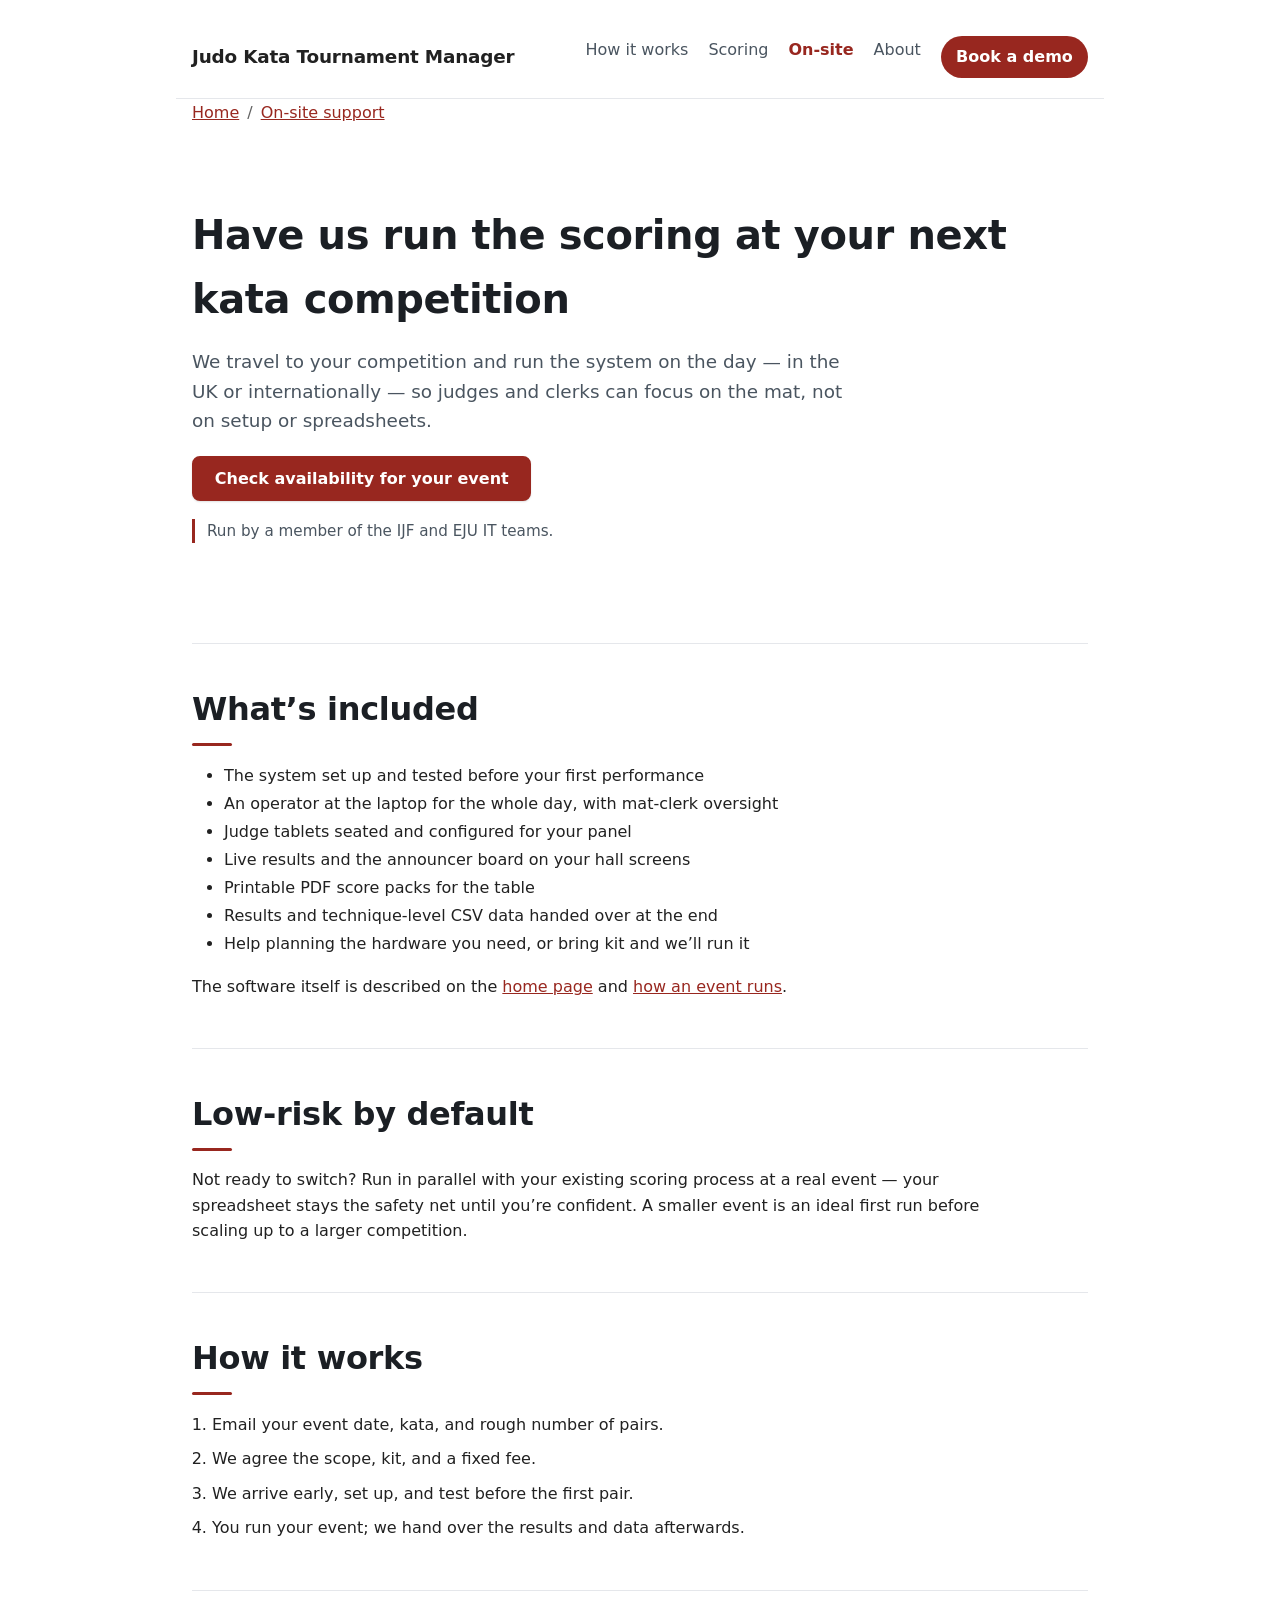
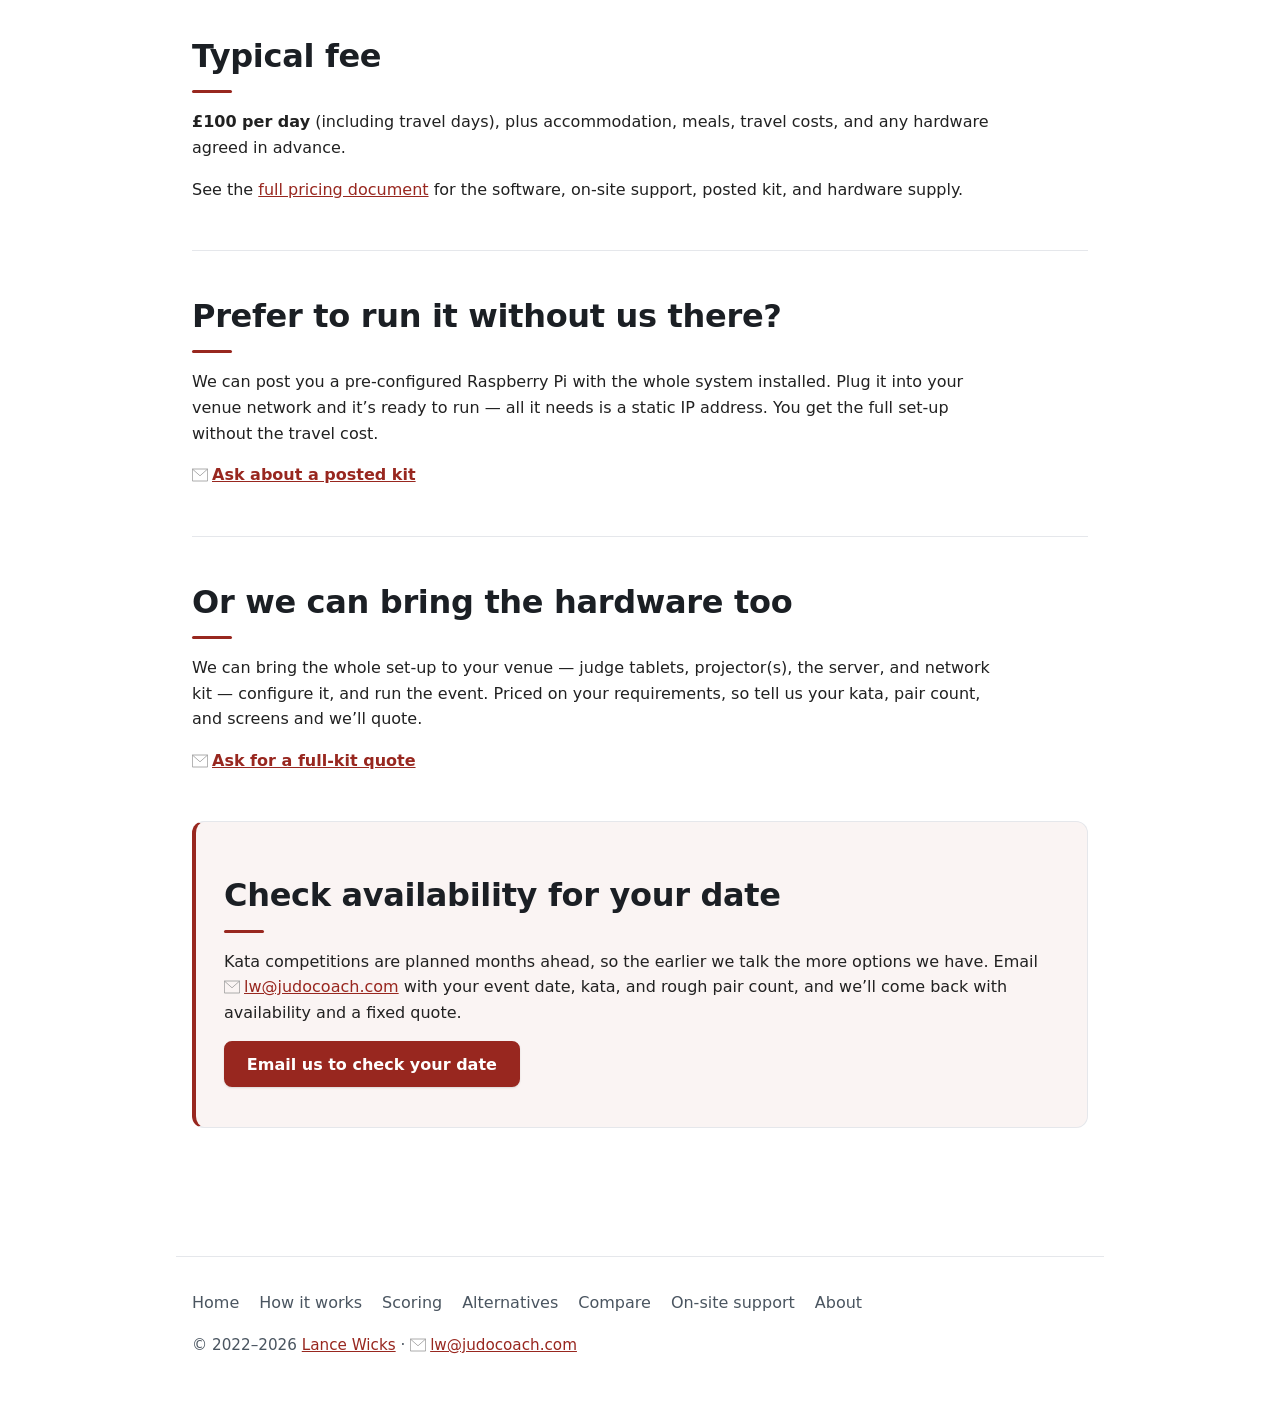
<file: on-site/index.html>
<!DOCTYPE html>
<html lang="en">
  <head>
    <meta charset="utf-8" />
    <meta name="viewport" content="width=device-width, initial-scale=1" />
    <meta name="theme-color" content="#ffffff" />
    <meta name="author" content="Lance Wicks" />
    <meta name="copyright" content="Lance Wicks" />
    <meta property="og:type" content="website" />
    <meta property="og:site_name" content="Judo Kata Tournament Manager" />
    <meta property="og:locale" content="en_GB" />
    <meta property="og:image" content="https://katajudo.com/og-image.png" />
    <meta property="og:image:alt" content="Judo Kata Tournament Manager" />
    <meta property="og:image:width" content="1200" />
    <meta property="og:image:height" content="621" />
    <meta name="twitter:card" content="summary_large_image" />
    <meta name="twitter:image" content="https://katajudo.com/og-image.png" />
    <meta name="twitter:image:alt" content="Judo Kata Tournament Manager" />
    <link rel="stylesheet" href="/css/almond.css" />
    <link rel="stylesheet" href="/css/kata.css" />
    <link rel="apple-touch-icon" sizes="180x180" href="/apple-touch-icon.png" />
    <link rel="icon" type="image/png" sizes="32x32" href="/favicon-32x32.png" />
    <link rel="icon" type="image/png" sizes="16x16" href="/favicon-16x16.png" />
    <link rel="manifest" href="/site.webmanifest" />
    <title>On-site kata scoring support | Judo Kata Tournament Manager</title>
    <meta name="description" content="We can run Judo Kata Tournament Manager at your competition, post you a pre-configured kit, or bring all the hardware. £100 per day plus travel." />
    <link rel="canonical" href="https://katajudo.com/on-site/" />
    <meta property="og:url" content="https://katajudo.com/on-site/" />
    <meta property="og:title" content="On-site kata scoring support | Judo Kata Tournament Manager" />
    <meta property="og:description" content="We can run Judo Kata Tournament Manager at your competition, post you a pre-configured kit, or bring all the hardware. £100 per day plus travel." />
    <meta name="twitter:title" content="On-site kata scoring support | Judo Kata Tournament Manager" />
    <meta name="twitter:description" content="We can run Judo Kata Tournament Manager at your competition, post you a pre-configured kit, or bring all the hardware. £100 per day plus travel." />
    <script type="application/ld+json">
{
  "@context": "https://schema.org",
  "@graph": [
    {
      "@type": "WebSite",
      "@id": "https://katajudo.com/#website",
      "name": "Judo Kata Tournament Manager",
      "url": "https://katajudo.com/",
      "description": "Browser-based software to organise, score, and display judo kata competitions from one laptop on the local network.",
      "inLanguage": "en",
      "publisher": {
        "@id": "https://katajudo.com/#author"
      },
      "mainEntity": {
        "@id": "https://katajudo.com/#app"
      }
    },
    {
      "@type": "Person",
      "@id": "https://katajudo.com/#author",
      "name": "Lance Wicks",
      "email": "lw@judocoach.com",
      "url": "https://katajudo.com/about/",
      "sameAs": [
        "https://github.com/lancew",
        "https://www.linkedin.com/in/lancew",
        "https://perl.kiwi/typing"
      ]
    },
    {
      "@type": "SoftwareApplication",
      "@id": "https://katajudo.com/#app",
      "name": "Judo Kata Tournament Manager",
      "url": "https://katajudo.com/"
    },
    {
      "@type": "WebPage",
      "@id": "https://katajudo.com/on-site/#webpage",
      "url": "https://katajudo.com/on-site/",
      "name": "On-site kata scoring support | Judo Kata Tournament Manager",
      "description": "We can run Judo Kata Tournament Manager at your competition, post you a pre-configured kit, or bring all the hardware. £100 per day plus travel.",
      "isPartOf": {
        "@id": "https://katajudo.com/#website"
      },
      "about": {
        "@id": "https://katajudo.com/#app"
      },
      "primaryImageOfPage": {
        "@type": "ImageObject",
        "url": "https://katajudo.com/og-image.png"
      }
    },
    {
      "@type": "BreadcrumbList",
      "itemListElement": [
        {
          "@type": "ListItem",
          "position": 1,
          "name": "Home",
          "item": "https://katajudo.com/"
        },
        {
          "@type": "ListItem",
          "position": 2,
          "name": "On-site support",
          "item": "https://katajudo.com/on-site/"
        }
      ]
    },
    {
      "@type": "Service",
      "@id": "https://katajudo.com/on-site/#service",
      "name": "On-site judo kata scoring support",
      "serviceType": "Event technical support",
      "description": "Travel to a judo kata competition and run Judo Kata Tournament Manager on the day, including parallel runs beside an existing scoring process.",
      "provider": {
        "@id": "https://katajudo.com/#author"
      },
      "areaServed": [
        {
          "@type": "Country",
          "name": "United Kingdom"
        },
        "International"
      ],
      "isRelatedTo": {
        "@id": "https://katajudo.com/#app"
      },
      "offers": {
        "@type": "Offer",
        "price": 100,
        "priceCurrency": "GBP",
        "unitText": "DAY",
        "description": "Typical fee £100 per day (including travel days), plus accommodation, meals, travel costs, and any hardware agreed in advance.",
        "url": "https://katajudo.com/on-site/"
      }
    },
    {
      "@type": "Service",
      "@id": "https://katajudo.com/on-site/#kit",
      "name": "Pre-configured judo kata scoring kit",
      "serviceType": "Event technical support",
      "description": "A pre-configured Raspberry Pi posted to the organiser with Judo Kata Tournament Manager installed. It runs the whole event on the venue network and only needs a static IP address.",
      "provider": {
        "@id": "https://katajudo.com/#author"
      },
      "areaServed": [
        {
          "@type": "Country",
          "name": "United Kingdom"
        },
        "International"
      ],
      "isRelatedTo": {
        "@id": "https://katajudo.com/#app"
      }
    },
    {
      "@type": "Service",
      "@id": "https://katajudo.com/on-site/#full-kit",
      "name": "Full judo kata competition hardware supply",
      "serviceType": "Event technical support",
      "description": "Full hardware set-up for a judo kata competition — judge tablets, projector(s), server, and network — brought to the venue and run on the day, priced on the event’s requirements.",
      "provider": {
        "@id": "https://katajudo.com/#author"
      },
      "areaServed": [
        {
          "@type": "Country",
          "name": "United Kingdom"
        },
        "International"
      ],
      "isRelatedTo": {
        "@id": "https://katajudo.com/#app"
      }
    }
  ]
}
    </script>
  </head>
  <body>
    <a class="skip-link" href="#main">Skip to main content</a>

    <header class="site-header">
      <p class="site-brand"><a href="/">Judo Kata Tournament Manager</a></p>
      <nav class="site-nav" aria-label="Primary">
        <ul>
          <li><a href="/how-it-works/">How it works</a></li>
          <li><a href="/scoring/">Scoring</a></li>
          <li><a href="/on-site/" aria-current="page">On-site</a></li>
          <li><a href="/about/">About</a></li>
          <li>
            <a href="mailto:lw@judocoach.com?subject=Kata%20Tournament%20Manager%20demo&amp;body=Event%20name%3A%0AEvent%20date%3A%0AKata%3A%0APairs%3A%0AYour%20role%3A%0A">Book a demo</a>
          </li>
        </ul>
      </nav>
    </header>

    <main id="main" class="content">
      <nav class="breadcrumbs" aria-label="Breadcrumb">
        <ol>
          <li><a href="/">Home</a></li>
          <li><a href="/on-site/" aria-current="page">On-site support</a></li>
        </ol>
      </nav>

      <header class="hero">
        <h1>Have us run the scoring at your next kata competition</h1>
        <p class="lede">
          We travel to your competition and run the system on the day — in the
          UK or internationally — so judges and clerks can focus on the mat, not
          on setup or spreadsheets.
        </p>
        <p class="hero-actions">
          <a
            class="button-primary"
            href="mailto:lw@judocoach.com?subject=On-site%20kata%20scoring%20support&amp;body=Event%20name%3A%0AEvent%20date%3A%0ALocation%3A%0AKata%3A%0APairs%3A%0A"
            >Check availability for your event</a
          >
        </p>
        <p class="hero-proof">
          Run by a member of the IJF and EJU IT teams.
        </p>
      </header>

      <section class="section" aria-labelledby="what-heading">
        <h2 id="what-heading">What’s included</h2>
        <ul>
          <li>The system set up and tested before your first performance</li>
          <li>An operator at the laptop for the whole day, with mat-clerk oversight</li>
          <li>Judge tablets seated and configured for your panel</li>
          <li>Live results and the announcer board on your hall screens</li>
          <li>Printable PDF score packs for the table</li>
          <li>Results and technique-level CSV data handed over at the end</li>
          <li>Help planning the hardware you need, or bring kit and we’ll run it</li>
        </ul>
        <p>
          The software itself is described on the
          <a href="/">home page</a> and
          <a href="/how-it-works/">how an event runs</a>.
        </p>
      </section>

      <section class="section" aria-labelledby="risk-heading">
        <h2 id="risk-heading">Low-risk by default</h2>
        <p>
          Not ready to switch? Run in parallel with your existing scoring
          process at a real event — your spreadsheet stays the safety net until
          you’re confident. A smaller event is an ideal first run before scaling
          up to a larger competition.
        </p>
      </section>

      <section class="section" aria-labelledby="process-heading">
        <h2 id="process-heading">How it works</h2>
        <ol class="steps">
          <li>Email your event date, kata, and rough number of pairs.</li>
          <li>We agree the scope, kit, and a fixed fee.</li>
          <li>We arrive early, set up, and test before the first pair.</li>
          <li>
            You run your event; we hand over the results and data afterwards.
          </li>
        </ol>
      </section>

      <section class="section" aria-labelledby="fee-heading">
        <h2 id="fee-heading">Typical fee</h2>
        <p>
          <strong>£100 per day</strong> (including travel days), plus
          accommodation, meals, travel costs, and any hardware agreed in
          advance.
        </p>
        <p>
          See the
          <a href="/pricing.md">full pricing document</a> for the software,
          on-site support, posted kit, and hardware supply.
        </p>
      </section>

      <section class="section" aria-labelledby="kit-heading">
        <h2 id="kit-heading">Prefer to run it without us there?</h2>
        <p>
          We can post you a pre-configured Raspberry Pi with the whole system
          installed. Plug it into your venue network and it’s ready to run — all
          it needs is a static IP address. You get the full set-up without the
          travel cost.
        </p>
        <p class="section-cta">
          <a
            href="mailto:lw@judocoach.com?subject=Kata%20Tournament%20Manager%20posted%20kit&amp;body=Event%20name%3A%0AEvent%20date%3A%0AKata%3A%0APairs%3A%0A"
            >Ask about a posted kit</a
          >
        </p>
      </section>

      <section class="section" aria-labelledby="fullkit-heading">
        <h2 id="fullkit-heading">Or we can bring the hardware too</h2>
        <p>
          We can bring the whole set-up to your venue — judge tablets,
          projector(s), the server, and network kit — configure it, and run the
          event. Priced on your requirements, so tell us your kata, pair count,
          and screens and we’ll quote.
        </p>
        <p class="section-cta">
          <a
            href="mailto:lw@judocoach.com?subject=Kata%20Tournament%20Manager%20full%20kit&amp;body=Event%20name%3A%0AEvent%20date%3A%0AKata%3A%0APairs%3A%0AScreens%20or%20kit%20needed%3A%0A"
            >Ask for a full-kit quote</a
          >
        </p>
      </section>

      <section class="section cta-panel" aria-labelledby="contact-heading">
        <h2 id="contact-heading">Check availability for your date</h2>
        <p>
          Kata competitions are planned months ahead, so the earlier we talk the
          more options we have. Email
          <a href="mailto:lw@judocoach.com?subject=On-site%20kata%20scoring%20support&amp;body=Event%20name%3A%0AEvent%20date%3A%0ALocation%3A%0AKata%3A%0APairs%3A%0A">lw@judocoach.com</a>
          with your event date, kata, and rough pair count, and we’ll come back
          with availability and a fixed quote.
        </p>
        <p class="section-cta">
          <a
            class="button-primary"
            href="mailto:lw@judocoach.com?subject=On-site%20kata%20scoring%20support&amp;body=Event%20name%3A%0AEvent%20date%3A%0ALocation%3A%0AKata%3A%0APairs%3A%0A"
            >Email us to check your date</a
          >
        </p>
      </section>
    </main>

    <footer class="site-footer">
      <nav class="footer-nav" aria-label="Footer">
        <ul>
          <li><a href="/">Home</a></li>
          <li><a href="/how-it-works/">How it works</a></li>
          <li><a href="/scoring/">Scoring</a></li>
          <li><a href="/alternatives/">Alternatives</a></li>
          <li><a href="/compare/">Compare</a></li>
          <li><a href="/on-site/">On-site support</a></li>
          <li><a href="/about/">About</a></li>
        </ul>
      </nav>
      <p>
        © 2022–2026
        <a href="/about/">Lance Wicks</a>
        ·
        <a href="mailto:lw@judocoach.com">lw@judocoach.com</a>
      </p>
    </footer>

  </body>
</html>
</file>
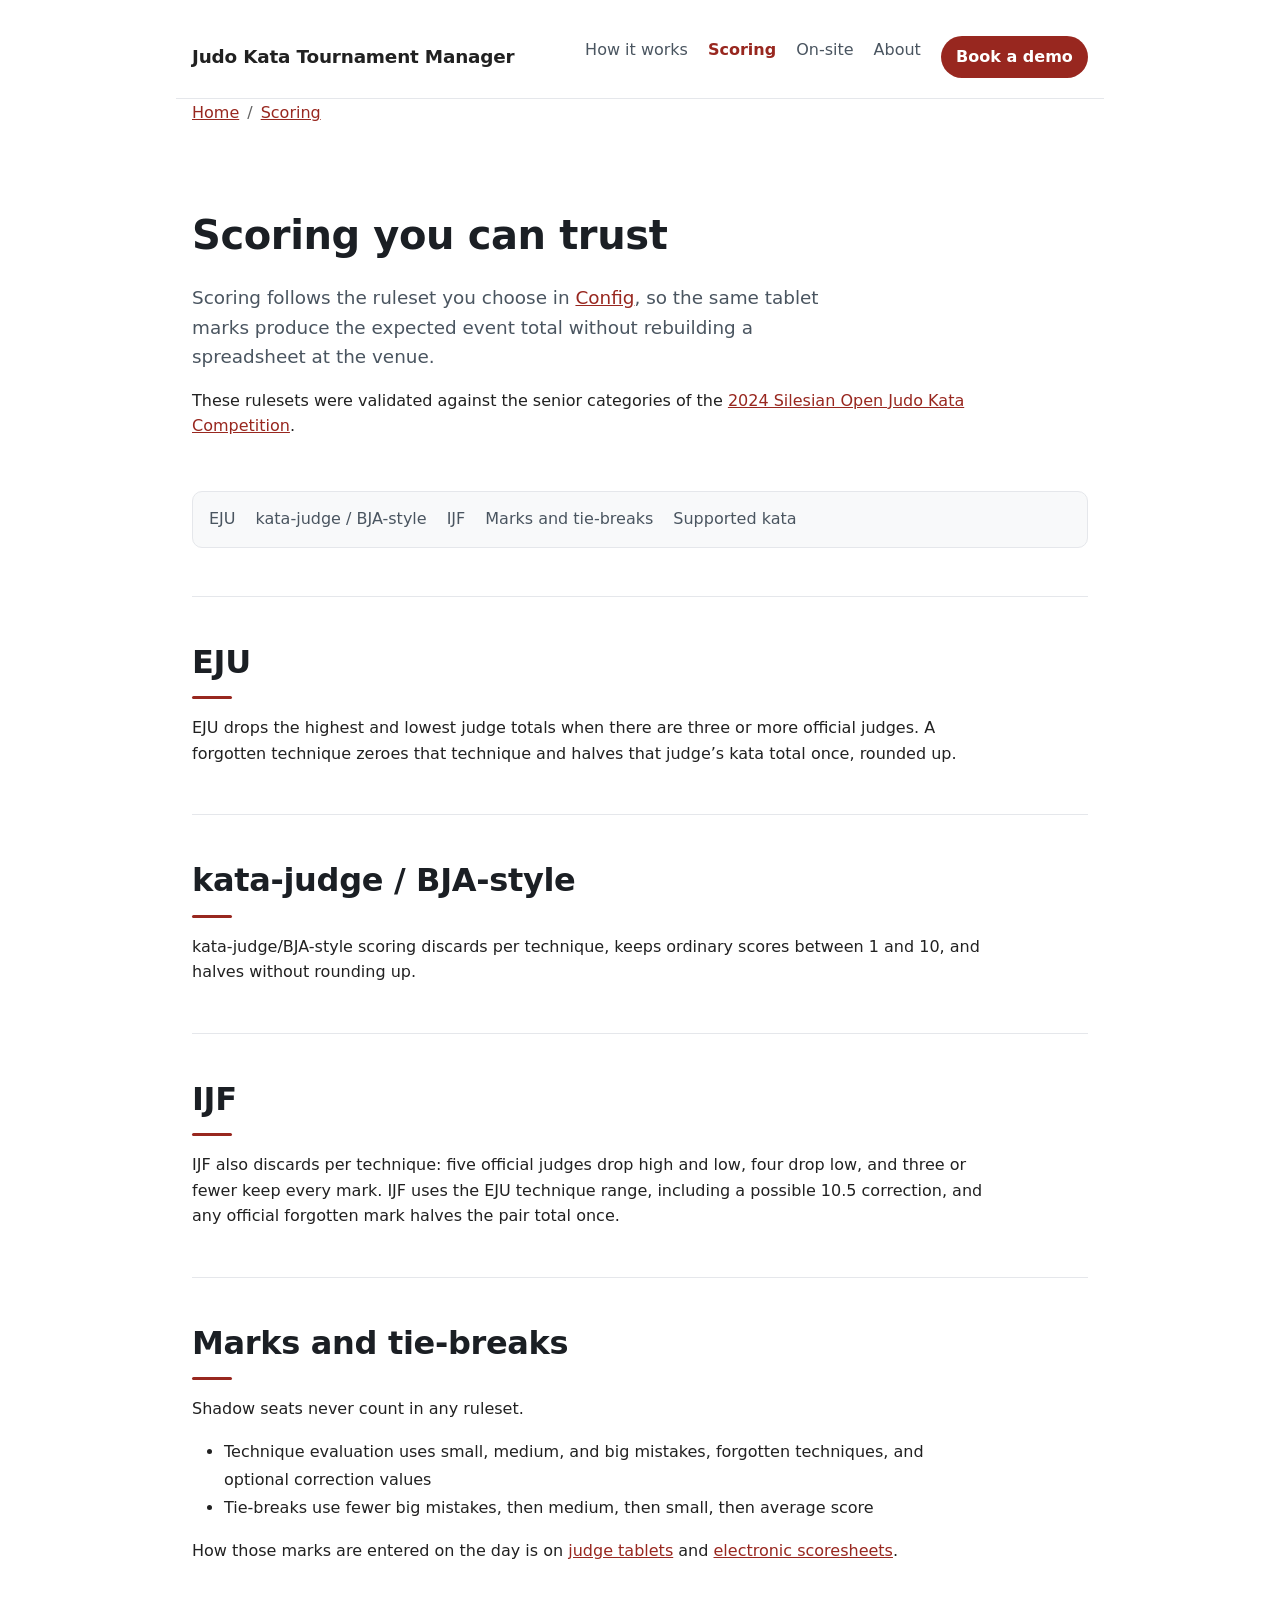
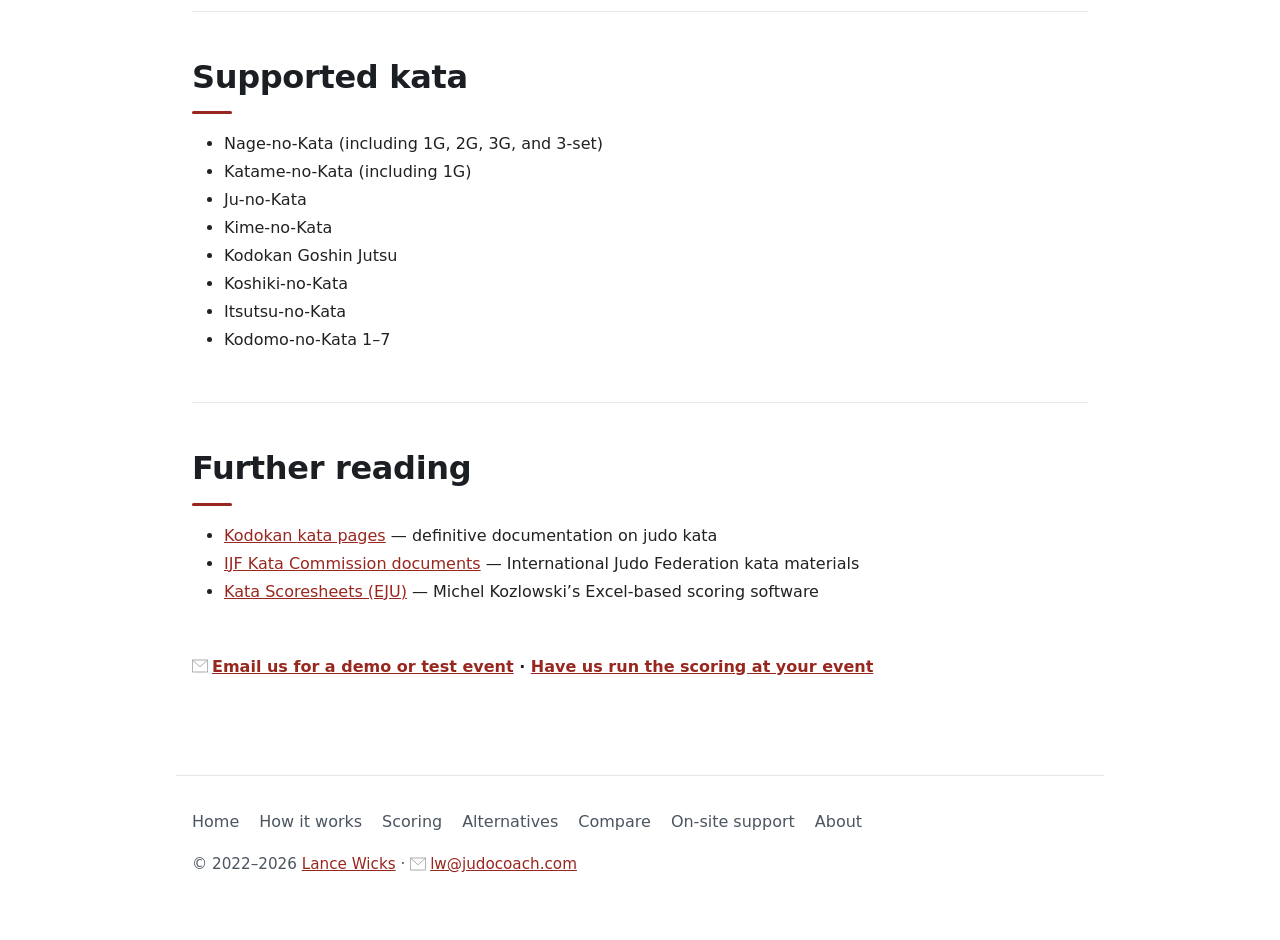
<file: scoring/index.html>
<!DOCTYPE html>
<html lang="en">
  <head>
    <meta charset="utf-8" />
    <meta name="viewport" content="width=device-width, initial-scale=1" />
    <meta name="theme-color" content="#ffffff" />
    <meta name="author" content="Lance Wicks" />
    <meta name="copyright" content="Lance Wicks" />
    <meta property="og:type" content="website" />
    <meta property="og:site_name" content="Judo Kata Tournament Manager" />
    <meta property="og:locale" content="en_GB" />
    <meta property="og:image" content="https://katajudo.com/og-image.png" />
    <meta property="og:image:alt" content="Judo Kata Tournament Manager" />
    <meta property="og:image:width" content="1200" />
    <meta property="og:image:height" content="621" />
    <meta name="twitter:card" content="summary_large_image" />
    <meta name="twitter:image" content="https://katajudo.com/og-image.png" />
    <meta name="twitter:image:alt" content="Judo Kata Tournament Manager" />
    <link rel="stylesheet" href="/css/almond.css" />
    <link rel="stylesheet" href="/css/kata.css" />
    <link rel="apple-touch-icon" sizes="180x180" href="/apple-touch-icon.png" />
    <link rel="icon" type="image/png" sizes="32x32" href="/favicon-32x32.png" />
    <link rel="icon" type="image/png" sizes="16x16" href="/favicon-16x16.png" />
    <link rel="manifest" href="/site.webmanifest" />
    <title>Scoring rulesets | Judo Kata Tournament Manager</title>
    <meta name="description" content="EJU, kata-judge/BJA-style, and IJF scoring in Judo Kata Tournament Manager — forgotten techniques, drop rules, tie-breaks, and supported kata." />
    <link rel="canonical" href="https://katajudo.com/scoring/" />
    <meta property="og:url" content="https://katajudo.com/scoring/" />
    <meta property="og:title" content="Scoring rulesets | Judo Kata Tournament Manager" />
    <meta property="og:description" content="EJU, kata-judge/BJA-style, and IJF scoring in Judo Kata Tournament Manager — forgotten techniques, drop rules, tie-breaks, and supported kata." />
    <meta name="twitter:title" content="Scoring rulesets | Judo Kata Tournament Manager" />
    <meta name="twitter:description" content="EJU, kata-judge/BJA-style, and IJF scoring in Judo Kata Tournament Manager — forgotten techniques, drop rules, tie-breaks, and supported kata." />
    <script type="application/ld+json">
{
  "@context": "https://schema.org",
  "@graph": [
    {
      "@type": "WebSite",
      "@id": "https://katajudo.com/#website",
      "name": "Judo Kata Tournament Manager",
      "url": "https://katajudo.com/",
      "description": "Browser-based software to organise, score, and display judo kata competitions from one laptop on the local network.",
      "inLanguage": "en",
      "publisher": {
        "@id": "https://katajudo.com/#author"
      },
      "mainEntity": {
        "@id": "https://katajudo.com/#app"
      }
    },
    {
      "@type": "Person",
      "@id": "https://katajudo.com/#author",
      "name": "Lance Wicks",
      "email": "lw@judocoach.com",
      "url": "https://katajudo.com/about/",
      "sameAs": [
        "https://github.com/lancew",
        "https://www.linkedin.com/in/lancew",
        "https://perl.kiwi/typing"
      ]
    },
    {
      "@type": "SoftwareApplication",
      "@id": "https://katajudo.com/#app",
      "name": "Judo Kata Tournament Manager",
      "url": "https://katajudo.com/"
    },
    {
      "@type": "WebPage",
      "@id": "https://katajudo.com/scoring/#webpage",
      "url": "https://katajudo.com/scoring/",
      "name": "Scoring rulesets | Judo Kata Tournament Manager",
      "description": "EJU, kata-judge/BJA-style, and IJF scoring in Judo Kata Tournament Manager — forgotten techniques, drop rules, tie-breaks, and supported kata.",
      "isPartOf": {
        "@id": "https://katajudo.com/#website"
      },
      "about": {
        "@id": "https://katajudo.com/#app"
      },
      "primaryImageOfPage": {
        "@type": "ImageObject",
        "url": "https://katajudo.com/og-image.png"
      }
    },
    {
      "@type": "BreadcrumbList",
      "itemListElement": [
        {
          "@type": "ListItem",
          "position": 1,
          "name": "Home",
          "item": "https://katajudo.com/"
        },
        {
          "@type": "ListItem",
          "position": 2,
          "name": "Scoring",
          "item": "https://katajudo.com/scoring/"
        }
      ]
    }
  ]
}
    </script>
  </head>
  <body>
    <a class="skip-link" href="#main">Skip to main content</a>

    <header class="site-header">
      <p class="site-brand"><a href="/">Judo Kata Tournament Manager</a></p>
      <nav class="site-nav" aria-label="Primary">
        <ul>
          <li><a href="/how-it-works/">How it works</a></li>
          <li><a href="/scoring/" aria-current="page">Scoring</a></li>
          <li><a href="/on-site/">On-site</a></li>
          <li><a href="/about/">About</a></li>
          <li>
            <a href="mailto:lw@judocoach.com?subject=Kata%20Tournament%20Manager%20demo&amp;body=Event%20name%3A%0AEvent%20date%3A%0AKata%3A%0APairs%3A%0AYour%20role%3A%0A">Book a demo</a>
          </li>
        </ul>
      </nav>
    </header>

    <main id="main" class="content">
      <nav class="breadcrumbs" aria-label="Breadcrumb">
        <ol>
          <li><a href="/">Home</a></li>
          <li><a href="/scoring/" aria-current="page">Scoring</a></li>
        </ol>
      </nav>

      <header class="hero">
        <h1>Scoring you can trust</h1>
        <p class="lede">
          Scoring follows the ruleset you choose in
          <a href="/how-it-works/#config">Config</a>, so the same tablet marks
          produce the expected event total without rebuilding a spreadsheet at
          the venue.
        </p>
        <p>
          These rulesets were validated against the senior categories of the
          <a
            href="https://sites.google.com/view/silesian-kata/silesian-open-judo-kata"
            rel="noopener noreferrer"
            >2024 Silesian Open Judo Kata Competition</a
          >.
        </p>
      </header>
      <nav class="inpage-nav" aria-label="On this page">
        <ul>
          <li><a href="#eju">EJU</a></li>
          <li><a href="#bja">kata-judge / BJA-style</a></li>
          <li><a href="#ijf">IJF</a></li>
          <li><a href="#marks">Marks and tie-breaks</a></li>
          <li><a href="#kata">Supported kata</a></li>
        </ul>
      </nav>

      <section class="section" aria-labelledby="eju">
        <h2 id="eju">EJU</h2>
        <p>
          EJU drops the highest and lowest judge totals when there are three or
          more official judges. A forgotten technique zeroes that technique and
          halves that judge’s kata total once, rounded up.
        </p>
      </section>

      <section class="section" aria-labelledby="bja">
        <h2 id="bja">kata-judge / BJA-style</h2>
        <p>
          kata-judge/BJA-style scoring discards per technique, keeps ordinary
          scores between 1 and 10, and halves without rounding up.
        </p>
      </section>

      <section class="section" aria-labelledby="ijf">
        <h2 id="ijf">IJF</h2>
        <p>
          IJF also discards per technique: five official judges drop high and
          low, four drop low, and three or fewer keep every mark. IJF uses the
          EJU technique range, including a possible 10.5 correction, and any
          official forgotten mark halves the pair total once.
        </p>
      </section>

      <section class="section" aria-labelledby="marks">
        <h2 id="marks">Marks and tie-breaks</h2>
        <p>
          Shadow seats never count in any ruleset.
        </p>
        <ul>
          <li>
            Technique evaluation uses small, medium, and big mistakes, forgotten
            techniques, and optional correction values
          </li>
          <li>
            Tie-breaks use fewer big mistakes, then medium, then small, then
            average score
          </li>
        </ul>
        <p>
          How those marks are entered on the day is on
          <a href="/how-it-works/#tablets">judge tablets</a> and
          <a href="/how-it-works/#scoresheets">electronic scoresheets</a>.
        </p>
      </section>

      <section class="section" aria-labelledby="kata">
        <h2 id="kata">Supported kata</h2>
        <ul>
          <li>Nage-no-Kata (including 1G, 2G, 3G, and 3-set)</li>
          <li>Katame-no-Kata (including 1G)</li>
          <li>Ju-no-Kata</li>
          <li>Kime-no-Kata</li>
          <li>Kodokan Goshin Jutsu</li>
          <li>Koshiki-no-Kata</li>
          <li>Itsutsu-no-Kata</li>
          <li>Kodomo-no-Kata 1–7</li>
        </ul>
      </section>

      <section class="section" aria-labelledby="reading-heading">
        <h2 id="reading-heading">Further reading</h2>
        <ul>
          <li>
            <a
              href="https://www.kodokanjudoinstitute.org/en/waza/forms/"
              rel="noopener noreferrer"
              >Kodokan kata pages</a
            >
            — definitive documentation on judo kata
          </li>
          <li>
            <a
              href="https://www.ijf.org/ijf/documents/19"
              rel="noopener noreferrer"
              >IJF Kata Commission documents</a
            >
            — International Judo Federation kata materials
          </li>
          <li>
            <a
              href="https://sites.google.com/site/katascoresheets/"
              rel="noopener noreferrer"
              >Kata Scoresheets (EJU)</a
            >
            — Michel Kozlowski’s Excel-based scoring software
          </li>
        </ul>
      </section>

      <p class="section-cta">
        <a href="mailto:lw@judocoach.com?subject=Kata%20Tournament%20Manager%20demo&amp;body=Event%20name%3A%0AEvent%20date%3A%0AKata%3A%0APairs%3A%0AYour%20role%3A%0A">Email us for a demo or test event</a>
        ·
        <a href="/on-site/">Have us run the scoring at your event</a>
      </p>
    </main>

    <footer class="site-footer">
      <nav class="footer-nav" aria-label="Footer">
        <ul>
          <li><a href="/">Home</a></li>
          <li><a href="/how-it-works/">How it works</a></li>
          <li><a href="/scoring/">Scoring</a></li>
          <li><a href="/alternatives/">Alternatives</a></li>
          <li><a href="/compare/">Compare</a></li>
          <li><a href="/on-site/">On-site support</a></li>
          <li><a href="/about/">About</a></li>
        </ul>
      </nav>
      <p>
        © 2022–2026
        <a href="/about/">Lance Wicks</a>
        ·
        <a href="mailto:lw@judocoach.com">lw@judocoach.com</a>
      </p>
    </footer>

  </body>
</html>
</file>
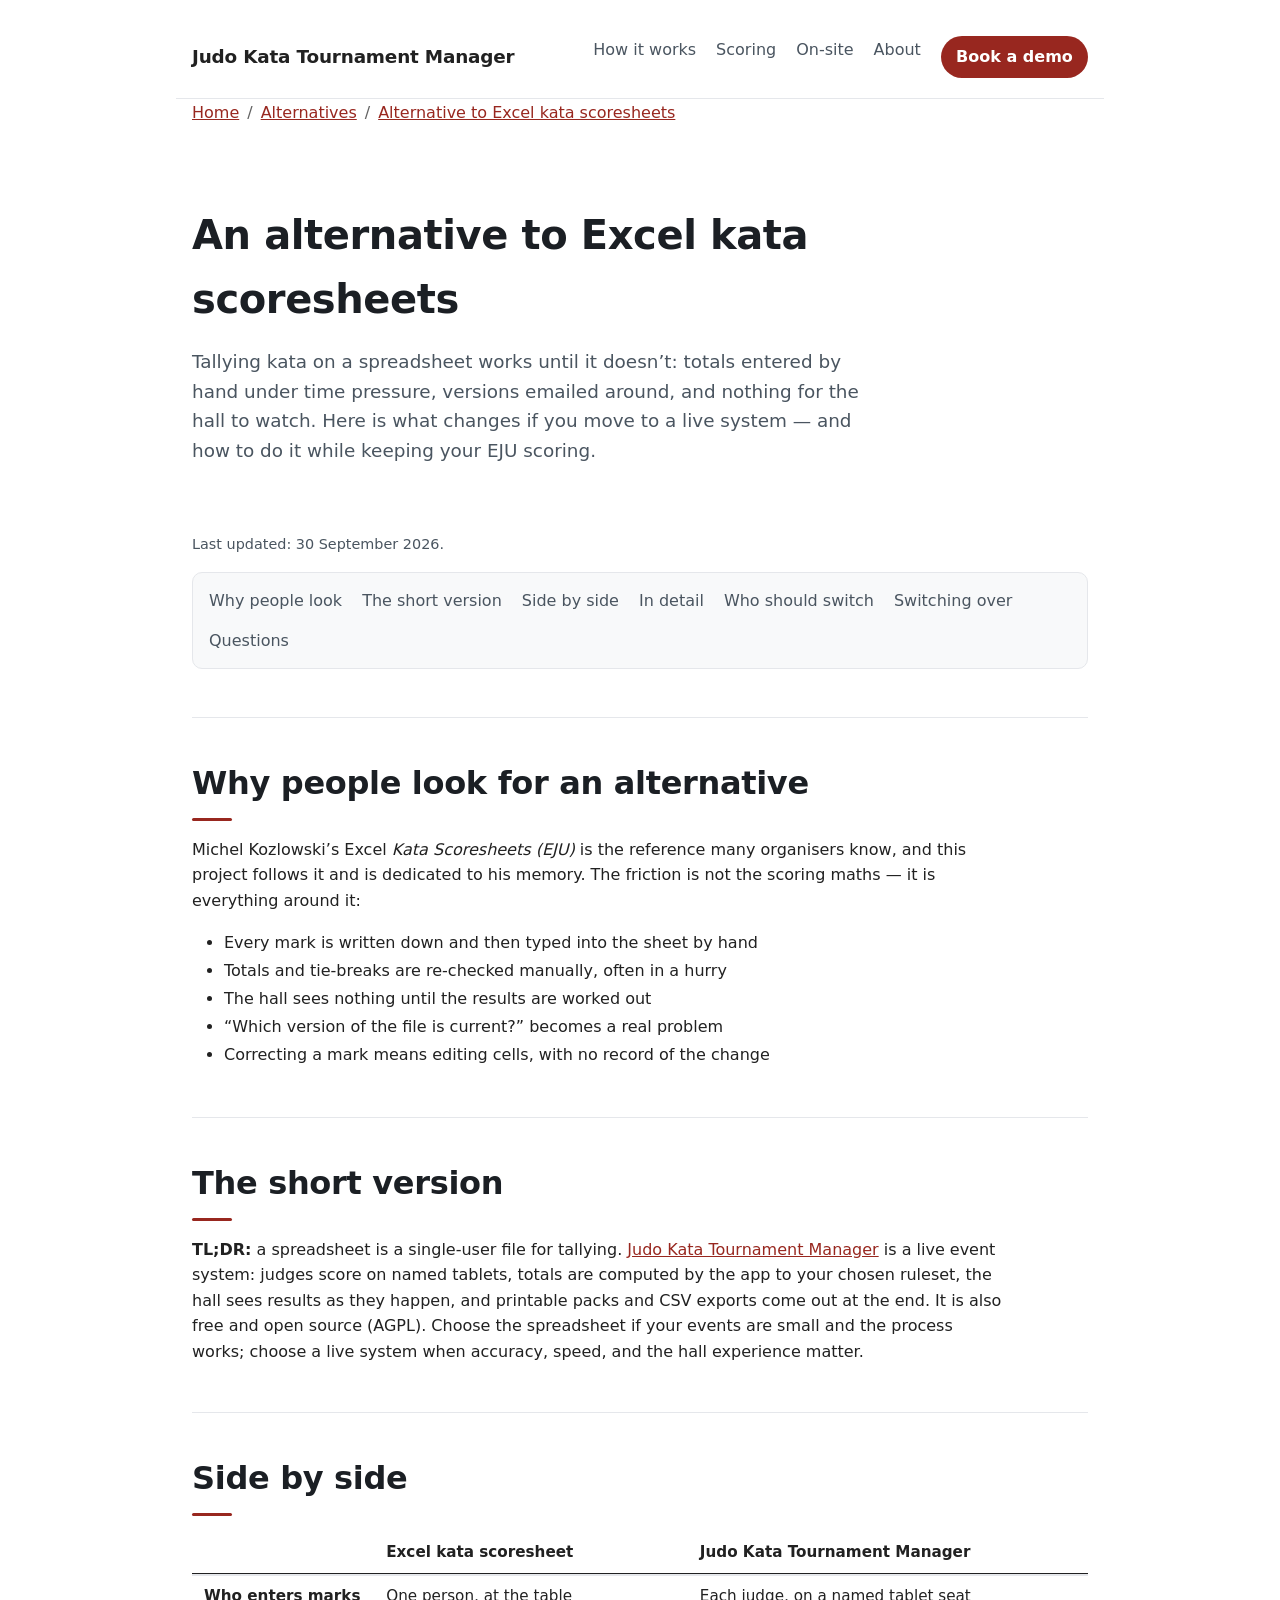
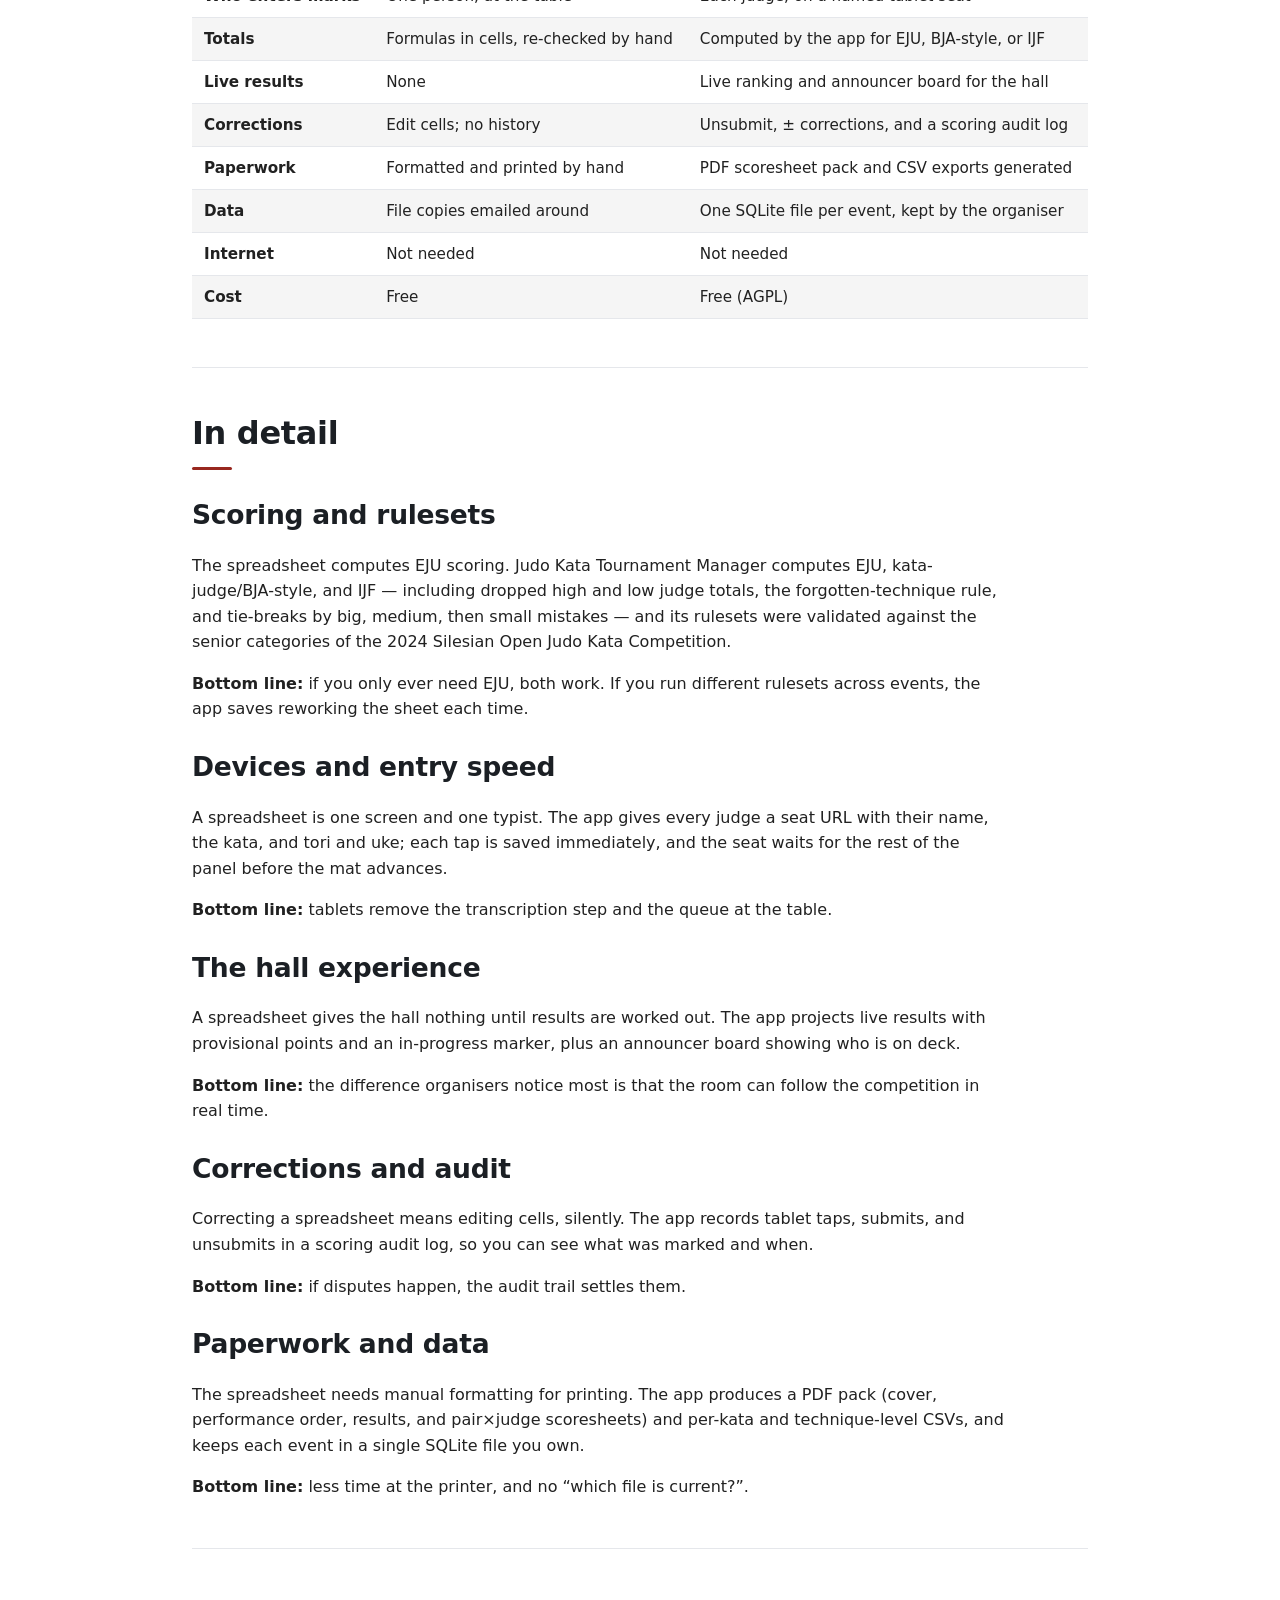
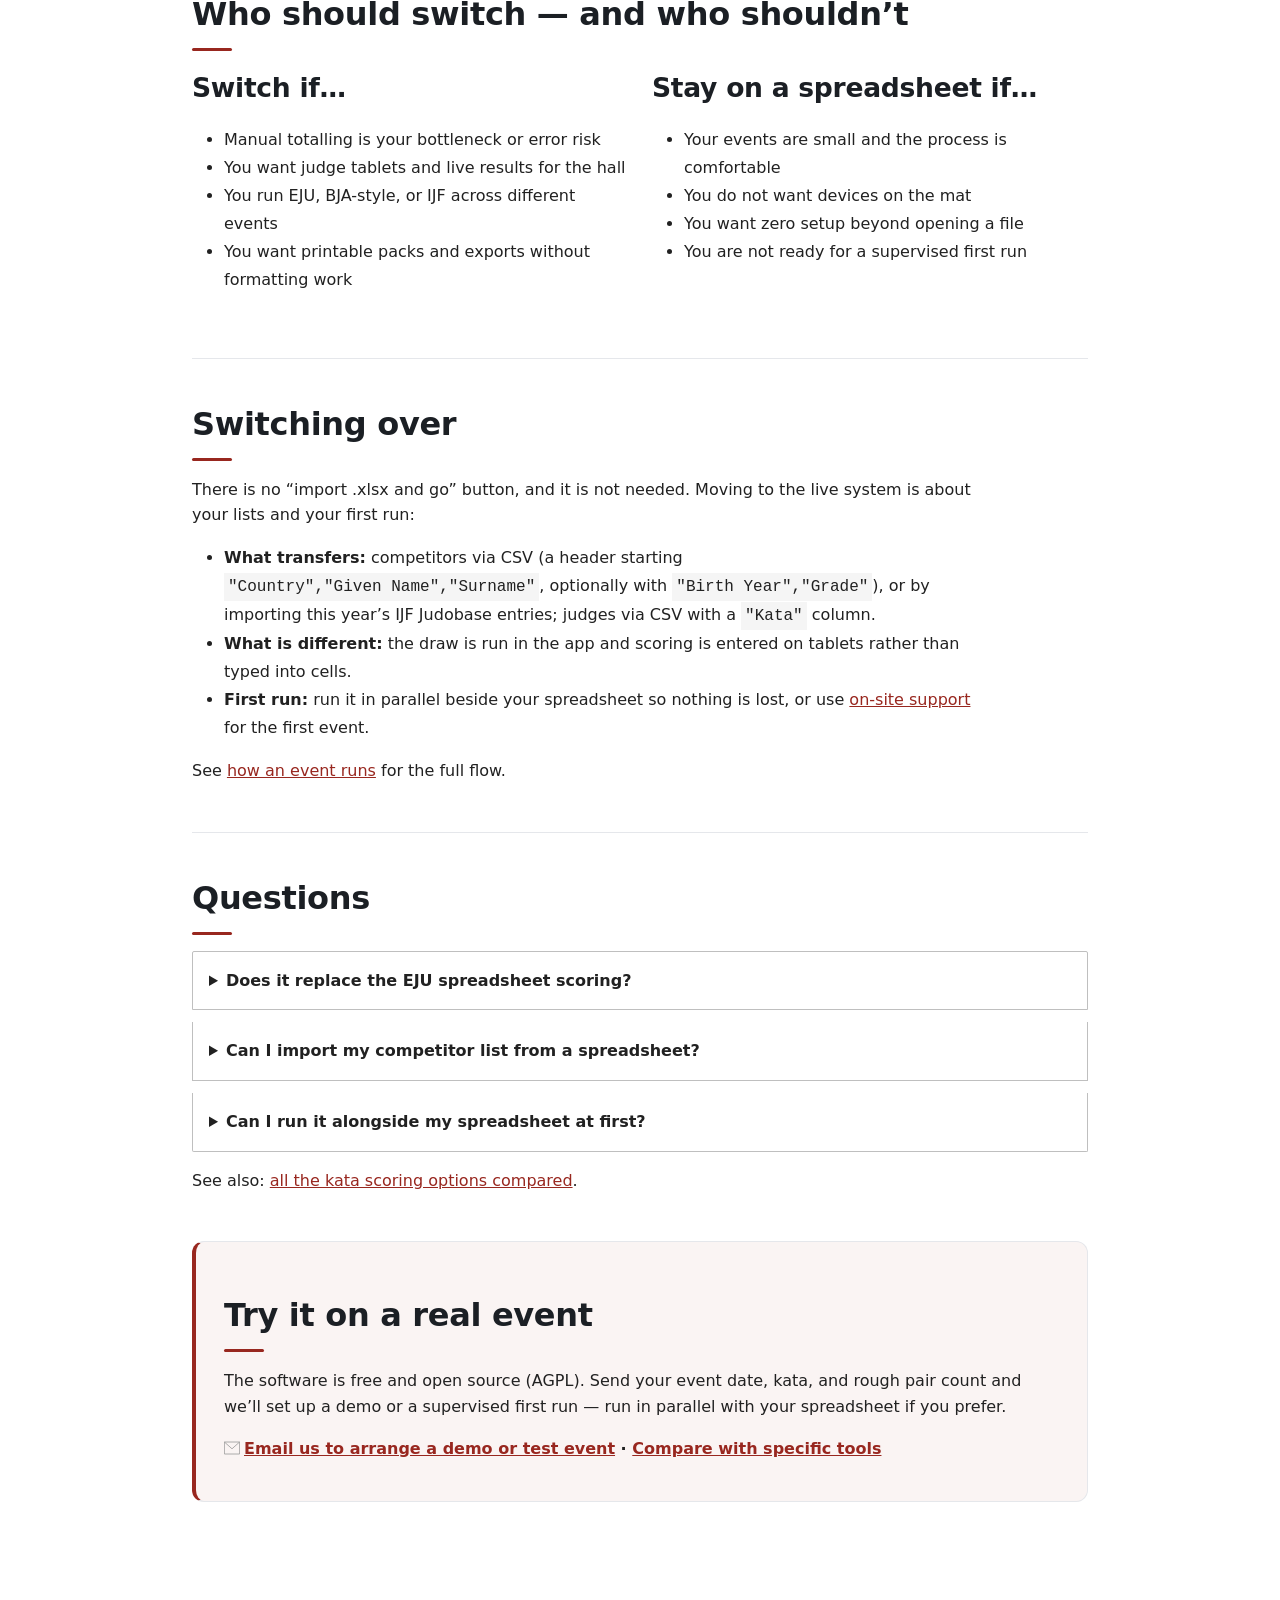
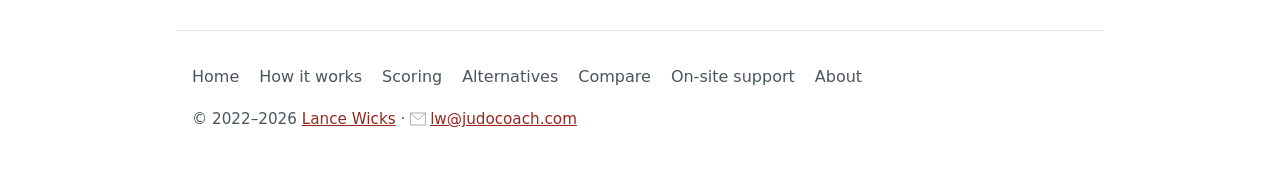
<file: alternatives/kata-scoresheets-excel/index.html>
<!DOCTYPE html>
<html lang="en">
  <head>
    <meta charset="utf-8" />
    <meta name="viewport" content="width=device-width, initial-scale=1" />
    <meta name="theme-color" content="#ffffff" />
    <meta name="author" content="Lance Wicks" />
    <meta name="copyright" content="Lance Wicks" />
    <meta property="og:type" content="article" />
    <meta property="og:site_name" content="Judo Kata Tournament Manager" />
    <meta property="og:locale" content="en_GB" />
    <meta property="og:image" content="https://katajudo.com/og-image.png" />
    <meta property="og:image:alt" content="Judo Kata Tournament Manager" />
    <meta property="og:image:width" content="1200" />
    <meta property="og:image:height" content="621" />
    <meta name="twitter:card" content="summary_large_image" />
    <meta name="twitter:image" content="https://katajudo.com/og-image.png" />
    <meta name="twitter:image:alt" content="Judo Kata Tournament Manager" />
    <link rel="stylesheet" href="/css/almond.css" />
    <link rel="stylesheet" href="/css/kata.css" />
    <link rel="apple-touch-icon" sizes="180x180" href="/apple-touch-icon.png" />
    <link rel="icon" type="image/png" sizes="32x32" href="/favicon-32x32.png" />
    <link rel="icon" type="image/png" sizes="16x16" href="/favicon-16x16.png" />
    <link rel="manifest" href="/site.webmanifest" />
    <title>Judo kata scoresheet alternative | Kata Tournament Manager</title>
    <meta name="description" content="Move from an Excel kata scoresheet to live scoring: judge tablets, automatic EJU totals, hall results, and printable packs — without giving up your ruleset." />
    <link rel="canonical" href="https://katajudo.com/alternatives/kata-scoresheets-excel/" />
    <meta property="og:url" content="https://katajudo.com/alternatives/kata-scoresheets-excel/" />
    <meta property="og:title" content="Judo kata scoresheet alternative | Kata Tournament Manager" />
    <meta property="og:description" content="Move from an Excel kata scoresheet to live scoring: judge tablets, automatic EJU totals, hall results, and printable packs — without giving up your ruleset." />
    <meta name="twitter:title" content="Judo kata scoresheet alternative | Kata Tournament Manager" />
    <meta name="twitter:description" content="Move from an Excel kata scoresheet to live scoring: judge tablets, automatic EJU totals, hall results, and printable packs — without giving up your ruleset." />
    <script type="application/ld+json">
{
  "@context": "https://schema.org",
  "@graph": [
    {
      "@type": "WebSite",
      "@id": "https://katajudo.com/#website",
      "name": "Judo Kata Tournament Manager",
      "url": "https://katajudo.com/",
      "description": "Browser-based software to organise, score, and display judo kata competitions from one laptop on the local network.",
      "inLanguage": "en",
      "publisher": {
        "@id": "https://katajudo.com/#author"
      },
      "mainEntity": {
        "@id": "https://katajudo.com/#app"
      }
    },
    {
      "@type": "Person",
      "@id": "https://katajudo.com/#author",
      "name": "Lance Wicks",
      "email": "lw@judocoach.com",
      "url": "https://katajudo.com/about/",
      "sameAs": [
        "https://github.com/lancew",
        "https://www.linkedin.com/in/lancew",
        "https://perl.kiwi/typing"
      ]
    },
    {
      "@type": "SoftwareApplication",
      "@id": "https://katajudo.com/#app",
      "name": "Judo Kata Tournament Manager",
      "url": "https://katajudo.com/"
    },
    {
      "@type": "WebPage",
      "@id": "https://katajudo.com/alternatives/kata-scoresheets-excel/#webpage",
      "url": "https://katajudo.com/alternatives/kata-scoresheets-excel/",
      "name": "Judo kata scoresheet alternative | Kata Tournament Manager",
      "description": "Move from an Excel kata scoresheet to live scoring: judge tablets, automatic EJU totals, hall results, and printable packs — without giving up your ruleset.",
      "isPartOf": {
        "@id": "https://katajudo.com/#website"
      },
      "about": {
        "@id": "https://katajudo.com/#app"
      },
      "primaryImageOfPage": {
        "@type": "ImageObject",
        "url": "https://katajudo.com/og-image.png"
      }
    },
    {
      "@type": "BreadcrumbList",
      "itemListElement": [
        {
          "@type": "ListItem",
          "position": 1,
          "name": "Home",
          "item": "https://katajudo.com/"
        },
        {
          "@type": "ListItem",
          "position": 2,
          "name": "Alternatives",
          "item": "https://katajudo.com/alternatives/"
        },
        {
          "@type": "ListItem",
          "position": 3,
          "name": "Alternative to Excel kata scoresheets",
          "item": "https://katajudo.com/alternatives/kata-scoresheets-excel/"
        }
      ]
    },
    {
      "@type": "FAQPage",
      "@id": "https://katajudo.com/alternatives/kata-scoresheets-excel/#faq",
      "url": "https://katajudo.com/alternatives/kata-scoresheets-excel/",
      "isPartOf": {
        "@id": "https://katajudo.com/#website"
      },
      "mainEntity": [
        {
          "@type": "Question",
          "name": "Does it replace the EJU spreadsheet scoring?",
          "acceptedAnswer": {
            "@type": "Answer",
            "text": "Yes. Judo Kata Tournament Manager implements the EJU ruleset — including dropping the highest and lowest judge totals and the forgotten-technique rule — so the tablet marks produce the same kind of result the spreadsheet did, without manual totals."
          }
        },
        {
          "@type": "Question",
          "name": "Can I import my competitor list from a spreadsheet?",
          "acceptedAnswer": {
            "@type": "Answer",
            "text": "Yes. Competitors import from a CSV whose header starts with Country, Given Name, and Surname and can include Birth Year and Grade. Judges import from CSV too. This imports your lists; it does not read scoring from an existing .xlsx scoresheet."
          }
        },
        {
          "@type": "Question",
          "name": "Can I run it alongside my spreadsheet at first?",
          "acceptedAnswer": {
            "@type": "Answer",
            "text": "Yes. A common first run is to operate the system in parallel with your existing spreadsheet so your current process stays the safety net until the team is confident."
          }
        }
      ]
    }
  ]
}
    </script>
  </head>
  <body>
    <a class="skip-link" href="#main">Skip to main content</a>

    <header class="site-header">
      <p class="site-brand"><a href="/">Judo Kata Tournament Manager</a></p>
      <nav class="site-nav" aria-label="Primary">
        <ul>
          <li><a href="/how-it-works/">How it works</a></li>
          <li><a href="/scoring/">Scoring</a></li>
          <li><a href="/on-site/">On-site</a></li>
          <li><a href="/about/">About</a></li>
          <li>
            <a href="mailto:lw@judocoach.com?subject=Kata%20Tournament%20Manager%20demo&amp;body=Event%20name%3A%0AEvent%20date%3A%0AKata%3A%0APairs%3A%0AYour%20role%3A%0A">Book a demo</a>
          </li>
        </ul>
      </nav>
    </header>

    <main id="main" class="content">
      <nav class="breadcrumbs" aria-label="Breadcrumb">
        <ol>
          <li><a href="/">Home</a></li>
          <li><a href="/alternatives/">Alternatives</a></li>
          <li>
            <a href="/alternatives/kata-scoresheets-excel/" aria-current="page"
              >Alternative to Excel kata scoresheets</a
            >
          </li>
        </ol>
      </nav>

      <header class="hero">
        <h1>An alternative to Excel kata scoresheets</h1>
        <p class="lede">
          Tallying kata on a spreadsheet works until it doesn’t: totals entered
          by hand under time pressure, versions emailed around, and nothing for
          the hall to watch. Here is what changes if you move to a live system —
          and how to do it while keeping your EJU scoring.
        </p>
      </header>
      <p class="muted">Last updated: 30 September 2026.</p>

      <nav class="inpage-nav" aria-label="On this page">
        <ul>
          <li><a href="#why">Why people look</a></li>
          <li><a href="#summary">The short version</a></li>
          <li><a href="#table">Side by side</a></li>
          <li><a href="#detail">In detail</a></li>
          <li><a href="#who">Who should switch</a></li>
          <li><a href="#migrate">Switching over</a></li>
          <li><a href="#faq-heading">Questions</a></li>
        </ul>
      </nav>

      <section class="section" aria-labelledby="why">
        <h2 id="why">Why people look for an alternative</h2>
        <p>
          Michel Kozlowski’s Excel <em>Kata Scoresheets (EJU)</em> is the
          reference many organisers know, and this project follows it and is
          dedicated to his memory. The friction is not the scoring maths — it is
          everything around it:
        </p>
        <ul>
          <li>Every mark is written down and then typed into the sheet by hand</li>
          <li>Totals and tie-breaks are re-checked manually, often in a hurry</li>
          <li>The hall sees nothing until the results are worked out</li>
          <li>“Which version of the file is current?” becomes a real problem</li>
          <li>Correcting a mark means editing cells, with no record of the change</li>
        </ul>
      </section>

      <section class="section" aria-labelledby="summary">
        <h2 id="summary">The short version</h2>
        <p>
          <strong>TL;DR:</strong> a spreadsheet is a single-user file for
          tallying. <a href="/">Judo Kata Tournament Manager</a> is a live
          event system: judges score on named tablets, totals are computed by
          the app to your chosen ruleset, the hall sees results as they happen,
          and printable packs and CSV exports come out at the end. It is also
          free and open source (AGPL). Choose the spreadsheet if your events are
          small and the process works; choose a live system when accuracy,
          speed, and the hall experience matter.
        </p>
      </section>

      <section class="section" aria-labelledby="table">
        <h2 id="table">Side by side</h2>
        <div class="table-wrap">
          <table>
            <thead>
              <tr>
                <th scope="col">&nbsp;</th>
                <th scope="col">Excel kata scoresheet</th>
                <th scope="col">Judo Kata Tournament Manager</th>
              </tr>
            </thead>
            <tbody>
              <tr>
                <th scope="row">Who enters marks</th>
                <td>One person, at the table</td>
                <td>Each judge, on a named tablet seat</td>
              </tr>
              <tr>
                <th scope="row">Totals</th>
                <td>Formulas in cells, re-checked by hand</td>
                <td>Computed by the app for EJU, BJA-style, or IJF</td>
              </tr>
              <tr>
                <th scope="row">Live results</th>
                <td>None</td>
                <td>Live ranking and announcer board for the hall</td>
              </tr>
              <tr>
                <th scope="row">Corrections</th>
                <td>Edit cells; no history</td>
                <td>Unsubmit, ± corrections, and a scoring audit log</td>
              </tr>
              <tr>
                <th scope="row">Paperwork</th>
                <td>Formatted and printed by hand</td>
                <td>PDF scoresheet pack and CSV exports generated</td>
              </tr>
              <tr>
                <th scope="row">Data</th>
                <td>File copies emailed around</td>
                <td>One SQLite file per event, kept by the organiser</td>
              </tr>
              <tr>
                <th scope="row">Internet</th>
                <td>Not needed</td>
                <td>Not needed</td>
              </tr>
              <tr>
                <th scope="row">Cost</th>
                <td>Free</td>
                <td>Free (AGPL)</td>
              </tr>
            </tbody>
          </table>
        </div>
      </section>

      <section class="section" aria-labelledby="detail">
        <h2 id="detail">In detail</h2>

        <h3>Scoring and rulesets</h3>
        <p>
          The spreadsheet computes EJU scoring. Judo Kata Tournament Manager
          computes EJU, kata-judge/BJA-style, and IJF — including dropped high
          and low judge totals, the forgotten-technique rule, and tie-breaks by
          big, medium, then small mistakes — and its rulesets were validated
          against the senior categories of the 2024 Silesian Open Judo Kata
          Competition.
        </p>
        <p>
          <strong>Bottom line:</strong> if you only ever need EJU, both work. If
          you run different rulesets across events, the app saves reworking the
          sheet each time.
        </p>

        <h3>Devices and entry speed</h3>
        <p>
          A spreadsheet is one screen and one typist. The app gives every judge a
          seat URL with their name, the kata, and tori and uke; each tap is saved
          immediately, and the seat waits for the rest of the panel before the
          mat advances.
        </p>
        <p>
          <strong>Bottom line:</strong> tablets remove the transcription step and
          the queue at the table.
        </p>

        <h3>The hall experience</h3>
        <p>
          A spreadsheet gives the hall nothing until results are worked out. The
          app projects live results with provisional points and an in-progress
          marker, plus an announcer board showing who is on deck.
        </p>
        <p>
          <strong>Bottom line:</strong> the difference organisers notice most is
          that the room can follow the competition in real time.
        </p>

        <h3>Corrections and audit</h3>
        <p>
          Correcting a spreadsheet means editing cells, silently. The app records
          tablet taps, submits, and unsubmits in a scoring audit log, so you can
          see what was marked and when.
        </p>
        <p>
          <strong>Bottom line:</strong> if disputes happen, the audit trail
          settles them.
        </p>

        <h3>Paperwork and data</h3>
        <p>
          The spreadsheet needs manual formatting for printing. The app produces
          a PDF pack (cover, performance order, results, and pair×judge
          scoresheets) and per-kata and technique-level CSVs, and keeps each
          event in a single SQLite file you own.
        </p>
        <p>
          <strong>Bottom line:</strong> less time at the printer, and no “which
          file is current?”.
        </p>
      </section>

      <section class="section" aria-labelledby="who">
        <h2 id="who">Who should switch — and who shouldn’t</h2>
        <div class="two-col">
          <div>
            <h3>Switch if…</h3>
            <ul>
              <li>Manual totalling is your bottleneck or error risk</li>
              <li>You want judge tablets and live results for the hall</li>
              <li>You run EJU, BJA-style, or IJF across different events</li>
              <li>You want printable packs and exports without formatting work</li>
            </ul>
          </div>
          <div>
            <h3>Stay on a spreadsheet if…</h3>
            <ul>
              <li>Your events are small and the process is comfortable</li>
              <li>You do not want devices on the mat</li>
              <li>You want zero setup beyond opening a file</li>
              <li>You are not ready for a supervised first run</li>
            </ul>
          </div>
        </div>
      </section>

      <section class="section" aria-labelledby="migrate">
        <h2 id="migrate">Switching over</h2>
        <p>
          There is no “import .xlsx and go” button, and it is not needed. Moving
          to the live system is about your lists and your first run:
        </p>
        <ul>
          <li>
            <strong>What transfers:</strong> competitors via CSV (a header
            starting <code>"Country","Given Name","Surname"</code>, optionally
            with <code>"Birth Year","Grade"</code>), or by importing this year’s
            IJF Judobase entries; judges via CSV with a
            <code>"Kata"</code> column.
          </li>
          <li>
            <strong>What is different:</strong> the draw is run in the app and
            scoring is entered on tablets rather than typed into cells.
          </li>
          <li>
            <strong>First run:</strong> run it in parallel beside your
            spreadsheet so nothing is lost, or use
            <a href="/on-site/">on-site support</a> for the first event.
          </li>
        </ul>
        <p>
          See <a href="/how-it-works/">how an event runs</a> for the full flow.
        </p>
      </section>

      <section class="section faq" aria-labelledby="faq-heading">
        <h2 id="faq-heading">Questions</h2>
        <details>
          <summary>Does it replace the EJU spreadsheet scoring?</summary>
          <p>
            Yes. Judo Kata Tournament Manager implements the EJU ruleset —
            including dropping the highest and lowest judge totals and the
            forgotten-technique rule — so the tablet marks produce the same kind
            of result the spreadsheet did, without manual totals.
          </p>
        </details>
        <details>
          <summary>Can I import my competitor list from a spreadsheet?</summary>
          <p>
            Yes. Competitors import from a CSV whose header starts with
            <code>"Country","Given Name","Surname"</code> and can include
            <code>"Birth Year","Grade"</code>. Judges import from CSV too. This
            imports your lists; it does not read scoring from an existing .xlsx
            scoresheet.
          </p>
        </details>
        <details>
          <summary>Can I run it alongside my spreadsheet at first?</summary>
          <p>
            Yes. A common first run is to operate the system in parallel with
            your existing spreadsheet so your current process stays the safety
            net until the team is confident.
          </p>
        </details>
        <p>
          See also:
          <a href="/alternatives/">all the kata scoring options compared</a>.
        </p>
      </section>

      <section class="section cta-panel" aria-labelledby="cta-heading">
        <h2 id="cta-heading">Try it on a real event</h2>
        <p>
          The software is free and open source (AGPL). Send your event date,
          kata, and rough pair count and we’ll set up a demo or a supervised
          first run — run in parallel with your spreadsheet if you prefer.
        </p>
        <p class="section-cta">
          <a href="mailto:lw@judocoach.com?subject=Kata%20Tournament%20Manager%20demo&amp;body=Event%20name%3A%0AEvent%20date%3A%0AKata%3A%0APairs%3A%0AYour%20role%3A%0A">Email us to arrange a demo or test event</a>
          ·
          <a href="/compare/">Compare with specific tools</a>
        </p>
      </section>
    </main>

    <footer class="site-footer">
      <nav class="footer-nav" aria-label="Footer">
        <ul>
          <li><a href="/">Home</a></li>
          <li><a href="/how-it-works/">How it works</a></li>
          <li><a href="/scoring/">Scoring</a></li>
          <li><a href="/alternatives/">Alternatives</a></li>
          <li><a href="/compare/">Compare</a></li>
          <li><a href="/on-site/">On-site support</a></li>
          <li><a href="/about/">About</a></li>
        </ul>
      </nav>
      <p>
        © 2022–2026
        <a href="/about/">Lance Wicks</a>
        ·
        <a href="mailto:lw@judocoach.com">lw@judocoach.com</a>
      </p>
    </footer>
  </body>
</html>
</file>
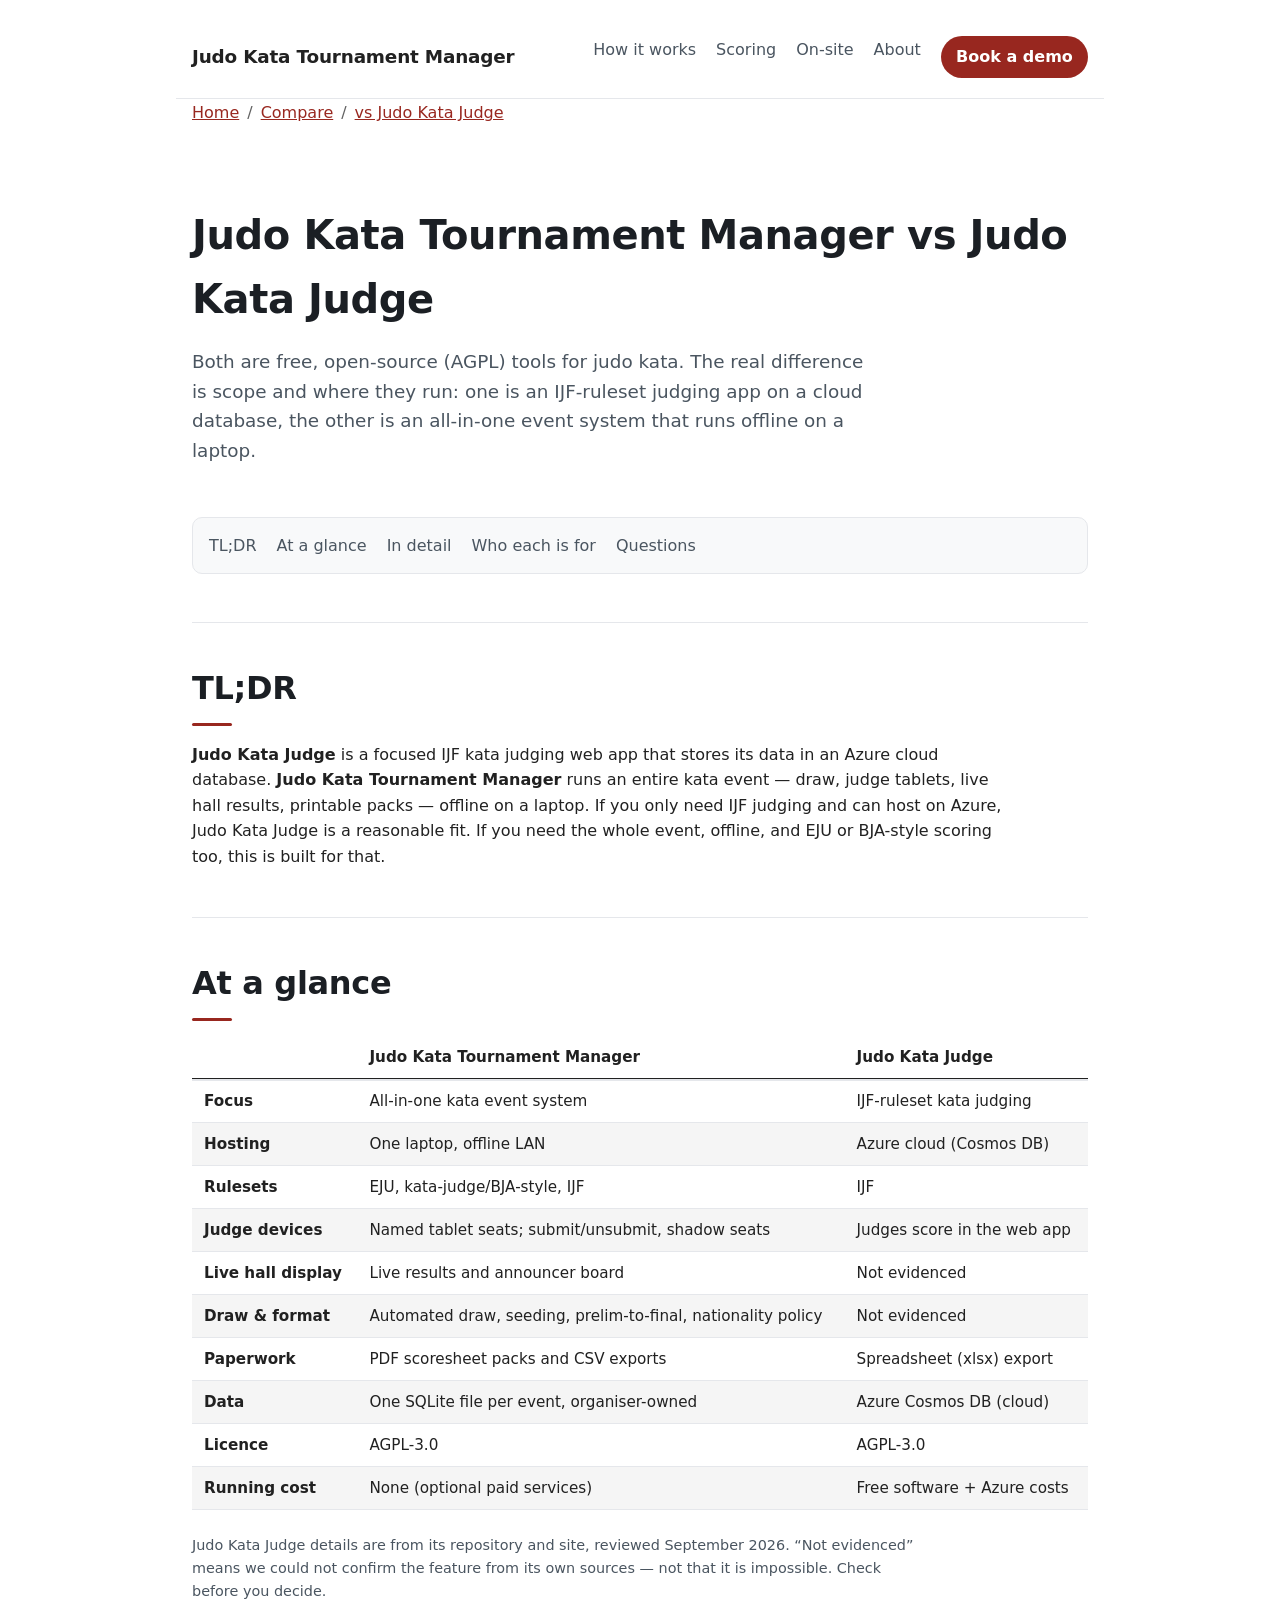
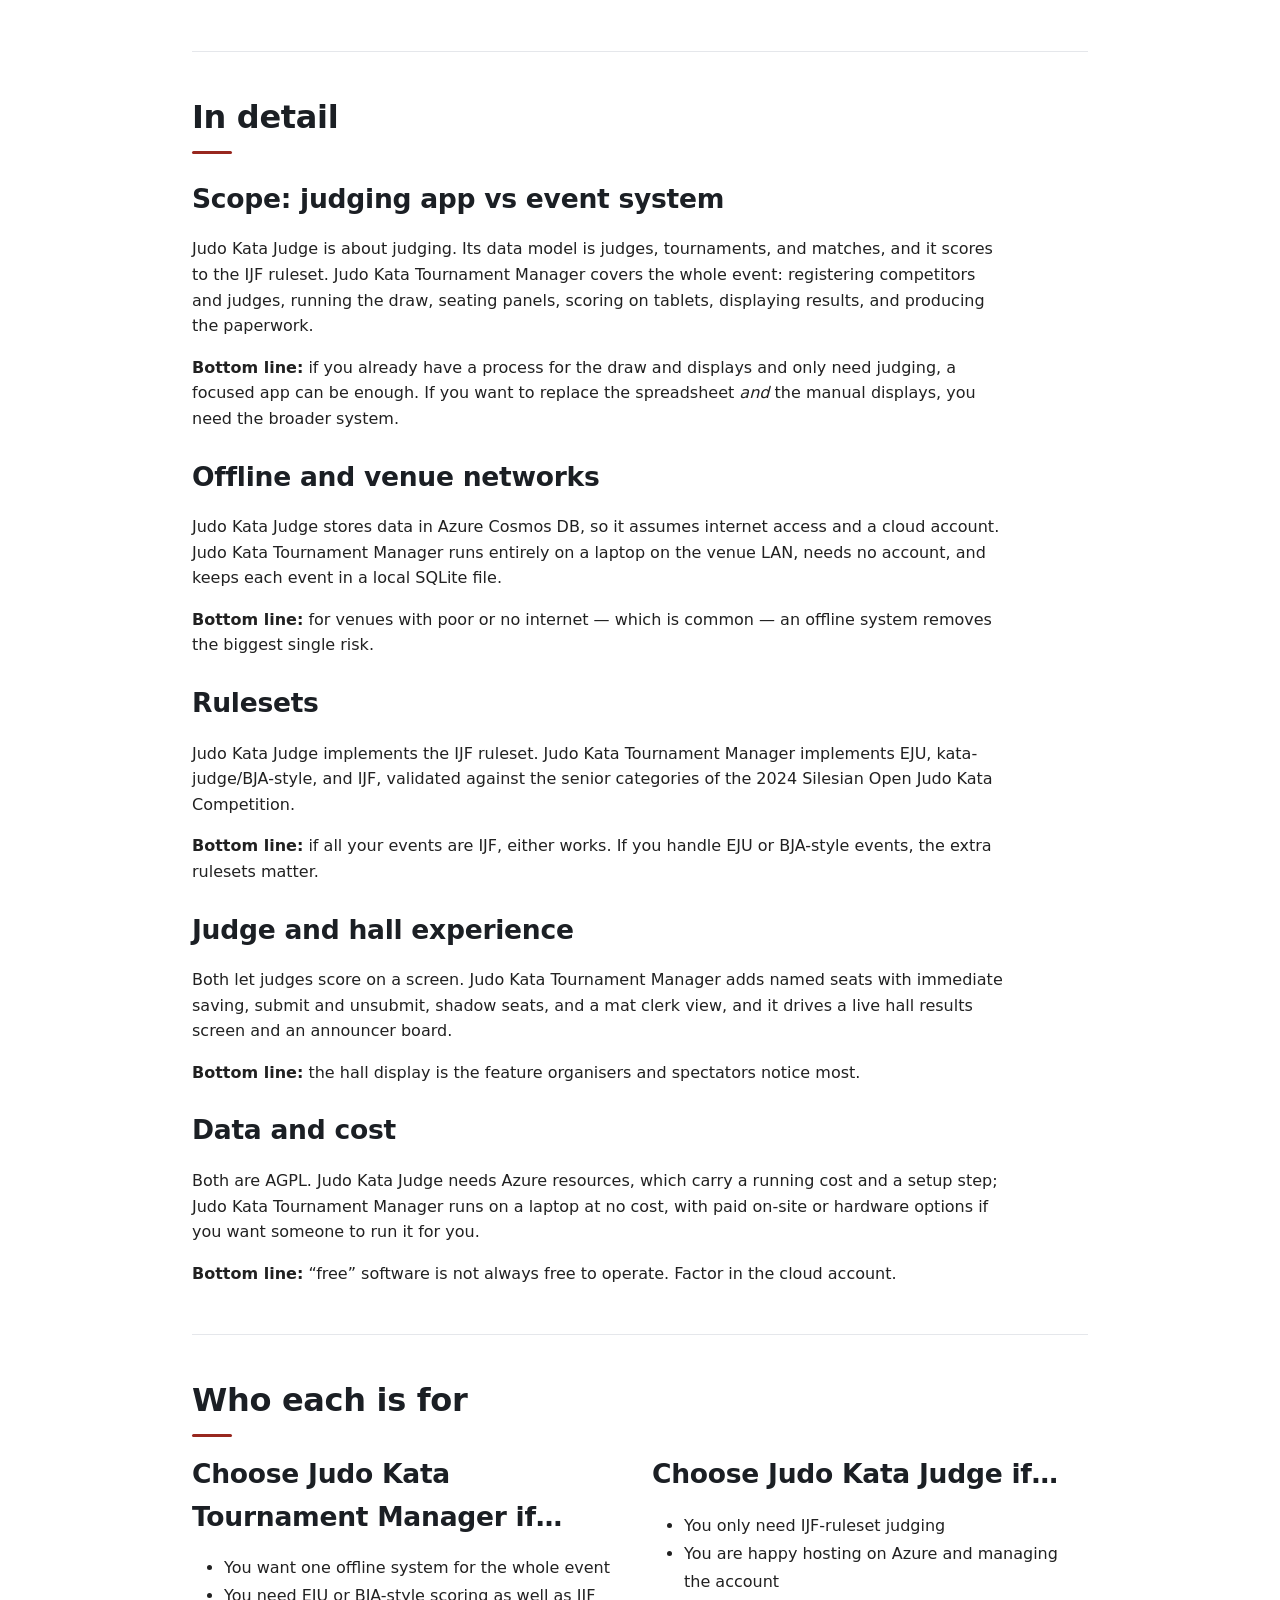
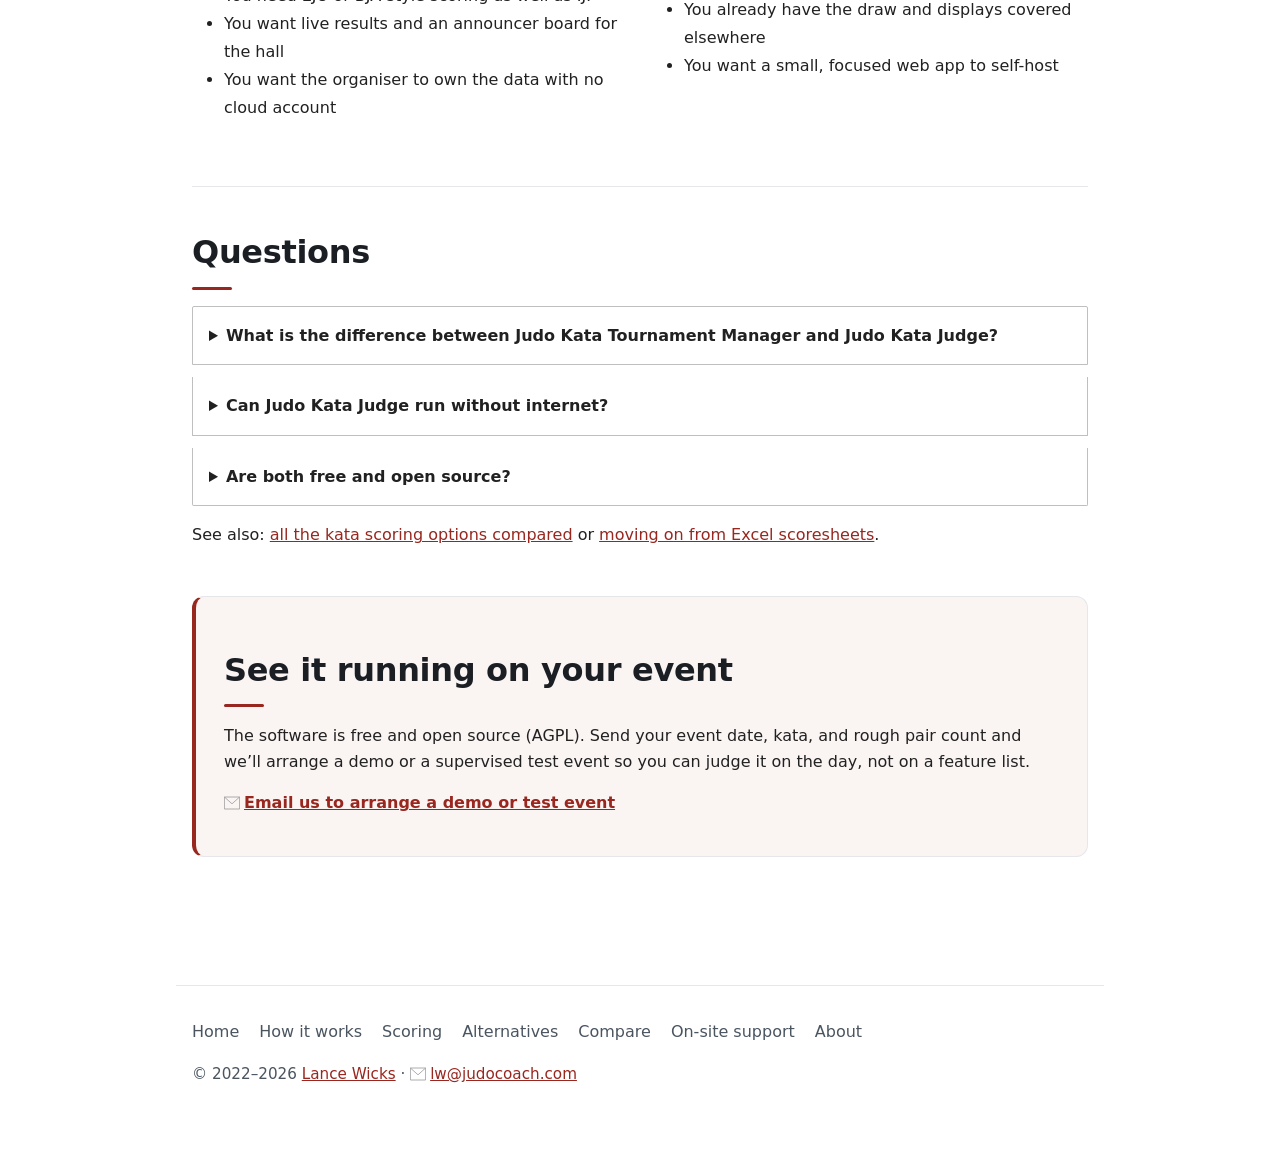
<file: compare/kata-tournament-manager-vs-kata-judge/index.html>
<!DOCTYPE html>
<html lang="en">
  <head>
    <meta charset="utf-8" />
    <meta name="viewport" content="width=device-width, initial-scale=1" />
    <meta name="theme-color" content="#ffffff" />
    <meta name="author" content="Lance Wicks" />
    <meta name="copyright" content="Lance Wicks" />
    <meta property="og:type" content="article" />
    <meta property="og:site_name" content="Judo Kata Tournament Manager" />
    <meta property="og:locale" content="en_GB" />
    <meta property="og:image" content="https://katajudo.com/og-image.png" />
    <meta property="og:image:alt" content="Judo Kata Tournament Manager" />
    <meta property="og:image:width" content="1200" />
    <meta property="og:image:height" content="621" />
    <meta name="twitter:card" content="summary_large_image" />
    <meta name="twitter:image" content="https://katajudo.com/og-image.png" />
    <meta name="twitter:image:alt" content="Judo Kata Tournament Manager" />
    <link rel="stylesheet" href="/css/almond.css" />
    <link rel="stylesheet" href="/css/kata.css" />
    <link rel="apple-touch-icon" sizes="180x180" href="/apple-touch-icon.png" />
    <link rel="icon" type="image/png" sizes="32x32" href="/favicon-32x32.png" />
    <link rel="icon" type="image/png" sizes="16x16" href="/favicon-16x16.png" />
    <link rel="manifest" href="/site.webmanifest" />
    <title>Kata Tournament Manager vs Judo Kata Judge</title>
    <meta name="description" content="Judo Kata Tournament Manager vs Judo Kata Judge: an offline, all-in-one kata event system compared with an Azure-hosted IJF-ruleset judging app." />
    <link rel="canonical" href="https://katajudo.com/compare/kata-tournament-manager-vs-kata-judge/" />
    <meta property="og:url" content="https://katajudo.com/compare/kata-tournament-manager-vs-kata-judge/" />
    <meta property="og:title" content="Kata Tournament Manager vs Judo Kata Judge" />
    <meta property="og:description" content="Judo Kata Tournament Manager vs Judo Kata Judge: an offline, all-in-one kata event system compared with an Azure-hosted IJF-ruleset judging app." />
    <meta name="twitter:title" content="Kata Tournament Manager vs Judo Kata Judge" />
    <meta name="twitter:description" content="Judo Kata Tournament Manager vs Judo Kata Judge: an offline, all-in-one kata event system compared with an Azure-hosted IJF-ruleset judging app." />
    <script type="application/ld+json">
{
  "@context": "https://schema.org",
  "@graph": [
    {
      "@type": "WebSite",
      "@id": "https://katajudo.com/#website",
      "name": "Judo Kata Tournament Manager",
      "url": "https://katajudo.com/",
      "description": "Browser-based software to organise, score, and display judo kata competitions from one laptop on the local network.",
      "inLanguage": "en",
      "publisher": {
        "@id": "https://katajudo.com/#author"
      },
      "mainEntity": {
        "@id": "https://katajudo.com/#app"
      }
    },
    {
      "@type": "Person",
      "@id": "https://katajudo.com/#author",
      "name": "Lance Wicks",
      "email": "lw@judocoach.com",
      "url": "https://katajudo.com/about/",
      "sameAs": [
        "https://github.com/lancew",
        "https://www.linkedin.com/in/lancew",
        "https://perl.kiwi/typing"
      ]
    },
    {
      "@type": "SoftwareApplication",
      "@id": "https://katajudo.com/#app",
      "name": "Judo Kata Tournament Manager",
      "url": "https://katajudo.com/"
    },
    {
      "@type": "WebPage",
      "@id": "https://katajudo.com/compare/kata-tournament-manager-vs-kata-judge/#webpage",
      "url": "https://katajudo.com/compare/kata-tournament-manager-vs-kata-judge/",
      "name": "Kata Tournament Manager vs Judo Kata Judge",
      "description": "Judo Kata Tournament Manager vs Judo Kata Judge: an offline, all-in-one kata event system compared with an Azure-hosted IJF-ruleset judging app.",
      "isPartOf": {
        "@id": "https://katajudo.com/#website"
      },
      "about": {
        "@id": "https://katajudo.com/#app"
      },
      "primaryImageOfPage": {
        "@type": "ImageObject",
        "url": "https://katajudo.com/og-image.png"
      }
    },
    {
      "@type": "BreadcrumbList",
      "itemListElement": [
        {
          "@type": "ListItem",
          "position": 1,
          "name": "Home",
          "item": "https://katajudo.com/"
        },
        {
          "@type": "ListItem",
          "position": 2,
          "name": "Compare",
          "item": "https://katajudo.com/compare/"
        },
        {
          "@type": "ListItem",
          "position": 3,
          "name": "vs Judo Kata Judge",
          "item": "https://katajudo.com/compare/kata-tournament-manager-vs-kata-judge/"
        }
      ]
    },
    {
      "@type": "FAQPage",
      "@id": "https://katajudo.com/compare/kata-tournament-manager-vs-kata-judge/#faq",
      "url": "https://katajudo.com/compare/kata-tournament-manager-vs-kata-judge/",
      "isPartOf": {
        "@id": "https://katajudo.com/#website"
      },
      "mainEntity": [
        {
          "@type": "Question",
          "name": "What is the difference between Judo Kata Tournament Manager and Judo Kata Judge?",
          "acceptedAnswer": {
            "@type": "Answer",
            "text": "Judo Kata Judge is an IJF-ruleset judging web app built on an Azure cloud database. Judo Kata Tournament Manager is an all-in-one event system that runs offline on a laptop on the venue network, covering the draw, judge tablets, live hall results, and printable packs, with EJU, kata-judge/BJA-style, and IJF rulesets."
          }
        },
        {
          "@type": "Question",
          "name": "Can Judo Kata Judge run without internet?",
          "acceptedAnswer": {
            "@type": "Answer",
            "text": "It is designed around Azure Cosmos DB cloud storage, so it is not built for an offline venue LAN. Judo Kata Tournament Manager runs fully offline on the venue network."
          }
        },
        {
          "@type": "Question",
          "name": "Are both free and open source?",
          "acceptedAnswer": {
            "@type": "Answer",
            "text": "Yes, both are AGPL-licensed. Judo Kata Judge needs Azure resources to run, which have a running cost; Judo Kata Tournament Manager runs on a laptop with no running cost."
          }
        }
      ]
    }
  ]
}
    </script>
  </head>
  <body>
    <a class="skip-link" href="#main">Skip to main content</a>

    <header class="site-header">
      <p class="site-brand"><a href="/">Judo Kata Tournament Manager</a></p>
      <nav class="site-nav" aria-label="Primary">
        <ul>
          <li><a href="/how-it-works/">How it works</a></li>
          <li><a href="/scoring/">Scoring</a></li>
          <li><a href="/on-site/">On-site</a></li>
          <li><a href="/about/">About</a></li>
          <li>
            <a href="mailto:lw@judocoach.com?subject=Kata%20Tournament%20Manager%20demo&amp;body=Event%20name%3A%0AEvent%20date%3A%0AKata%3A%0APairs%3A%0AYour%20role%3A%0A">Book a demo</a>
          </li>
        </ul>
      </nav>
    </header>

    <main id="main" class="content">
      <nav class="breadcrumbs" aria-label="Breadcrumb">
        <ol>
          <li><a href="/">Home</a></li>
          <li><a href="/compare/">Compare</a></li>
          <li>
            <a
              href="/compare/kata-tournament-manager-vs-kata-judge/"
              aria-current="page"
              >vs Judo Kata Judge</a
            >
          </li>
        </ol>
      </nav>

      <header class="hero">
        <h1>Judo Kata Tournament Manager vs Judo Kata Judge</h1>
        <p class="lede">
          Both are free, open-source (AGPL) tools for judo kata. The real
          difference is scope and where they run: one is an IJF-ruleset judging
          app on a cloud database, the other is an all-in-one event system that
          runs offline on a laptop.
        </p>
      </header>

      <nav class="inpage-nav" aria-label="On this page">
        <ul>
          <li><a href="#tldr">TL;DR</a></li>
          <li><a href="#table">At a glance</a></li>
          <li><a href="#detail">In detail</a></li>
          <li><a href="#who">Who each is for</a></li>
          <li><a href="#faq-heading">Questions</a></li>
        </ul>
      </nav>

      <section class="section" aria-labelledby="tldr">
        <h2 id="tldr">TL;DR</h2>
        <p>
          <strong>Judo Kata Judge</strong> is a focused IJF kata judging web app
          that stores its data in an Azure cloud database. <strong>Judo Kata
          Tournament Manager</strong> runs an entire kata event — draw, judge
          tablets, live hall results, printable packs — offline on a laptop. If
          you only need IJF judging and can host on Azure, Judo Kata Judge is a
          reasonable fit. If you need the whole event, offline, and EJU or
          BJA-style scoring too, this is built for that.
        </p>
      </section>

      <section class="section" aria-labelledby="table">
        <h2 id="table">At a glance</h2>
        <div class="table-wrap">
          <table>
            <thead>
              <tr>
                <th scope="col">&nbsp;</th>
                <th scope="col">Judo Kata Tournament Manager</th>
                <th scope="col">Judo Kata Judge</th>
              </tr>
            </thead>
            <tbody>
              <tr>
                <th scope="row">Focus</th>
                <td>All-in-one kata event system</td>
                <td>IJF-ruleset kata judging</td>
              </tr>
              <tr>
                <th scope="row">Hosting</th>
                <td>One laptop, offline LAN</td>
                <td>Azure cloud (Cosmos DB)</td>
              </tr>
              <tr>
                <th scope="row">Rulesets</th>
                <td>EJU, kata-judge/BJA-style, IJF</td>
                <td>IJF</td>
              </tr>
              <tr>
                <th scope="row">Judge devices</th>
                <td>Named tablet seats; submit/unsubmit, shadow seats</td>
                <td>Judges score in the web app</td>
              </tr>
              <tr>
                <th scope="row">Live hall display</th>
                <td>Live results and announcer board</td>
                <td>Not evidenced</td>
              </tr>
              <tr>
                <th scope="row">Draw &amp; format</th>
                <td>Automated draw, seeding, prelim-to-final, nationality policy</td>
                <td>Not evidenced</td>
              </tr>
              <tr>
                <th scope="row">Paperwork</th>
                <td>PDF scoresheet packs and CSV exports</td>
                <td>Spreadsheet (xlsx) export</td>
              </tr>
              <tr>
                <th scope="row">Data</th>
                <td>One SQLite file per event, organiser-owned</td>
                <td>Azure Cosmos DB (cloud)</td>
              </tr>
              <tr>
                <th scope="row">Licence</th>
                <td>AGPL-3.0</td>
                <td>AGPL-3.0</td>
              </tr>
              <tr>
                <th scope="row">Running cost</th>
                <td>None (optional paid services)</td>
                <td>Free software + Azure costs</td>
              </tr>
            </tbody>
          </table>
        </div>
        <p class="muted">
          Judo Kata Judge details are from its repository and site, reviewed
          September 2026. “Not evidenced” means we could not confirm the feature
          from its own sources — not that it is impossible. Check before you
          decide.
        </p>
      </section>

      <section class="section" aria-labelledby="detail">
        <h2 id="detail">In detail</h2>

        <h3>Scope: judging app vs event system</h3>
        <p>
          Judo Kata Judge is about judging. Its data model is judges,
          tournaments, and matches, and it scores to the IJF ruleset. Judo Kata
          Tournament Manager covers the whole event: registering competitors and
          judges, running the draw, seating panels, scoring on tablets,
          displaying results, and producing the paperwork.
        </p>
        <p>
          <strong>Bottom line:</strong> if you already have a process for the
          draw and displays and only need judging, a focused app can be enough.
          If you want to replace the spreadsheet <em>and</em> the manual
          displays, you need the broader system.
        </p>

        <h3>Offline and venue networks</h3>
        <p>
          Judo Kata Judge stores data in Azure Cosmos DB, so it assumes internet
          access and a cloud account. Judo Kata Tournament Manager runs entirely
          on a laptop on the venue LAN, needs no account, and keeps each event in
          a local SQLite file.
        </p>
        <p>
          <strong>Bottom line:</strong> for venues with poor or no internet —
          which is common — an offline system removes the biggest single risk.
        </p>

        <h3>Rulesets</h3>
        <p>
          Judo Kata Judge implements the IJF ruleset. Judo Kata Tournament
          Manager implements EJU, kata-judge/BJA-style, and IJF, validated
          against the senior categories of the 2024 Silesian Open Judo Kata
          Competition.
        </p>
        <p>
          <strong>Bottom line:</strong> if all your events are IJF, either
          works. If you handle EJU or BJA-style events, the extra rulesets
          matter.
        </p>

        <h3>Judge and hall experience</h3>
        <p>
          Both let judges score on a screen. Judo Kata Tournament Manager adds
          named seats with immediate saving, submit and unsubmit, shadow seats,
          and a mat clerk view, and it drives a live hall results screen and an
          announcer board.
        </p>
        <p>
          <strong>Bottom line:</strong> the hall display is the feature
          organisers and spectators notice most.
        </p>

        <h3>Data and cost</h3>
        <p>
          Both are AGPL. Judo Kata Judge needs Azure resources, which carry a
          running cost and a setup step; Judo Kata Tournament Manager runs on a
          laptop at no cost, with paid on-site or hardware options if you want
          someone to run it for you.
        </p>
        <p>
          <strong>Bottom line:</strong> “free” software is not always free to
          operate. Factor in the cloud account.
        </p>
      </section>

      <section class="section" aria-labelledby="who">
        <h2 id="who">Who each is for</h2>
        <div class="two-col">
          <div>
            <h3>Choose Judo Kata Tournament Manager if…</h3>
            <ul>
              <li>You want one offline system for the whole event</li>
              <li>You need EJU or BJA-style scoring as well as IJF</li>
              <li>You want live results and an announcer board for the hall</li>
              <li>You want the organiser to own the data with no cloud account</li>
            </ul>
          </div>
          <div>
            <h3>Choose Judo Kata Judge if…</h3>
            <ul>
              <li>You only need IJF-ruleset judging</li>
              <li>You are happy hosting on Azure and managing the account</li>
              <li>You already have the draw and displays covered elsewhere</li>
              <li>You want a small, focused web app to self-host</li>
            </ul>
          </div>
        </div>
      </section>

      <section class="section faq" aria-labelledby="faq-heading">
        <h2 id="faq-heading">Questions</h2>
        <details>
          <summary>
            What is the difference between Judo Kata Tournament Manager and Judo
            Kata Judge?
          </summary>
          <p>
            Judo Kata Judge is an IJF-ruleset judging web app built on an Azure
            cloud database. Judo Kata Tournament Manager is an all-in-one event
            system that runs offline on a laptop on the venue network, covering
            the draw, judge tablets, live hall results, and printable packs,
            with EJU, kata-judge/BJA-style, and IJF rulesets.
          </p>
        </details>
        <details>
          <summary>Can Judo Kata Judge run without internet?</summary>
          <p>
            It is designed around Azure Cosmos DB cloud storage, so it is not
            built for an offline venue LAN. Judo Kata Tournament Manager runs
            fully offline on the venue network.
          </p>
        </details>
        <details>
          <summary>Are both free and open source?</summary>
          <p>
            Yes, both are AGPL-licensed. Judo Kata Judge needs Azure resources
            to run, which have a running cost; Judo Kata Tournament Manager runs
            on a laptop with no running cost.
          </p>
        </details>
        <p>
          See also:
          <a href="/alternatives/">all the kata scoring options compared</a> or
          <a href="/alternatives/kata-scoresheets-excel/"
            >moving on from Excel scoresheets</a
          >.
        </p>
      </section>

      <section class="section cta-panel" aria-labelledby="cta-heading">
        <h2 id="cta-heading">See it running on your event</h2>
        <p>
          The software is free and open source (AGPL). Send your event date,
          kata, and rough pair count and we’ll arrange a demo or a supervised
          test event so you can judge it on the day, not on a feature list.
        </p>
        <p class="section-cta">
          <a href="mailto:lw@judocoach.com?subject=Kata%20Tournament%20Manager%20demo&amp;body=Event%20name%3A%0AEvent%20date%3A%0AKata%3A%0APairs%3A%0AYour%20role%3A%0A">Email us to arrange a demo or test event</a>
        </p>
      </section>
    </main>

    <footer class="site-footer">
      <nav class="footer-nav" aria-label="Footer">
        <ul>
          <li><a href="/">Home</a></li>
          <li><a href="/how-it-works/">How it works</a></li>
          <li><a href="/scoring/">Scoring</a></li>
          <li><a href="/alternatives/">Alternatives</a></li>
          <li><a href="/compare/">Compare</a></li>
          <li><a href="/on-site/">On-site support</a></li>
          <li><a href="/about/">About</a></li>
        </ul>
      </nav>
      <p>
        © 2022–2026
        <a href="/about/">Lance Wicks</a>
        ·
        <a href="mailto:lw@judocoach.com">lw@judocoach.com</a>
      </p>
    </footer>
  </body>
</html>
</file>
<file: css/almond.css>
/************************************************************/
/*                        Almond.CSS                        */
/************************************************************/
/** Author:  Alvaro Montoro                                **/
/** Project: https://github.com/alvaromontoro/almond.css   **/
/************************************************************/
:root {
  /* Colors */
  --primaryH: 210;
  --primaryS: 50%;
  --primaryL: 40%;
  --primary-bg: #fff;
  --secondaryH: 0;
  --secondaryS: 0%;
  --secondaryL: 13%;
  --secondary-bg: #fff;
  /* Font */
  --font-family: Helvetica, Arial, sans-serif;
  --font-size-root: 16px;
  --font-weight-bolder: 700;
  --font-weight-bold: 400;
  --font-weight-normal: 200;
  --font-weight-thin: 100;
  --line-height: 1.75rem;
  --heading-margin: 1.5rem 0 1rem;
  /* Inputs */
  --border-radius: 2px;
  /* Status */
  --error: #d00;
  --warning: #ec0;
  --info: #369;
  --correct: #080; }

:root {
  /* Calculated colors */
  --primary: hsl(var(--primaryH), var(--primaryS), var(--primaryL));
  --primary-bright: hsl(var(--primaryH), calc(var(--primaryS) * 1.25), 90%);
  --primary-transparent: hsla(var(--primaryH), var(--primaryS), var(--primaryL), 0.05);
  --primary-dark: hsl(var(--primaryH), var(--primaryS), calc(var(--primaryL) * 0.5));
  --primary-darker: hsl(var(--primaryH), var(--primaryS), calc(var(--primaryL) * 0.2));
  --primary-light: hsl(var(--primaryH), var(--primaryS), 75%);
  --primary-lighter: hsl(var(--primaryH), var(--primaryS), 96%);
  --secondary: hsl(var(--secondaryH), var(--secondaryS), var(--secondaryL));
  --secondary-transparent: hsl(var(--secondaryH), var(--secondaryS), var(--secondaryL), 0.05);
  --secondary-dark: hsl(var(--secondaryH), var(--secondaryS), calc(var(--secondaryL) * 0.5));
  --secondary-darker: hsl(var(--secondaryH), var(--secondaryS), calc(var(--secondaryL) * 0.2));
  --secondary-light: hsl(var(--secondaryH), var(--secondaryS), 75%);
  --secondary-lighter: hsl(var(--secondaryH), var(--secondaryS), 96%); }

html {
  -ms-text-size-adjust: 100%;
  -webkit-text-size-adjust: 100%;
  background-color: var(--secondary-bg);
  color: var(--secondary);
  font-family: var(--font-family);
  font-size: var(--font-size-root);
  font-weight: var(--font-weight-normal);
  margin: 0;
  padding: 0; }

body {
  font-size: 1rem;
  margin: auto auto;
  padding: 1rem; }

@media all and (min-width: 1024px) {
  body {
    max-width: 920px; } }

@media all and (min-width: 1200px) {
  body {
    max-width: 1080px; } }

:focus {
  outline: 1px dashed var(--primary);
  outline-offset: 2px; }

[hidden],
template {
  display: none; }

h1,
h2,
h3,
h4,
h5,
h6 {
  color: var(--primary);
  font-weight: var(--font-weight-normal);
  margin: var(--heading-margin); }

h1 {
  font-size: 2.5rem; }

h2 {
  font-size: 2rem; }

h3 {
  font-size: 1.66rem; }

h4 {
  font-size: 1.45rem; }

h5 {
  font-size: 1.25rem;
  font-weight: var(--font-weight-bold); }

h6 {
  font-size: 1.125rem;
  font-weight: var(--font-weight-bold); }

ul,
ol {
  margin: 1rem 0;
  padding-left: 2rem; }
  ul ul,
  ul ol,
  ol ul,
  ol ol {
    margin: 0; }

li {
  font-size: 1rem;
  line-height: var(--line-height);
  max-width: 80ch;
  max-width: calc(80ch - 3rem); }

table {
  background-color: var(--secondary-bg);
  border: 0;
  border-collapse: collapse;
  border-spacing: 0;
  width: 100%; }

thead {
  box-shadow: inset 0 -2px var(--secondary); }

tfoot {
  box-shadow: inset 0 2px var(--secondary); }

tbody tr:nth-child(even) {
  background-color: var(--secondary-lighter); }

tbody tr:hover {
  background-color: var(--primary-lighter); }

td,
th {
  padding: 1rem 0.5rem;
  vertical-align: top; }

th {
  font-weight: var(--font-weight-bolder); }

input:not([type="file"]),
optgroup,
option,
textarea,
select {
  border: 1px solid var(--secondary-light);
  border-radius: var(--border-radius);
  box-sizing: border-box;
  color: inherit;
  font: inherit;
  font-size: 1rem;
  height: 2.5rem;
  line-height: normal;
  margin: 0;
  padding: 0 0.5rem;
  max-width: 100%;
  min-width: 15rem;
  text-transform: none;
  vertical-align: bottom; }
  input:not([type="file"]):invalid,
  optgroup:invalid,
  option:invalid,
  textarea:invalid,
  select:invalid {
    border-color: var(--error); }
  input:not([type="file"]):invalid:hover,
  optgroup:invalid:hover,
  option:invalid:hover,
  textarea:invalid:hover,
  select:invalid:hover {
    border: 1px solid #aa0000; }
  input:not([type="file"])[disabled], input:not([type="file"]):disabled,
  optgroup[disabled],
  optgroup:disabled,
  option[disabled],
  option:disabled,
  textarea[disabled],
  textarea:disabled,
  select[disabled],
  select:disabled {
    background: var(--secondary-lighter);
    color: var(--secondary-light); }
  input:not([type="file"])::-webkit-calendar-picker-indicator,
  optgroup::-webkit-calendar-picker-indicator,
  option::-webkit-calendar-picker-indicator,
  textarea::-webkit-calendar-picker-indicator,
  select::-webkit-calendar-picker-indicator {
    display: none;
    background: none; }

input:not([type="file"]):not([type="image"]):not(:invalid):not(:disabled):not([disabled]):not([readonly]):hover,
textarea:not(:invalid):not(:disabled):not([disabled]):not([readonly]):hover,
select:not(:invalid):not(:disabled):not([disabled]):not([readonly]):hover {
  border: 1px solid var(--secondary); }

input[type="color"] {
  padding: 0.125rem; }

input[type="range"] {
  padding: 0; }

textarea {
  height: 5rem;
  line-height: 1.5rem;
  overflow: auto; }

input[type="number"]::-webkit-inner-spin-button,
input[type="number"]::-webkit-outer-spin-button {
  height: auto; }

input[type="search"] {
  -webkit-appearance: textfield;
  appearance: textfield; }

input[type="search"]::-webkit-search-cancel-button,
input[type="search"]::-webkit-search-decoration {
  -webkit-appearance: none;
  appearance: none; }

input[type="radio"],
input[type="checkbox"],
input[type="image"],
input[type="file"] {
  border: 0;
  box-sizing: border-box;
  height: auto;
  max-width: initial;
  min-width: auto;
  padding: 0; }

button,
input[type="button"],
input[type="reset"],
input[type="submit"] {
  -webkit-appearance: button;
  appearance: button;
  background-color: var(--primary);
  border: 1px solid transparent;
  border-radius: var(--border-radius);
  box-sizing: border-box;
  color: var(--primary-bg);
  cursor: pointer;
  display: inline-block;
  font-size: 0.8rem;
  font-weight: var(--font-weight-bold);
  margin: 0;
  max-width: auto;
  min-height: 2.5rem;
  min-width: auto;
  overflow: visible;
  padding: 0 1rem;
  text-transform: uppercase; }
  button[disabled], button:disabled,
  input[type="button"][disabled],
  input[type="button"]:disabled,
  input[type="reset"][disabled],
  input[type="reset"]:disabled,
  input[type="submit"][disabled],
  input[type="submit"]:disabled {
    background: var(--secondary-lighter);
    color: var(--secondary-light); }
  button:not(:disabled):not([disabled]):hover,
  input[type="button"]:not(:disabled):not([disabled]):hover,
  input[type="reset"]:not(:disabled):not([disabled]):hover,
  input[type="submit"]:not(:disabled):not([disabled]):hover {
    background-color: var(--primary-dark);
    border: 1px solid transparent; }

input[type="reset"] {
  background-color: var(--primary-bg);
  border: 1px solid var(--primary);
  color: var(--primary); }
  input[type="reset"]:not(:disabled):not([disabled]):hover {
    background-color: var(--primary-lighter); }
  input[type="reset"]:disabled, input[type="reset"][disabled] {
    background: var(--secondary-lighter);
    border: 1px solid transparent;
    color: var(--secondary-light); }

button[disabled],
html input[disabled] {
  cursor: default; }

button::-moz-focus-inner,
input::-moz-focus-inner {
  border: 0;
  padding: 0; }

input[type="radio"],
input[type="checkbox"] {
  -moz-appearance: none;
  -webkit-appearance: none;
  appearance: none;
  width: 1rem;
  height: 1rem;
  border-radius: 50%;
  border: 1px solid var(--secondary-light);
  box-shadow: inset 0 0 0 0.185rem var(--secondary-bg);
  background: var(--secondary-bg);
  vertical-align: text-top; }
  input[type="radio"][type="checkbox"],
  input[type="checkbox"][type="checkbox"] {
    border-radius: var(--border-radius); }
  input[type="radio"]:checked,
  input[type="checkbox"]:checked {
    background: var(--primary); }
  input[type="radio"]:disabled,
  input[type="checkbox"]:disabled {
    box-shadow: inset 0 0 0 0.185rem var(--secondary-lighter);
    background: var(--secondary-lighter); }

select:not([multiple]) {
  -webkit-appearance: none;
  appearance: none;
  background-image: url("data:image/svg+xml;utf8,<svg xmlns='http://www.w3.org/2000/svg' width='40' height='40'><path d='M0,10 20,30 40,10' fill='none' stroke='%23999' stroke-width='2'/></svg>");
  background-size: 1em 1em;
  background-repeat: no-repeat;
  background-position: right 0.5em center;
  padding-right: 2em; }
  select:not([multiple]):hover, select:not([multiple]):active {
    background-image: url("data:image/svg+xml;utf8,<svg xmlns='http://www.w3.org/2000/svg' width='40' height='40'><path d='M0,10 20,30 40,10' fill='none' stroke='%23222' stroke-width='2'/></svg>"); }

select[multiple] {
  min-height: 10rem;
  padding: 0; }
  select[multiple] option:checked {
    background: var(--secondary-light) linear-gradient(0deg, var(--secondary-light) 0%, var(--secondary-light) 100%); }
  select[multiple]:focus option:checked {
    background: var(--primary) linear-gradient(0deg, var(--primary) 0%, var(--primary) 100%);
    color: var(--primary-bg); }

optgroup {
  border: 0;
  border-radius: 0;
  font-weight: var(--font-weight-bolder);
  padding: 0.5rem; }

option {
  border: 0;
  border-radius: 0;
  display: flex;
  font-weight: var(--font-weight-normal);
  align-items: center;
  justify-content: flex-start; }
  option:hover {
    border: 0;
    background: var(--primary-lighter); }

a,
a:link,
a:visited,
a:active,
a:focus {
  color: var(--primary);
  font-weight: var(--font-weight-bold);
  text-decoration: underline; }

a:hover {
  text-decoration: none;
  color: var(--primary-dark); }

abbr[title] {
  border-bottom: 0;
  text-decoration: underline;
  text-decoration-style: dashed;
  text-decoration-color: var(--primary); }

address {
  display: block;
  font-style: normal;
  margin: 1rem 0; }

audio {
  display: inline-block;
  vertical-align: baseline;
  max-width: 100%; }
  audio:not([controls]) {
    display: none;
    height: 0; }

b,
strong {
  font-weight: var(--font-weight-bolder); }

blockquote {
  background-color: var(--secondary-transparent);
  box-sizing: border-box;
  display: block;
  margin: 1rem 0 1rem 3rem;
  max-width: 80ch;
  max-width: calc(80ch - 3rem);
  overflow: hidden;
  padding: 1rem;
  page-break-inside: avoid;
  position: relative; }
  blockquote::before {
    content: open-quote;
    color: hsla(var(--secondaryH), var(--secondaryS), var(--secondaryL), 0.15);
    font-size: 5rem;
    font-family: "Times New Roman", "Times", serif;
    left: 0.25rem;
    line-height: 1;
    position: absolute;
    top: 0;
    z-index: -1; }
  blockquote > :first-child {
    margin-top: 0;
    text-indent: 1rem; }
  blockquote > :last-child {
    margin-bottom: 0; }

canvas {
  display: inline-block;
  vertical-align: baseline;
  max-width: 100%; }

cite {
  font-style: italic;
  font-weight: var(--font-weight-thin); }

code {
  background: var(--secondary-lighter);
  color: var(--secondary);
  display: inline-block;
  font-family: monospace, monospace;
  font-size: 1em;
  font-weight: var(--font-weight-bold);
  padding: 0 0.25rem; }

del {
  text-decoration: line-through;
  text-decoration-color: var(--primary); }

dialog {
  border: 1px solid var(--secondary-light);
  border-radius: var(--border-radius);
  display: none;
  left: 50%;
  margin: 0;
  max-height: 80vh;
  max-width: 80vw;
  min-width: 20vw;
  padding: 1rem;
  position: fixed;
  top: 50%;
  transform: translate(-50%, -50%);
  z-index: 1; }
  dialog[open] {
    display: flex;
    flex-direction: column; }
  dialog::before {
    content: "";
    background: var(--secondary);
    height: 100vmax;
    left: 50%;
    opacity: 0.33;
    position: absolute;
    top: 50%;
    transform: translate(-50%, -50%);
    width: 100vmax;
    z-index: -1; }
  dialog::after {
    content: "";
    background: var(--primary-bg);
    border-radius: var(--border-radius);
    height: 100%;
    left: 0;
    position: absolute;
    top: 0;
    width: 100%;
    z-index: -1; }
  dialog > * {
    max-height: 80vh;
    overflow: auto; }
  dialog > h1,
  dialog > h2,
  dialog > h3,
  dialog > h4,
  dialog > h5,
  dialog > h6 {
    border-bottom: 1px solid var(--secondary-light);
    border-radius: var(--border-radius) var(--border-radius) 0 0;
    color: var(--secondary);
    font-size: 1.125rem;
    margin: -1rem -1rem 1rem -1rem;
    padding: 0.5rem 1rem; }

details {
  border: 1px solid var(--secondary-light);
  display: block;
  padding: 0 1rem; }
  details summary {
    margin: 0 -1rem;
    padding: 1rem; }
  details[open] summary {
    border-bottom: 1px solid var(--secondary-light); }
  details + details {
    border-top: 0;
    border-radius: 0; }
  details:first-of-type {
    border-top-left-radius: var(--border-radius);
    border-top-right-radius: var(--border-radius); }
  details:last-of-type {
    border-bottom-left-radius: var(--border-radius);
    border-bottom-right-radius: var(--border-radius); }

dfn {
  font-style: italic;
  font-weight: var(--font-weight-bold); }

dl {
  margin: 1rem 0;
  font-size: 1rem;
  line-height: 1.5rem;
  max-width: 80ch; }

dt {
  font-weight: var(--font-weight-bold);
  margin-top: 1rem; }

dd {
  margin-left: 1rem;
  font-style: italic; }

fieldset {
  border: 1px solid var(--secondary-light);
  border-radius: var(--border-radius);
  margin: 1rem 0;
  padding: 0 1rem 1rem 1rem; }
  fieldset > :last-child {
    margin-bottom: 0; }

legend {
  background: var(--secondary-lighter);
  border: 1px solid var(--secondary-light);
  border-radius: var(--border-radius);
  padding: 0.25rem 0.5rem; }

figure {
  background: var(--secondary-lighter);
  border: 1px solid var(--secondary-light);
  border-radius: var(--border-radius);
  display: block;
  margin: 1rem 0;
  padding: 1rem;
  text-align: center; }

figcaption {
  font-size: 0.875rem;
  font-style: italic; }

hgroup {
  border-left: 5px solid var(--primary);
  display: block;
  margin: var(--heading-margin);
  padding-left: 1rem; }
  hgroup h1,
  hgroup h2,
  hgroup h3,
  hgroup h4,
  hgroup h5,
  hgroup h6 {
    margin: 0; }

hr {
  border: 0;
  border-top: 1px solid var(--secondary-light);
  box-sizing: content-box;
  height: 0;
  margin: 2rem auto;
  max-width: 15rem;
  width: 50%; }

img {
  border: 0;
  max-width: 100%; }

ins {
  text-decoration: underline;
  text-decoration-color: var(--primary); }

kbd {
  background-color: var(--secondary-lighter);
  border: 1px solid var(--secondary-light);
  border-radius: var(--border-radius);
  color: var(--secondary);
  font-family: monospace, monospace;
  font-size: 0.9rem;
  padding: 0.125rem 0.25rem; }

mark {
  background-color: var(--primary-bright);
  border-left: 4px solid var(--primary-bright);
  border-right: 4px solid var(--primary-bright);
  color: var(--secondary-darker); }

output {
  font-weight: var(--font-weight-bold);
  unicode-bidi: isolate; }

p {
  font-size: 1rem;
  line-height: var(--line-height);
  margin: 1rem 0;
  max-width: 80ch; }

pre {
  font-family: monospace, monospace;
  font-size: 1em;
  margin: 1rem 0;
  max-width: 100%;
  overflow: auto; }
  pre > code {
    box-sizing: border-box;
    display: block;
    font-size: 1rem;
    line-height: 1.5rem;
    min-width: 100%;
    padding: 1rem;
    width: min-content; }

progress {
  display: inline-block;
  max-width: 100%;
  min-width: 15rem;
  vertical-align: baseline; }

q {
  font-style: italic; }
  q::before {
    content: open-quote;
    font-style: normal; }
  q::after {
    content: close-quote;
    font-style: normal; }

s,
strike {
  text-decoration: line-through;
  text-decoration-color: var(--primary); }

samp {
  font-family: monospace, monospace;
  font-size: 1em;
  font-weight: var(--font-weight-bold); }

small {
  font-size: 0.75em; }

sub,
sup {
  font-size: 0.75em;
  line-height: 0;
  position: relative;
  vertical-align: baseline; }

sup {
  top: -0.5em; }

sub {
  bottom: -0.25em; }

svg:not(:root) {
  border: 0;
  max-width: 100%;
  overflow: hidden; }

u {
  text-decoration: underline;
  text-decoration-style: wavy;
  text-decoration-color: var(--error); }

var {
  font-family: monospace, monospace;
  font-size: 1em;
  font-style: normal;
  font-weight: var(--font-weight-bold); }

video {
  display: inline-block;
  vertical-align: baseline;
  max-width: 100%; }

a[href^="mailto:"],
a[href^="tel:"],
a[href^="sms:"],
a[href^="file:"],
a[rel~="external"],
a[rel~="bookmark"],
a[download] {
  background-repeat: no-repeat;
  background-size: 1rem 1rem;
  background-position: 0rem 50%;
  display: inline-block;
  padding-left: 1.25rem; }

a[href^="mailto:"] {
  background-image: url("data:image/svg+xml;utf8,<svg xmlns='http://www.w3.org/2000/svg' width='40' height='40'><path d='M1,5 39,5 39,35 1,35 1,5 20,22 39,5' stroke='%23999' stroke-width='2' fill='none' /></svg>"); }

a[href^="tel:"] {
  background-image: url("data:image/svg+xml;utf8,<svg xmlns='http://www.w3.org/2000/svg' width='40' height='40'><g fill='none' stroke='%23999' stroke-width='2'><path d='M8,1 34,1 34,39 8,39Z M12,5 30,5 30,30 12,30Z' /><circle cx='21' cy='34' r='2' /></g></svg>"); }

a[href^="sms:"] {
  background-image: url("data:image/svg+xml;utf8,<svg xmlns='http://www.w3.org/2000/svg' width='40' height='40'><path d='M2,2 38,2 38,28 22,28 12,38 12,28 2,28Z' fill='none' stroke='%23999' stroke-width='2'/></svg>"); }

a[href^="file:"] {
  background-image: url("data:image/svg+xml;utf8,<svg xmlns='http://www.w3.org/2000/svg' width='40' height='40'><path d='M5,2 28,2 35,9 35,38 5,38Z M28,2 28,9 35,9' fill='none' stroke='%23999' stroke-width='2'/></svg>"); }

a[download] {
  background-image: url("data:image/svg+xml;utf8,<svg xmlns='http://www.w3.org/2000/svg' width='40' height='40'><path d='M5,2 28,2 35,9 35,38 5,38Z M28,2 28,9 35,9 M20,10 20,30 M11,21 20,30 29,21' fill='none' stroke='%23999' stroke-width='2'/></svg>"); }

a[rel~="external"] {
  background-image: url("data:image/svg+xml;utf8,<svg xmlns='http://www.w3.org/2000/svg' width='40' height='40'><path d='M28,4 39,4 39,15 M39,4 23,20 M28,9 7,9 7,34 35,34 35,15' fill='none' stroke='%23999' stroke-width='2'/></svg>"); }

a[rel~="bookmark"] {
  background-image: url("data:image/svg+xml;utf8,<svg xmlns='http://www.w3.org/2000/svg' width='40' height='40'><path d='M5,2 35,2 35,38 20,25 5,38Z' fill='none' stroke='%23999' stroke-width='2'/></svg>"); }

/* input images */
input[type="date"],
input[type="datetime-local"],
input[type="email"],
input[type="month"],
input[type="number"],
input[type="password"],
input[type="search"],
input[type="tel"],
input[type="time"],
input[type="url"],
input[type="week"] {
  padding-left: 2.5rem;
  background-repeat: no-repeat;
  background-size: 1.5rem 1.5rem;
  background-position: 0.5rem 50%; }

input[type="date"],
input[type="datetime-local"],
input[type="month"],
input[type="week"] {
  background-image: url("data:image/svg+xml;utf8,<svg xmlns='http://www.w3.org/2000/svg' width='40' height='40'><rect x='1' y='5' width='37' height='7' fill='%23e8e8e8' /><path d='M1,5 37,5 37,37 1,37 Z M1,13 37,13 37,21 1,21 1,29 37,29 M7,5 7,37 13,37 13,5 19,5 19,37 25,37 25,5 31,5 31,37' stroke='%23ccc' stroke-width='2' fill='none' /></svg>"); }

input[type="email"] {
  background-image: url("data:image/svg+xml;utf8,<svg xmlns='http://www.w3.org/2000/svg' width='40' height='40'><path d='M1,5 39,5 39,35 1,35 1,5 20,22 39,5' stroke='%23ccc' stroke-width='2' fill='none' /></svg>"); }

input[type="time"] {
  background-image: url("data:image/svg+xml;utf8,<svg xmlns='http://www.w3.org/2000/svg' width='40' height='40'><circle cx='20' cy='20' r='19' fill='none' stroke='%23ccc' stroke-width='2' /><path d='M21,20 8.5,20' stroke='%23ccc' stroke-width='3' /><path d='M20,21 20,5' stroke='%23ccc' stroke-width='2' /></svg>"); }

input[type="search"] {
  background-image: url("data:image/svg+xml;utf8,<svg xmlns='http://www.w3.org/2000/svg' width='40' height='40'><path d='M36,36 20,20' stroke='%23ccc' stroke-width='3' /><circle cx='15' cy='15' r='14' fill='white' stroke='%23ccc' stroke-width='2' /></svg>"); }

input[type="password"] {
  background-image: url("data:image/svg+xml;utf8,<svg xmlns='http://www.w3.org/2000/svg' width='40' height='40'><circle cx='20' cy='15' r='10' fill='none' stroke='%23ccc' stroke-width='2' /><path fill='white' stroke='%23ccc' stroke-width='2' d='M5,19 35,19 35,39 5,39Z M20,25 20,30' /></svg>"); }

input[type="tel"] {
  background-image: url("data:image/svg+xml;utf8,<svg xmlns='http://www.w3.org/2000/svg' width='40' height='40'><g fill='none' stroke='%23ccc' stroke-width='2'><path d='M8,1 34,1 34,39 8,39Z M12,5 30,5 30,30 12,30Z' /><circle cx='21' cy='34' r='2' /></g></svg>"); }

input[type="url"] {
  background-image: url("data:image/svg+xml;utf8,<svg xmlns='http://www.w3.org/2000/svg' width='40' height='40'><g fill='none' stroke='%23ccc' stroke-width='2'><circle cx='20' cy='20' r='19'  /><path d='M2,20 38,20 M20,2 C7,2 7,38 20,38 33,38 33,2 20,2 20,2 20,38 20,38' /></g></svg>"); }

input[type="number"] {
  background-image: url("data:image/svg+xml;utf8,<svg xmlns='http://www.w3.org/2000/svg' width='40' height='40'><path d='M26,4 21,36 M15,4 10,36 M4,15 36,15 M2,26 34,26' fill='none' stroke='%23ccc' stroke-width='2' /></svg>"); }

[role="progressbar"] {
  --value: 50;
  --thick: 50%;
  --medium: 58%;
  --thin: 67%;
  --thickness: var(--medium);
  aspect-ratio: 1;
  border-radius: 50%;
  display: grid;
  font-size: 2em;
  overflow: hidden;
  place-items: center;
  position: relative;
  width: 100%; }
  [role="progressbar"]::before {
    content: "";
    background: conic-gradient(var(--primary) calc(var(--value) * 1%), #0000 0);
    background-color: var(--primary-lighter);
    height: 100%;
    left: 0;
    -webkit-mask: radial-gradient(#0000 var(--thickness), #000 0);
    mask: radial-gradient(#0000 var(--thickness), #000 0);
    position: absolute;
    top: 0;
    transition: background-color 0.5s;
    width: 100%; }
  [role="progressbar"]::after {
    counter-reset: percentage var(--value);
    content: counter(percentage) "%"; }
  [role="progressbar"]:hover::before {
    background-color: var(--primary-light); }
</file>
<file: css/kata.css>
/* Marketing layout helpers on top of AlmondCSS */

:root {
  --primaryH: 4;
  --primaryS: 66%;
  --primaryL: 36%;
  --font-family: system-ui, -apple-system, "Segoe UI", "Roboto",
    "Helvetica Neue", "Arial", sans-serif;
  --line: #e5e7eb;
  --bg-soft: #f8f9fa;
  --ink: #1b1f24;
  --ink-soft: #4a5560;
}

html {
  line-height: 1.6;
}

h1,
h2,
h3 {
  color: var(--ink);
  font-weight: 700;
  letter-spacing: -0.01em;
}

h2::after {
  content: "";
  display: block;
  width: 2.5rem;
  height: 3px;
  margin-top: 0.5rem;
  background: var(--primary);
  border-radius: 2px;
}

p {
  line-height: 1.6;
}

a {
  font-weight: 500;
}

figcaption {
  margin-top: 0.5rem;
  color: var(--ink-soft);
  font-size: 0.9rem;
}

.skip-link {
  position: absolute;
  left: -9999px;
  top: 0;
  z-index: 1000;
  padding: 0.75rem 1rem;
  background: #111;
  color: #fff;
  text-decoration: none;
}

.skip-link:focus {
  left: 1rem;
  top: 1rem;
}

:focus-visible {
  outline: 3px solid var(--primary);
  outline-offset: 2px;
}

.site-header {
  max-width: 56rem;
  margin: 0 auto;
  padding: 1.25rem 1rem;
  display: flex;
  flex-wrap: wrap;
  align-items: center;
  justify-content: space-between;
  gap: 0.75rem 1.5rem;
  border-bottom: 1px solid var(--line);
}

.site-brand {
  margin: 0;
  font-weight: 700;
  font-size: 1.15rem;
  letter-spacing: -0.01em;
}

.site-brand a {
  color: inherit;
  font-weight: 700;
  text-decoration: none;
}

.site-brand a:hover,
.site-brand a:focus-visible {
  text-decoration: underline;
}

.site-nav ul,
.inpage-nav ul,
.footer-nav ul {
  display: flex;
  flex-wrap: wrap;
  gap: 0.75rem 1.25rem;
  list-style: none;
  padding-left: 0;
  margin: 0.5rem 0 0;
}

.site-nav ul {
  margin: 0;
}

.site-nav a,
.footer-nav a,
.inpage-nav a {
  color: var(--ink-soft);
  font-weight: 500;
  text-decoration: none;
}

.site-nav a:hover,
.footer-nav a:hover,
.inpage-nav a:hover {
  color: var(--primary);
  text-decoration: underline;
}

.site-nav a[aria-current="page"] {
  color: var(--primary);
  font-weight: 700;
  text-decoration: none;
}

.site-nav li:last-child a {
  padding: 0.45rem 0.95rem;
  border-radius: 999px;
  background: var(--primary);
  color: #fff;
  font-weight: 600;
  text-decoration: none;
}

.site-nav li:last-child a:hover {
  background: var(--primary-dark);
  color: #fff;
  text-decoration: none;
}

.inpage-nav {
  padding: 0.85rem 1rem;
  margin-bottom: 2rem;
  border: 1px solid var(--line);
  border-radius: 10px;
  background: var(--bg-soft);
}

.inpage-nav ul {
  margin: 0;
}

.breadcrumbs ol {
  display: flex;
  flex-wrap: wrap;
  gap: 0.35rem 0.5rem;
  list-style: none;
  padding-left: 0;
  margin: 0 0 1.25rem;
  font-size: 0.95rem;
}

.breadcrumbs li:not(:last-child)::after {
  content: "/";
  margin-left: 0.5rem;
  opacity: 0.7;
}

.proof-gallery {
  display: grid;
  gap: 1.5rem;
}

@media (min-width: 40rem) {
  .proof-gallery {
    grid-template-columns: 1fr 1fr;
  }
}

.proof-gallery figure {
  margin: 0;
}

.section-cta,
.section-cta a {
  font-weight: 600;
}

.hero {
  padding: 2rem 0 2.25rem;
}

.hero-brand {
  font-family: inherit;
  font-weight: 700;
  font-size: 0.8rem;
  letter-spacing: 0.22em;
  text-transform: uppercase;
  color: var(--primary);
  margin: 0 0 0.9rem;
}

.hero h1 {
  margin-bottom: 1rem;
}

.hero p.lede {
  font-size: 1.15rem;
  color: var(--ink-soft);
  max-width: 42rem;
}

.hero-actions {
  display: flex;
  flex-wrap: wrap;
  align-items: center;
  gap: 0.75rem;
  margin-top: 1.25rem;
}

a.button-primary,
a.button-secondary {
  display: inline-block;
  padding: 0.7rem 1.3rem;
  border: 2px solid var(--primary);
  border-radius: 8px;
  font-weight: 600;
  line-height: 1.2;
  text-decoration: none;
  transition:
    background-color 0.15s ease,
    color 0.15s ease,
    border-color 0.15s ease;
}

a.button-primary,
a.button-primary:link,
a.button-primary:visited {
  background: var(--primary);
  color: #fff;
  box-shadow: 0 1px 2px rgb(0 0 0 / 0.12);
}

.button-primary:hover,
.button-primary:focus-visible {
  background: var(--primary-dark);
  border-color: var(--primary-dark);
  color: #fff;
}

a.button-secondary,
a.button-secondary:link,
a.button-secondary:visited {
  background: #fff;
  color: var(--primary);
}

.button-secondary:hover,
.button-secondary:focus-visible {
  background: var(--primary);
  border-color: var(--primary);
  color: #fff;
}

.hero-proof {
  margin-top: 1.1rem;
  padding-left: 0.75rem;
  border-left: 3px solid var(--primary);
  font-size: 0.95rem;
  color: var(--ink-soft);
}

.content,
.site-footer {
  max-width: 56rem;
  margin: 0 auto;
  padding: 0 1rem 2rem;
}

.section {
  margin: 3rem 0;
  padding-top: 1rem;
  border-top: 1px solid var(--line);
}

.two-col {
  display: grid;
  gap: 1.5rem;
}

@media (min-width: 40rem) {
  .two-col {
    grid-template-columns: 1fr 1fr;
  }
}

.two-col h3 {
  margin-top: 0;
}

.three-col {
  display: grid;
  gap: 1.5rem;
}

@media (min-width: 50rem) {
  .three-col {
    grid-template-columns: 1fr 1fr 1fr;
  }
}

.three-col h3 {
  margin-top: 0;
}

.offer-grid {
  display: grid;
  gap: 1.25rem;
}

@media (min-width: 40rem) {
  .offer-grid {
    grid-template-columns: repeat(auto-fit, minmax(16rem, 1fr));
  }
}

.offer {
  border: 1px solid var(--line);
  border-radius: 12px;
  padding: 1.4rem 1.5rem;
  background: #fff;
  box-shadow: 0 1px 2px rgb(0 0 0 / 0.04);
  transition:
    box-shadow 0.15s ease,
    transform 0.15s ease,
    border-color 0.15s ease;
}

.offer:hover {
  border-color: var(--primary);
  box-shadow: 0 8px 20px rgb(0 0 0 / 0.08);
  transform: translateY(-2px);
}

.offer h3 {
  margin-top: 0;
}

.offer p:last-child {
  margin-bottom: 0;
}

.pdf-gallery {
  display: grid;
  gap: 1.5rem;
  margin: 1rem 0 1.5rem;
}

@media (min-width: 40rem) {
  .pdf-gallery {
    grid-template-columns: 1fr 1fr;
  }
}

.pdf-gallery figure {
  margin: 0;
}

figure {
  margin: 1rem 0 1.5rem;
}

figure img {
  max-width: 100%;
  height: auto;
}

.proof-gallery figure img,
.pdf-gallery figure img {
  border: 1px solid var(--line);
  border-radius: 8px;
  box-shadow: 0 1px 3px rgb(0 0 0 / 0.06);
}

.cta-panel {
  background: var(--primary-transparent);
  padding: 1.5rem 1.75rem;
  border: 1px solid var(--line);
  border-left: 4px solid var(--primary);
  border-radius: 12px;
}

.steps {
  padding-left: 1.25rem;
}

.steps li {
  margin: 0.4rem 0;
}

.faq details {
  margin: 0.75rem 0;
}

.faq summary {
  cursor: pointer;
  font-weight: 600;
}

.memorial img {
  max-width: 16rem;
  height: auto;
  display: block;
  margin: 1rem 0;
  border: 1px solid var(--line);
  border-radius: 8px;
}

img.zoomable {
  cursor: zoom-in;
}

dialog.lightbox {
  inset: 0;
  left: 0;
  top: 0;
  right: 0;
  bottom: 0;
  width: auto;
  height: auto;
  max-width: none;
  max-height: none;
  min-width: 0;
  margin: 0;
  padding: 3rem 1rem 1rem;
  border: 0;
  border-radius: 0;
  background: transparent;
  color: #fff;
  position: fixed;
  transform: none;
  z-index: 10;
}

dialog.lightbox[open] {
  display: flex;
  flex-direction: row;
  align-items: center;
  justify-content: center;
}

dialog.lightbox::before,
dialog.lightbox::after {
  content: none;
  display: none;
}

dialog.lightbox > * {
  max-height: none;
  overflow: visible;
}

dialog.lightbox::backdrop {
  background: rgb(0 0 0 / 0.8);
}

dialog.lightbox .lightbox-close {
  position: absolute;
  top: 0.5rem;
  right: 0.5rem;
  z-index: 1;
  width: 2.75rem;
  height: 2.75rem;
  min-width: 2.75rem;
  min-height: 2.75rem;
  margin: 0;
  padding: 0;
  border: 0;
  border-radius: 0;
  background: #111;
  color: #fff;
  font-size: 1.85rem;
  font-weight: 400;
  line-height: 1;
  text-transform: none;
  cursor: pointer;
}

dialog.lightbox .lightbox-close:hover,
dialog.lightbox .lightbox-close:focus-visible {
  background: #333;
  color: #fff;
  border: 0;
}

.lightbox img {
  display: block;
  max-width: 92vw;
  max-height: calc(100vh - 4rem);
  width: auto;
  height: auto;
  object-fit: contain;
  margin: 0;
}

.site-footer {
  border-top: 1px solid var(--line);
  margin-top: 3rem;
  padding: 1.5rem 1rem 2rem;
}

.site-footer p {
  color: var(--ink-soft);
  font-size: 0.95rem;
}

/* Legacy class kept for compatibility if referenced elsewhere */
.event_name {
  font-family: Impact, Haettenschweiler, "Arial Narrow Bold", sans-serif;
  font-weight: bold;
}

.event_logo img {
  height: 20%;
  position: absolute;
  right: 15px;
  top: 15px;
}

.table-wrap {
  overflow-x: auto;
  margin: 1rem 0 1.5rem;
}

.table-wrap table {
  width: 100%;
  border-collapse: collapse;
  font-size: 0.95rem;
}

.table-wrap th,
.table-wrap td {
  text-align: left;
  vertical-align: top;
  padding: 0.55rem 0.75rem;
  border-bottom: 1px solid var(--line);
}

.table-wrap thead th {
  border-bottom: 2px solid var(--line);
}

.table-wrap tbody th {
  font-weight: 600;
}

.muted {
  color: var(--ink-soft);
  font-size: 0.9rem;
}
</file>
